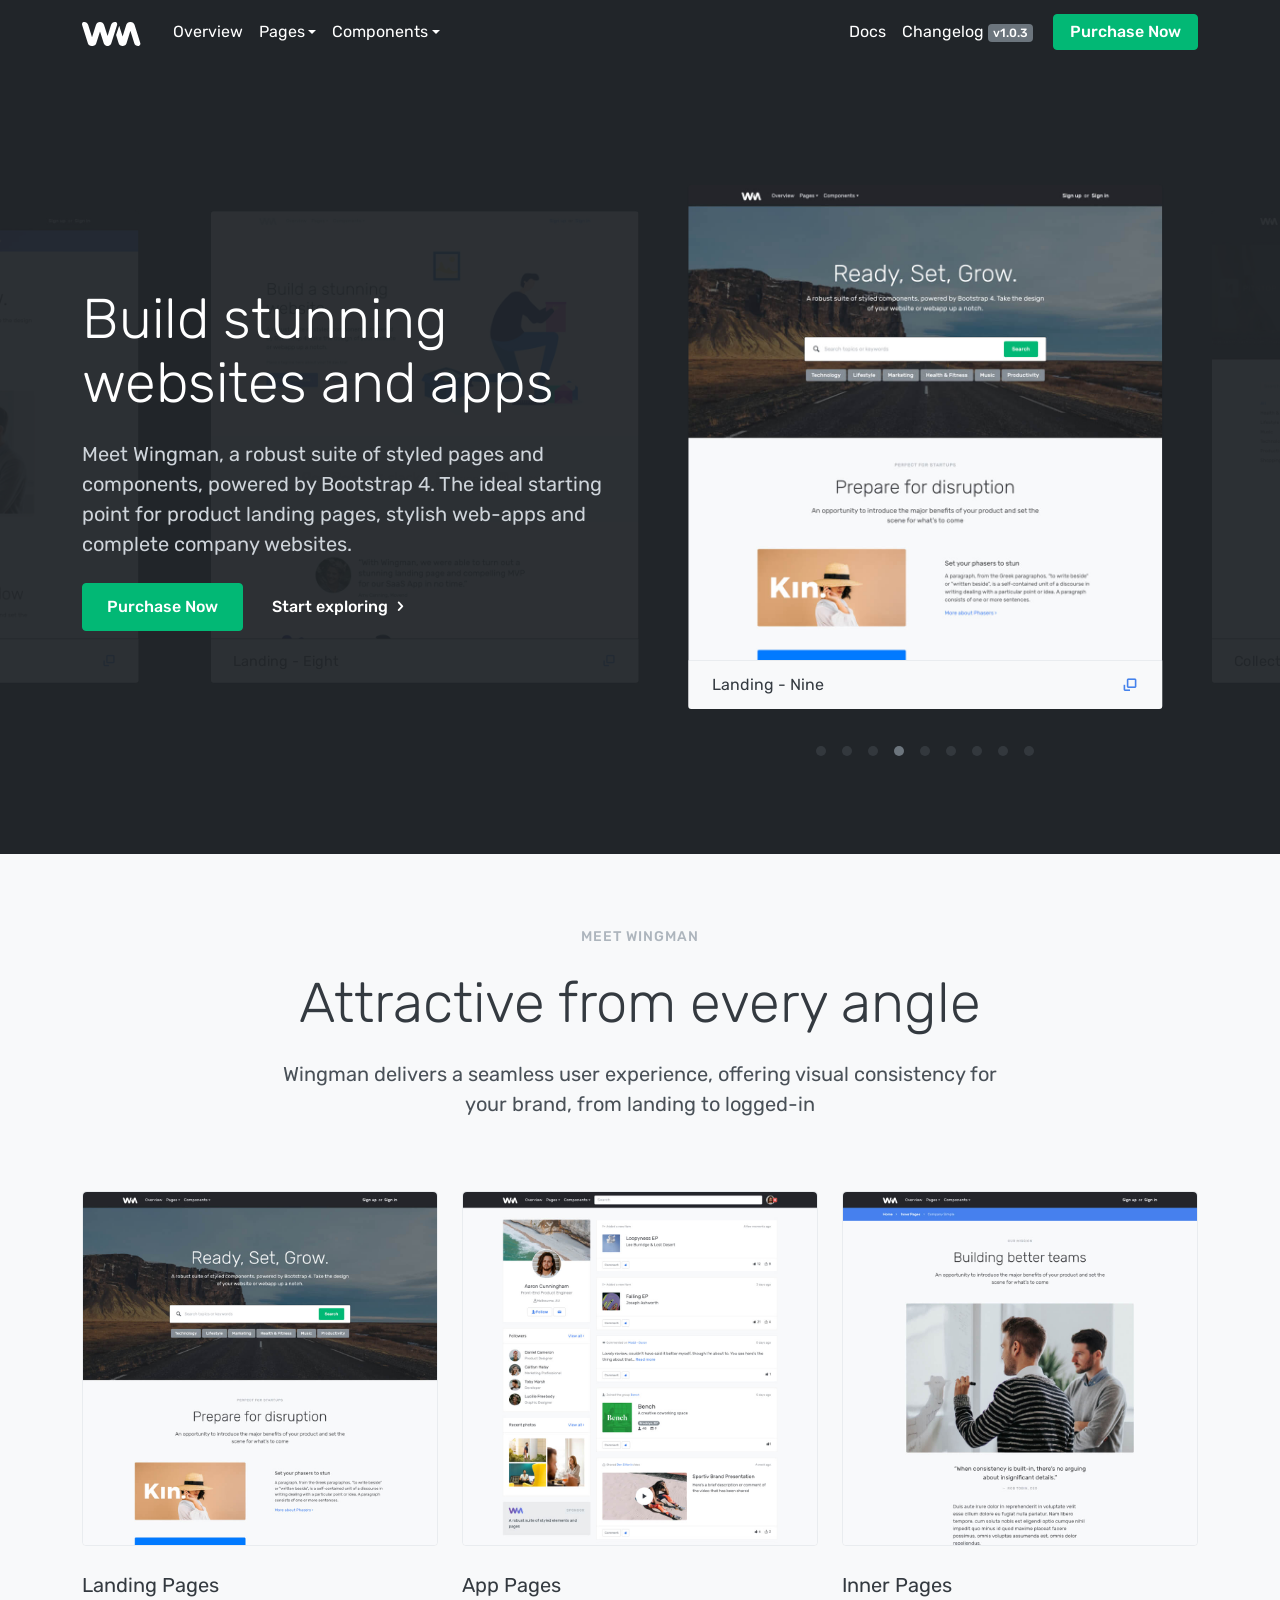
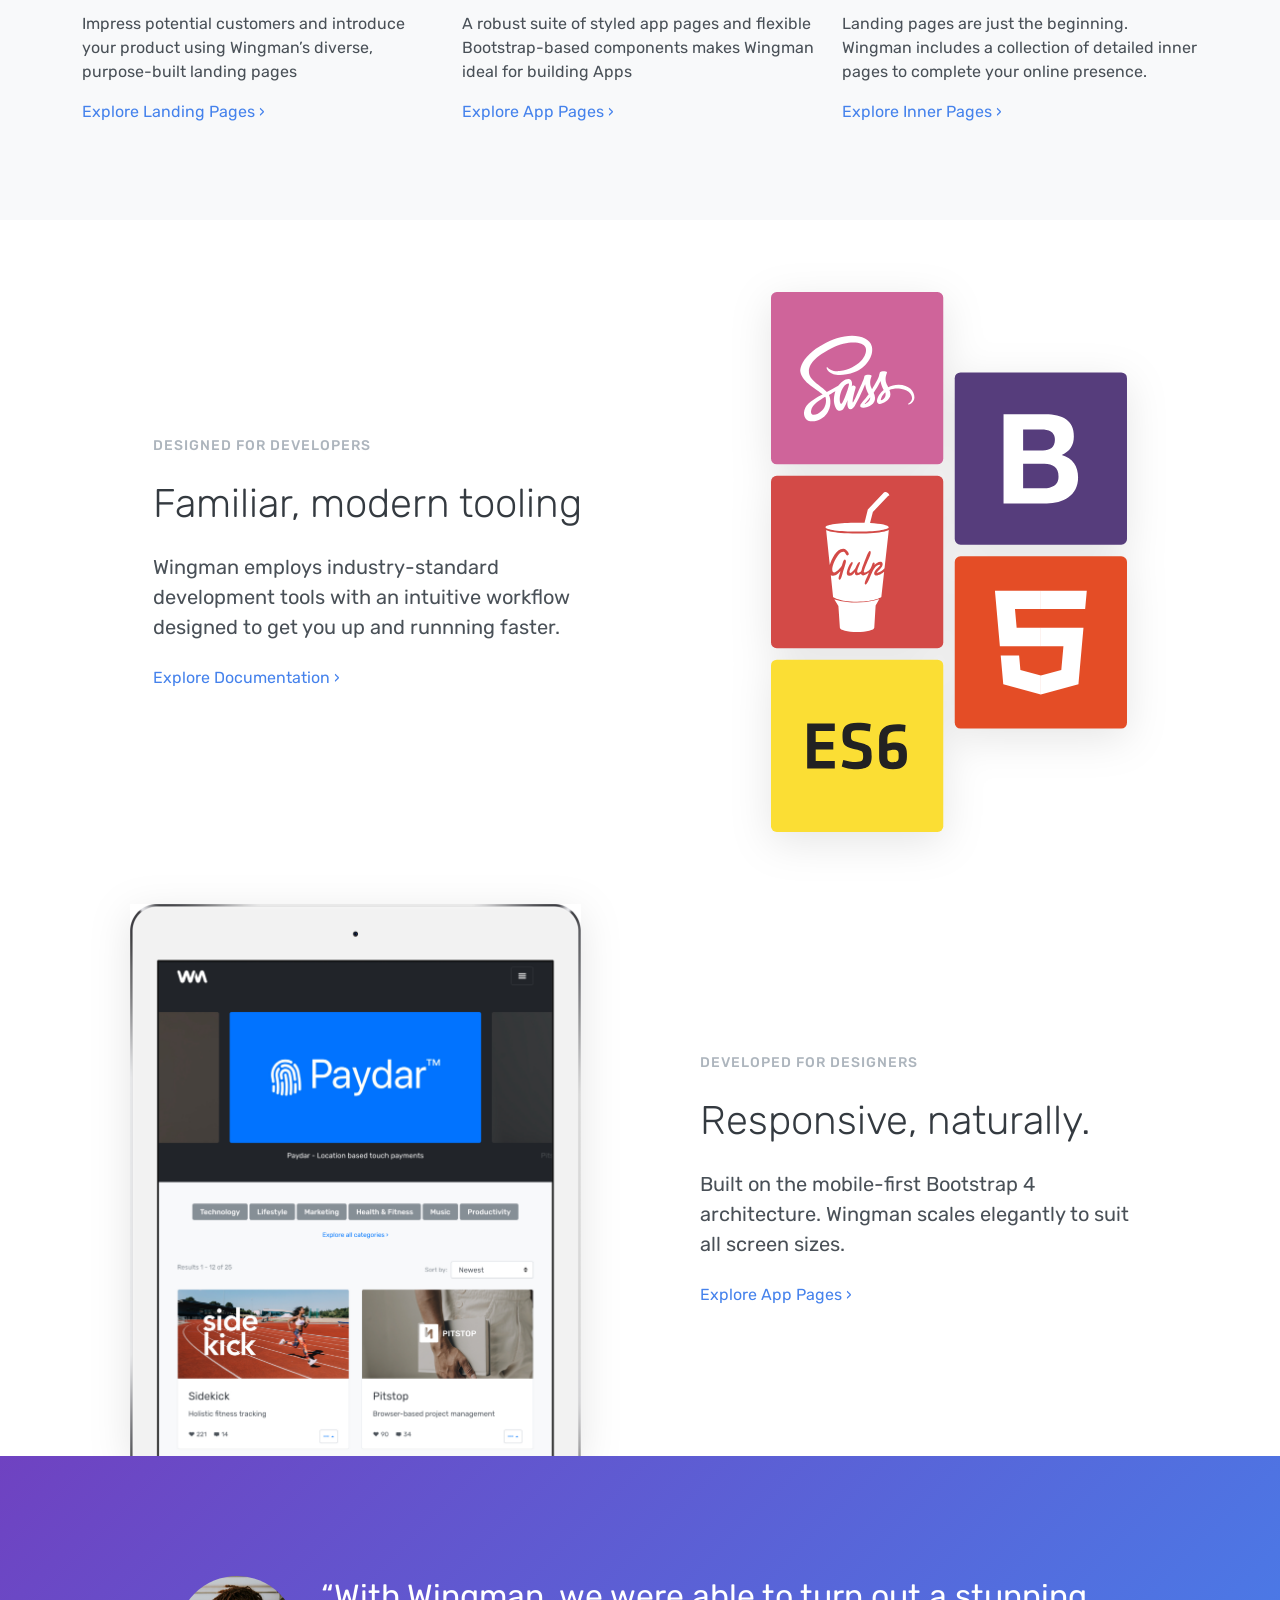
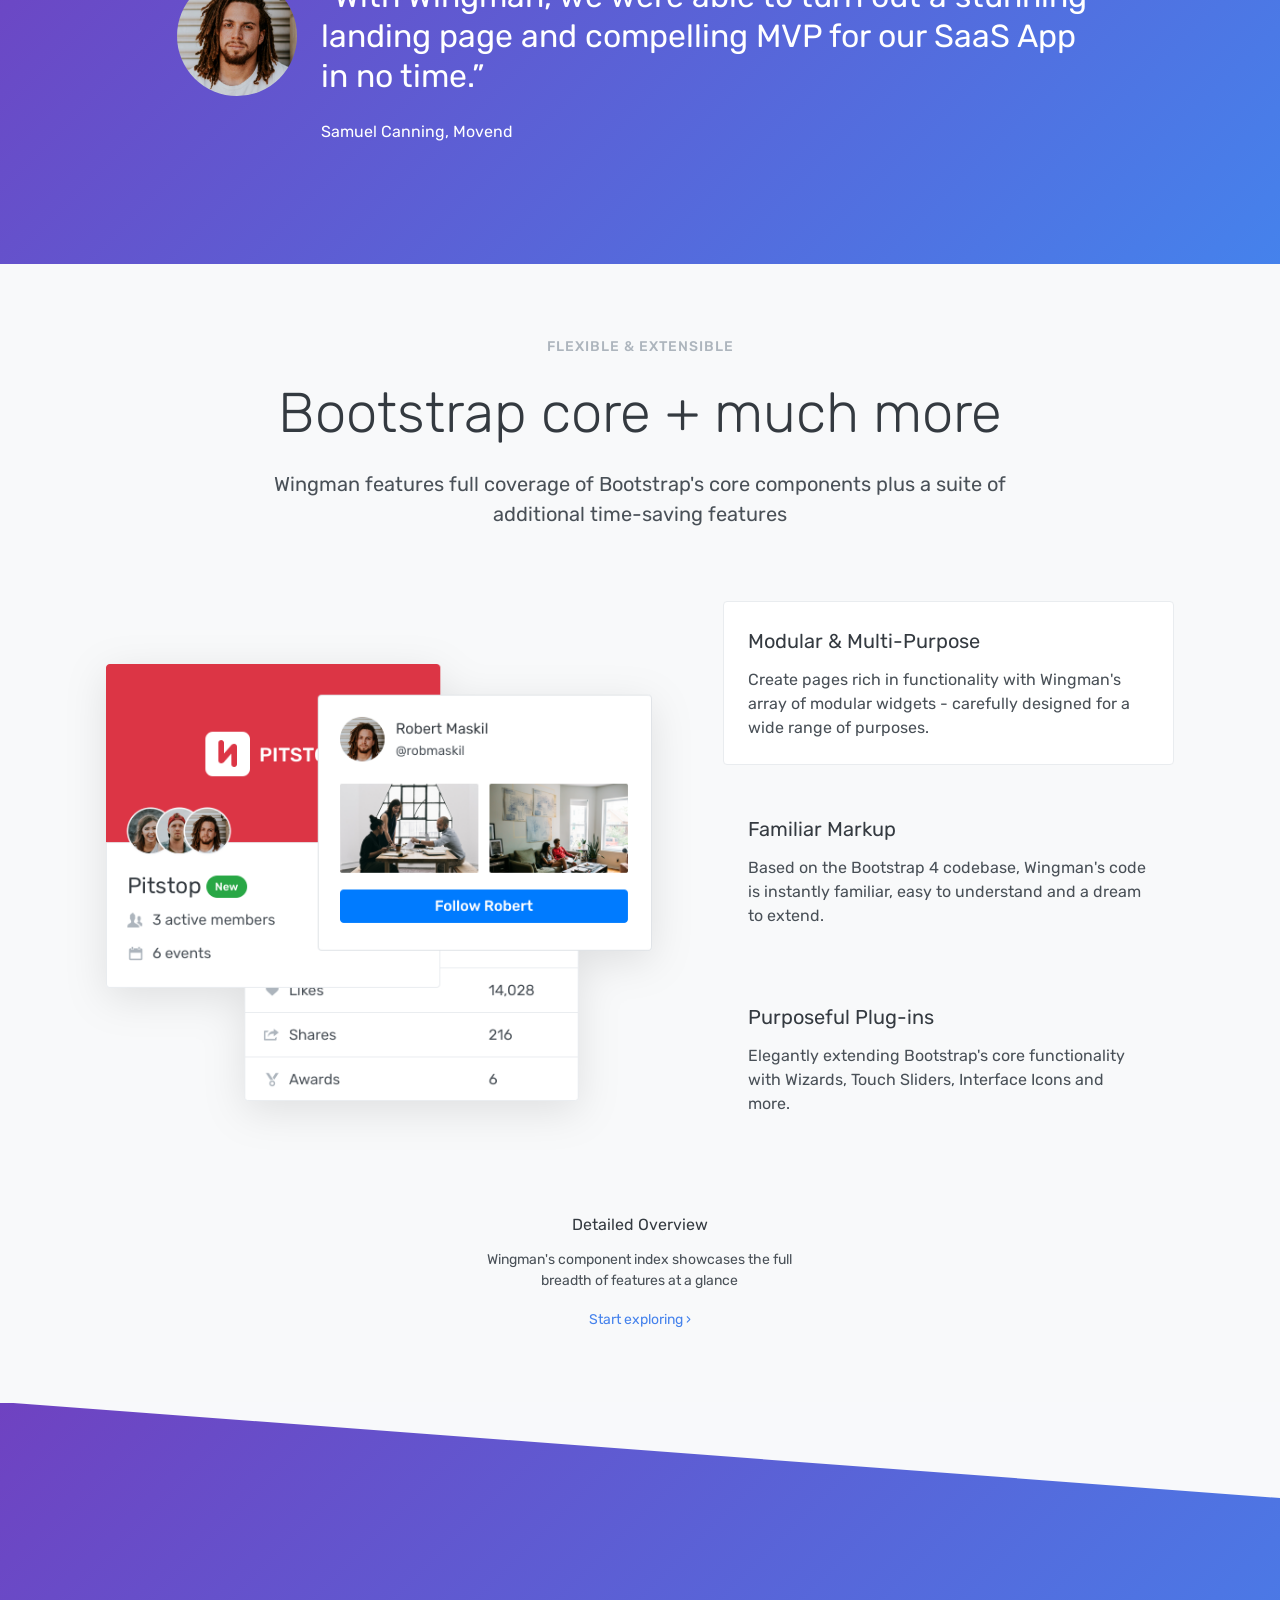
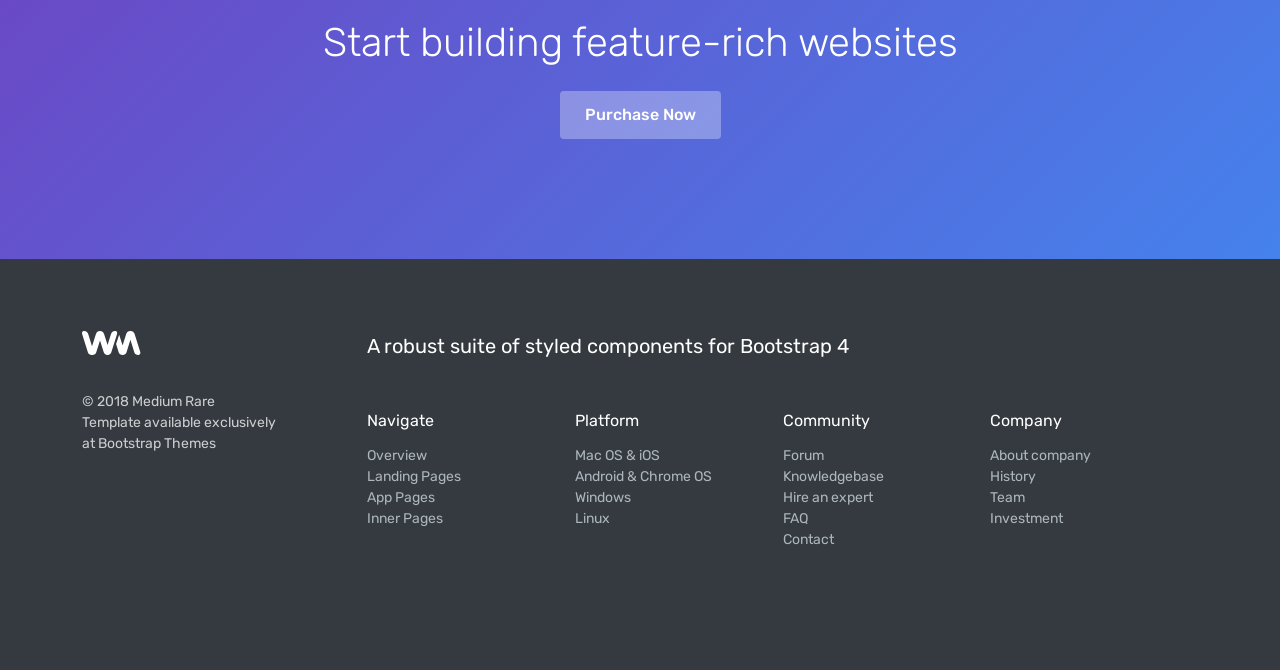
<file: GlobalOne.Umbraco/theme/pages/index.html>
<!doctype html>
<html lang="en">

    <head>
        <meta charset="utf-8">
        <title>Wingman Bootstrap Theme</title>
        <meta name="viewport" content="width=device-width, initial-scale=1.0">
        <meta name="description" content="A robust suite of app and landing page templates by Medium Rare">
        <link href="https://fonts.googleapis.com/css?family=Rubik:300,400,400i,500" rel="stylesheet">
        <link href="assets/css/socicon.css" rel="stylesheet" type="text/css" media="all" />
        <link href="assets/css/entypo.css" rel="stylesheet" type="text/css" media="all" />
        <link href="assets/css/theme.css" rel="stylesheet" type="text/css" media="all" />
    </head>

    <body>

        <div class="nav-container">
            <div class="bg-dark navbar-dark" data-sticky="top">
                <div class="container">
                    <nav class="navbar navbar-expand-lg">
                        <a class="navbar-brand" href="index.html">
                            <img alt="Wingman" src="assets/img/logo-white.svg" />
                        </a>
                        <button class="navbar-toggler" type="button" data-toggle="collapse" data-target="#navbarNav" aria-controls="navbarNav" aria-expanded="false" aria-label="Toggle navigation">
                            <i class="icon-menu h4"></i>
                        </button>
                        <div class="collapse navbar-collapse justify-content-between" id="navbarNav">
                            <ul class="navbar-nav">
                                <li class="nav-item">
                                    <a href="index.html" class="nav-link">Overview</a>
                                </li>
                                <li class="nav-item dropdown">
                                    <a class="nav-link dropdown-toggle" href="#" id="pagesDropdown" role="button" data-toggle="dropdown">Pages</a>
                                    <div class="dropdown-menu" aria-labelledby="pagesDropdown">

                                        <a class="dropdown-item" href="pages-landing.html">
                                            <span class="h6 mb-0">Landing Pages</span>
                                            <p class="text-small text-muted">Showcase your product in style</p>
                                        </a>

                                        <div class="dropdown-divider"></div>


                                        <a class="dropdown-item" href="pages-app.html">
                                            <span class="h6 mb-0">App Pages</span>
                                            <p class="text-small text-muted">Build detailed, functional web apps</p>
                                        </a>

                                        <div class="dropdown-divider"></div>


                                        <a class="dropdown-item" href="pages-inner.html">
                                            <span class="h6 mb-0">Inner Pages</span>
                                            <p class="text-small text-muted">Complete your online presence</p>
                                        </a>


                                    </div>
                                </li>
                                <li class="nav-item dropdown">
                                    <a class="nav-link dropdown-toggle" href="#" id="componentsDropdown" role="button" data-toggle="dropdown">Components</a>
                                    <div class="dropdown-menu" aria-labelledby="componentsDropdown">

                                        <a class="dropdown-item" href="components-bootstrap.html">Bootstrap</a>

                                        <a class="dropdown-item" href="components-wingman.html">Wingman</a>

                                    </div>
                                </li>
                            </ul>



                            <ul class="navbar-nav">
                                <li class="nav-item">
                                    <a href="documentation/index.html" class="nav-link">Docs</a>
                                </li>
                                <li class="nav-item">
                                    <a href="documentation/changelog.html" class="nav-link">Changelog <span class="badge badge-secondary mr-2">v1.0.3</span></a>
                                </li>
                                <li class="nav-item d-flex align-items-center">
                                    <a href="https://themes.getbootstrap.com/product/wingman-landing-page-app-template" class="btn btn-success">Purchase Now</a>
                                </li>
                            </ul>

                        </div>
                        <!--end nav collapse-->
                    </nav>
                </div>
                <!--end of container-->
            </div>
        </div>
        <div class="main-container">
            <section class="space-lg bg-dark overflow-hidden">
                <div class="container">
                    <div class="row align-items-center">
                        <div class="col-12 col-md-6 mb-5 mb-md-0 position-relative">
                            <h1 class="display-4">Build stunning websites and apps</h1>
                            <p class="lead">
                                Meet Wingman, a robust suite of styled pages and components, powered by Bootstrap 4. The ideal starting point for product landing pages, stylish web-apps and complete company websites.
                            </p>
                            <a href="https://themes.getbootstrap.com/product/wingman-landing-page-app-template" class="btn btn-lg btn-success">Purchase Now</a>
                            <a href="pages-landing.html" class="btn btn-lg btn-link text-white">Start exploring <i class="icon-chevron-right"></i></a>
                        </div>
                        <!--end of col-->
                        <div class="col-12 col-md-6">
                            <div class="main-carousel overflow-visible" data-flickity='{ "cellAlign": "center", "contain": true, "prevNextButtons": false, "pageDots":true, "wrapAround":true, "autoPlay":5000, "imagesLoaded":true, "initialIndex":3, "draggable":false }'>

                                <div class="carousel-cell col-11">
                                    <div class="card card-sm">
                                        <a href="landing-1.html">
                                            <img class="card-img-top" src="assets/img/overview/landing-1-hero.jpg" alt="Landing - One">
                                        </a>
                                        <div class="card-footer d-flex justify-content-between">
                                            <a href="landing-1.html" class="h6 m-0">Landing - One</a>
                                            <a target="_blank" href="landing-1.html" data-toggle="tooltip" data-placement="top" title="Open in new tab"><i class="icon-popup"></i></a>
                                        </div>
                                    </div>
                                </div>
                                <div class="carousel-cell col-11">
                                    <div class="card card-sm">
                                        <a href="landing-2.html">
                                            <img class="card-img-top" src="assets/img/overview/landing-2-hero.jpg" alt="Landing - Two">
                                        </a>
                                        <div class="card-footer d-flex justify-content-between">
                                            <a href="landing-2.html" class="h6 m-0">Landing - Two</a>
                                            <a target="_blank" href="landing-2.html" data-toggle="tooltip" data-placement="top" title="Open in new tab"><i class="icon-popup"></i></a>
                                        </div>
                                    </div>
                                </div>
                                <div class="carousel-cell col-11">
                                    <div class="card card-sm">
                                        <a href="landing-8.html">
                                            <img class="card-img-top" src="assets/img/overview/landing-8-hero.jpg" alt="Landing - Eight">
                                        </a>
                                        <div class="card-footer d-flex justify-content-between">
                                            <a href="landing-8.html" class="h6 m-0">Landing - Eight</a>
                                            <a target="_blank" href="landing-8.html" data-toggle="tooltip" data-placement="top" title="Open in new tab"><i class="icon-popup"></i></a>
                                        </div>
                                    </div>
                                </div>
                                <div class="carousel-cell col-11">
                                    <div class="card card-sm">
                                        <a href="landing-9.html">
                                            <img class="card-img-top" src="assets/img/overview/landing-9-hero.jpg" alt="Landing - Nine">
                                        </a>
                                        <div class="card-footer d-flex justify-content-between">
                                            <a href="landing-9.html" class="h6 m-0">Landing - Nine</a>
                                            <a target="_blank" href="landing-9.html" data-toggle="tooltip" data-placement="top" title="Open in new tab"><i class="icon-popup"></i></a>
                                        </div>
                                    </div>
                                </div>
                                <div class="carousel-cell col-11">
                                    <div class="card card-sm">
                                        <a href="app-collection-list.html">
                                            <img class="card-img-top" src="assets/img/overview/app-collection-list-hero.jpg" alt="Collection - List">
                                        </a>
                                        <div class="card-footer d-flex justify-content-between">
                                            <a href="app-collection-list.html" class="h6 m-0">Collection - List</a>
                                            <a target="_blank" href="app-collection-list.html" data-toggle="tooltip" data-placement="top" title="Open in new tab"><i class="icon-popup"></i></a>
                                        </div>
                                    </div>
                                </div>
                                <div class="carousel-cell col-11">
                                    <div class="card card-sm">
                                        <a href="app-docs-landing.html">
                                            <img class="card-img-top" src="assets/img/overview/app-docs-landing-hero.jpg" alt="Documentation - Landing">
                                        </a>
                                        <div class="card-footer d-flex justify-content-between">
                                            <a href="app-docs-landing.html" class="h6 m-0">Documentation - Landing</a>
                                            <a target="_blank" href="app-docs-landing.html" data-toggle="tooltip" data-placement="top" title="Open in new tab"><i class="icon-popup"></i></a>
                                        </div>
                                    </div>
                                </div>
                                <div class="carousel-cell col-11">
                                    <div class="card card-sm">
                                        <a href="app-discussion-list.html">
                                            <img class="card-img-top" src="assets/img/overview/app-discussion-list-hero.jpg" alt="Discussion - List">
                                        </a>
                                        <div class="card-footer d-flex justify-content-between">
                                            <a href="app-discussion-list.html" class="h6 m-0">Discussion - List</a>
                                            <a target="_blank" href="app-discussion-list.html" data-toggle="tooltip" data-placement="top" title="Open in new tab"><i class="icon-popup"></i></a>
                                        </div>
                                    </div>
                                </div>
                                <div class="carousel-cell col-11">
                                    <div class="card card-sm">
                                        <a href="app-profile-social.html">
                                            <img class="card-img-top" src="assets/img/overview/app-profile-social-hero.jpg" alt="Profile - Social">
                                        </a>
                                        <div class="card-footer d-flex justify-content-between">
                                            <a href="app-profile-social.html" class="h6 m-0">Profile - Social</a>
                                            <a target="_blank" href="app-profile-social.html" data-toggle="tooltip" data-placement="top" title="Open in new tab"><i class="icon-popup"></i></a>
                                        </div>
                                    </div>
                                </div>
                                <div class="carousel-cell col-11">
                                    <div class="card card-sm">
                                        <a href="app-project-detail.html">
                                            <img class="card-img-top" src="assets/img/overview/app-project-detail-hero.jpg" alt="Project - Detail">
                                        </a>
                                        <div class="card-footer d-flex justify-content-between">
                                            <a href="app-project-detail.html" class="h6 m-0">Project - Detail</a>
                                            <a target="_blank" href="app-project-detail.html" data-toggle="tooltip" data-placement="top" title="Open in new tab"><i class="icon-popup"></i></a>
                                        </div>
                                    </div>
                                </div>
                            </div>
                        </div>
                        <!--end of col-->
                    </div>
                    <!--end of row-->
                </div>
                <!--end of container-->
            </section>
            <!--end of section-->
            <section>
                <div class="container">
                    <div class="row justify-content-center text-center section-intro">
                        <div class="col-12 col-md-9 col-lg-8">
                            <span class="title-decorative">Meet Wingman</span>
                            <h2 class="display-4">Attractive from every angle</h2>
                            <span class="lead">Wingman delivers a seamless user experience, offering visual consistency for your brand, from landing to logged-in</span>

                        </div>
                        <!--end of col-->
                    </div>
                    <!--end of row-->
                    <ul class="row feature-list feature-list-sm">
                        <li class="col-12 col-md-4">
                            <a href="pages-landing.html" class="card">
                                <img alt="Image" src="assets/img/overview/landing-9-hero.jpg" class="img-fluid rounded" />
                            </a>
                            <h5>Landing Pages</h5>
                            <p>
                                Impress potential customers and introduce your product using Wingman’s diverse, purpose-built landing pages
                            </p>
                            <a href="pages-landing.html">Explore Landing Pages &rsaquo;</a>
                        </li>
                        <!--end of col-->
                        <li class="col-12 col-md-4">
                            <a href="pages-app.html" class="card">
                                <img alt="Image" src="assets/img/overview/app-profile-social-hero.jpg" class="img-fluid rounded" />
                            </a>
                            <h5>App Pages</h5>
                            <p>
                                A robust suite of styled app pages and flexible Bootstrap-based components makes Wingman ideal for building Apps
                            </p>
                            <a href="pages-app.html">Explore App Pages &rsaquo;</a>
                        </li>
                        <!--end of col-->
                        <li class="col-12 col-md-4">
                            <a href="pages-inner.html" class="card">
                                <img alt="Image" src="assets/img/overview/company-simple-hero.jpg" class="img-fluid rounded" />
                            </a>
                            <h5>Inner Pages</h5>
                            <p>
                                Landing pages are just the beginning. Wingman includes a collection of detailed inner pages to complete your online presence.
                            </p>
                            <a href="pages-inner.html">Explore Inner Pages &rsaquo;</a>
                        </li>
                        <!--end of col-->
                    </ul>
                    <!--end of row-->
                </div>
                <!--end of container-->
            </section>
            <!--end of section-->
            <section class="bg-white">
                <div class="container">
                    <div class="row justify-content-around align-items-center">
                        <div class="col-12 col-md-6 col-lg-5 text-center text-md-left section-intro">
                            <span class="title-decorative">Designed for Developers</span>
                            <h3 class="h1">Familiar, modern tooling</h3>
                            <span class="lead">
                                Wingman employs industry-standard development tools with an intuitive workflow designed to get you up and runnning faster.
                            </span>
                            <a href="#">Explore Documentation &rsaquo;</a>
                        </div>
                        <!--end of col-->
                        <div class="col-8 col-md-6 col-lg-4">
                            <img alt="Image" src="assets/img/graphic-developer-group.svg" class="img-fluid box-shadow" />
                        </div>
                        <!--end of col-->
                    </div>
                    <!--end of row-->
                </div>
                <!--end of container-->
            </section>
            <!--end of section-->
            <section class="bg-white flush-with-above pb-0">
                <div class="container">
                    <div class="row justify-content-around align-items-center">
                        <div class="col-12 col-md-5 order-md-2 mb-5 mb-md-0">
                            <span class="title-decorative">Developed for Designers</span>
                            <h5 class="h1">Responsive, naturally.</h5>
                            <p class="lead">
                                Built on the mobile-first Bootstrap 4 architecture. Wingman scales elegantly to suit all screen sizes.
                            </p>
                            <a href="pages-app.html">Explore App Pages &rsaquo;</a>
                        </div>
                        <!--end of col-->
                        <div class="col-12 col-md-5 order-md-1">
                            <a href="pages-app.html">
                                <img alt="Image" src="assets/img/graphic-intro-ipad.png" class="img-fluid box-shadow" />
                            </a>
                        </div>
                        <!--end of col-->
                    </div>
                    <!--end of row-->
                </div>
                <!--end of container-->
            </section>
            <!--end of section-->
            <section class="bg-gradient text-white space-lg">
                <div class="container">
                    <div class="row justify-content-center">
                        <div class="col-12 col-lg-10">
                            <div class="media">
                                <img alt="Image" src="assets/img/avatar-male-3.jpg" class="avatar avatar-lg" />
                                <div class="media-body">
                                    <p class="h2">
                                        “With Wingman, we were able to turn out a stunning landing page and compelling MVP for our SaaS App in no time.”
                                    </p>
                                    <span>Samuel Canning, Movend</span>
                                </div>
                            </div>
                        </div>
                        <!--end of col-->
                    </div>
                    <!--end of row-->
                </div>
                <!--end of container-->
            </section>
            <!--end of section-->
            <section>
                <div class="container">
                    <div class="row justify-content-center text-center section-intro">
                        <div class="col-12 col-md-9 col-lg-8">
                            <span class="title-decorative">Flexible &amp; Extensible</span>
                            <h2 class="display-4">Bootstrap core + much more</h2>
                            <span class="lead">Wingman features full coverage of Bootstrap's core components plus a suite of additional time-saving features</span>

                        </div>
                        <!--end of col-->
                    </div>
                    <!--end of row-->
                    <div class="row justify-content-around align-items-center">
                        <div class="col-12 col-md-6 col-lg-5 order-md-2">
                            <ul class="nav" id="myTab" role="tablist">
                                <li>
                                    <div class="active card" id="tab-1" data-toggle="tab" href="#home" role="tab" aria-controls="home" aria-selected="true">
                                        <div class="card-body">
                                            <h5>Modular &amp; Multi-Purpose</h5>
                                            <p>
                                                Create pages rich in functionality with Wingman's array of modular widgets - carefully designed for a wide range of purposes.
                                            </p>
                                        </div>
                                    </div>
                                </li>
                                <li>
                                    <div class="card" id="tab-2" data-toggle="tab" href="#profile" role="tab" aria-controls="profile" aria-selected="false">
                                        <div class="card-body">
                                            <h5>Familiar Markup</h5>
                                            <p>
                                                Based on the Bootstrap 4 codebase, Wingman's code is instantly familiar, easy to understand and a dream to extend.
                                            </p>
                                        </div>
                                    </div>
                                </li>
                                <li>
                                    <div class="card" id="tab-3" data-toggle="tab" href="#contact" role="tab" aria-controls="contact" aria-selected="false">
                                        <div class="card-body">
                                            <h5>Purposeful Plug-ins</h5>
                                            <p>
                                                Elegantly extending Bootstrap's core functionality with Wizards, Touch Sliders, Interface Icons and more.
                                            </p>
                                        </div>
                                    </div>
                                </li>
                            </ul>
                        </div>
                        <!--end of col-->
                        <div class="col-12 col-md-6 order-md-1">
                            <div class="tab-content" id="myTabContent">
                                <div class="tab-pane fade show active" id="home" role="tabpanel" aria-labelledby="tab-1">
                                    <img alt="Image" class="img-fluid box-shadow" src="assets/img/graphic-intro-widgets.png" />
                                </div>
                                <div class="tab-pane fade" id="profile" role="tabpanel" aria-labelledby="tab-2">
                                    <img alt="Image" class="img-fluid box-shadow" src="assets/img/graphic-intro-code.png" />
                                </div>
                                <div class="tab-pane fade" id="contact" role="tabpanel" aria-labelledby="tab-3">
                                    <img alt="Image" class="img-fluid box-shadow" src="assets/img/graphic-intro-plugins.png" />
                                </div>
                            </div>
                        </div>
                        <!--end of col-->
                    </div>
                    <!--end of row-->
                    <div class="row justify-content-center text-center section-outro">
                        <div class="col-lg-4 col-md-5">
                            <h6>Detailed Overview</h6>
                            <p>Wingman's component index showcases the full breadth of features at a glance</p>
                            <a href="components-bootstrap.html">Start exploring &rsaquo;</a>
                        </div>
                        <!--end of col-->
                    </div>
                    <!--end of row-->
                </div>
                <!--end of container-->
            </section>
            <!--end of section-->
            <section class="bg-gradient p-0 text-white">
                <svg class="decorative-divider" preserveAspectRatio="none" viewbox=" 0 0 100 100">
                    <polygon fill="#F8F9FB" points="0 0 100 0 100 100"></polygon>
                </svg>
                <div class="container space-lg">
                    <div class="row text-center">
                        <div class="col">
                            <h3 class="h1">Start building feature-rich websites</h3>
                            <a href="https://themes.getbootstrap.com/product/wingman-landing-page-app-template" class="btn btn-lg btn-light">Purchase Now</a>
                        </div>
                        <!--end of col-->
                    </div>
                    <!--end of row-->
                </div>
                <!--end of container-->
            </section>
            <!--end of section-->
            <footer class="bg-gray text-light footer-long">
                <div class="container">
                    <div class="row">
                        <div class="col-12 col-md-3">
                            <img alt="Image" src="assets/img/logo-white.svg" class="mb-4" />
                            <p class="text-muted">
                                &copy; 2018 Medium Rare
                                <br />Template available exclusively
                                <br />at Bootstrap Themes
                            </p>
                        </div>
                        <!--end of col-->
                        <div class="col-12 col-md-9">
                            <span class="h5">A robust suite of styled components for Bootstrap 4</span>
                            <div class="row no-gutters">
                                <div class="col-6 col-lg-3">
                                    <h6>Navigate</h6>
                                    <ul class="list-unstyled">
                                        <li>
                                            <a href="index.html">Overview</a>
                                        </li>
                                        <li>
                                            <a href="pages-landing.html">Landing Pages</a>
                                        </li>
                                        <li>
                                            <a href="pages-app.html">App Pages</a>
                                        </li>
                                        <li>
                                            <a href="pages-inner.html">Inner Pages</a>
                                        </li>
                                    </ul>
                                </div>
                                <!--end of col-->
                                <div class="col-6 col-lg-3">
                                    <h6>Platform</h6>
                                    <ul class="list-unstyled">
                                        <li>
                                            <a href="#">Mac OS &amp; iOS</a>
                                        </li>
                                        <li>
                                            <a href="#">Android &amp; Chrome OS</a>
                                        </li>
                                        <li>
                                            <a href="#">Windows</a>
                                        </li>
                                        <li>
                                            <a href="#">Linux</a>
                                        </li>
                                    </ul>
                                </div>
                                <!--end of col-->
                                <div class="col-6 col-lg-3">
                                    <h6>Community</h6>
                                    <ul class="list-unstyled">
                                        <li>
                                            <a href="#">Forum</a>
                                        </li>
                                        <li>
                                            <a href="#">Knowledgebase</a>
                                        </li>
                                        <li>
                                            <a href="#">Hire an expert</a>
                                        </li>
                                        <li>
                                            <a href="#">FAQ</a>
                                        </li>
                                        <li>
                                            <a href="#">Contact</a>
                                        </li>
                                    </ul>
                                </div>
                                <!--end of col-->
                                <div class="col-6 col-lg-3">
                                    <h6>Company</h6>
                                    <ul class="list-unstyled">
                                        <li>
                                            <a href="#">About company</a>
                                        </li>
                                        <li>
                                            <a href="#">History</a>
                                        </li>
                                        <li>
                                            <a href="#">Team</a>
                                        </li>
                                        <li>
                                            <a href="#">Investment</a>
                                        </li>
                                    </ul>
                                </div>
                                <!--end of col-->
                            </div>
                            <!--end of row-->
                        </div>
                        <!--end of col-->
                    </div>
                    <!--end of row-->
                </div>
                <!--end of container-->
            </footer>
        </div>



        <script type="text/javascript" src="assets/js/jquery.min.js"></script>
        <script type="text/javascript" src="assets/js/popper.min.js"></script>
        <script type="text/javascript" src="assets/js/jquery.smartWizard.min.js"></script>
        <script type="text/javascript" src="assets/js/flickity.pkgd.min.js"></script>
        <script type="text/javascript" src="assets/js/scrollMonitor.js"></script>
        <script type="text/javascript" src="assets/js/smooth-scroll.polyfills.js"></script>
        <script type="text/javascript" src="assets/js/prism.js"></script>
        <script type="text/javascript" src="assets/js/zoom.min.js"></script>
        <script type="text/javascript" src="assets/js/bootstrap.js"></script>
        <script type="text/javascript" src="assets/js/theme.js"></script>

    </body>

</html>
</file>
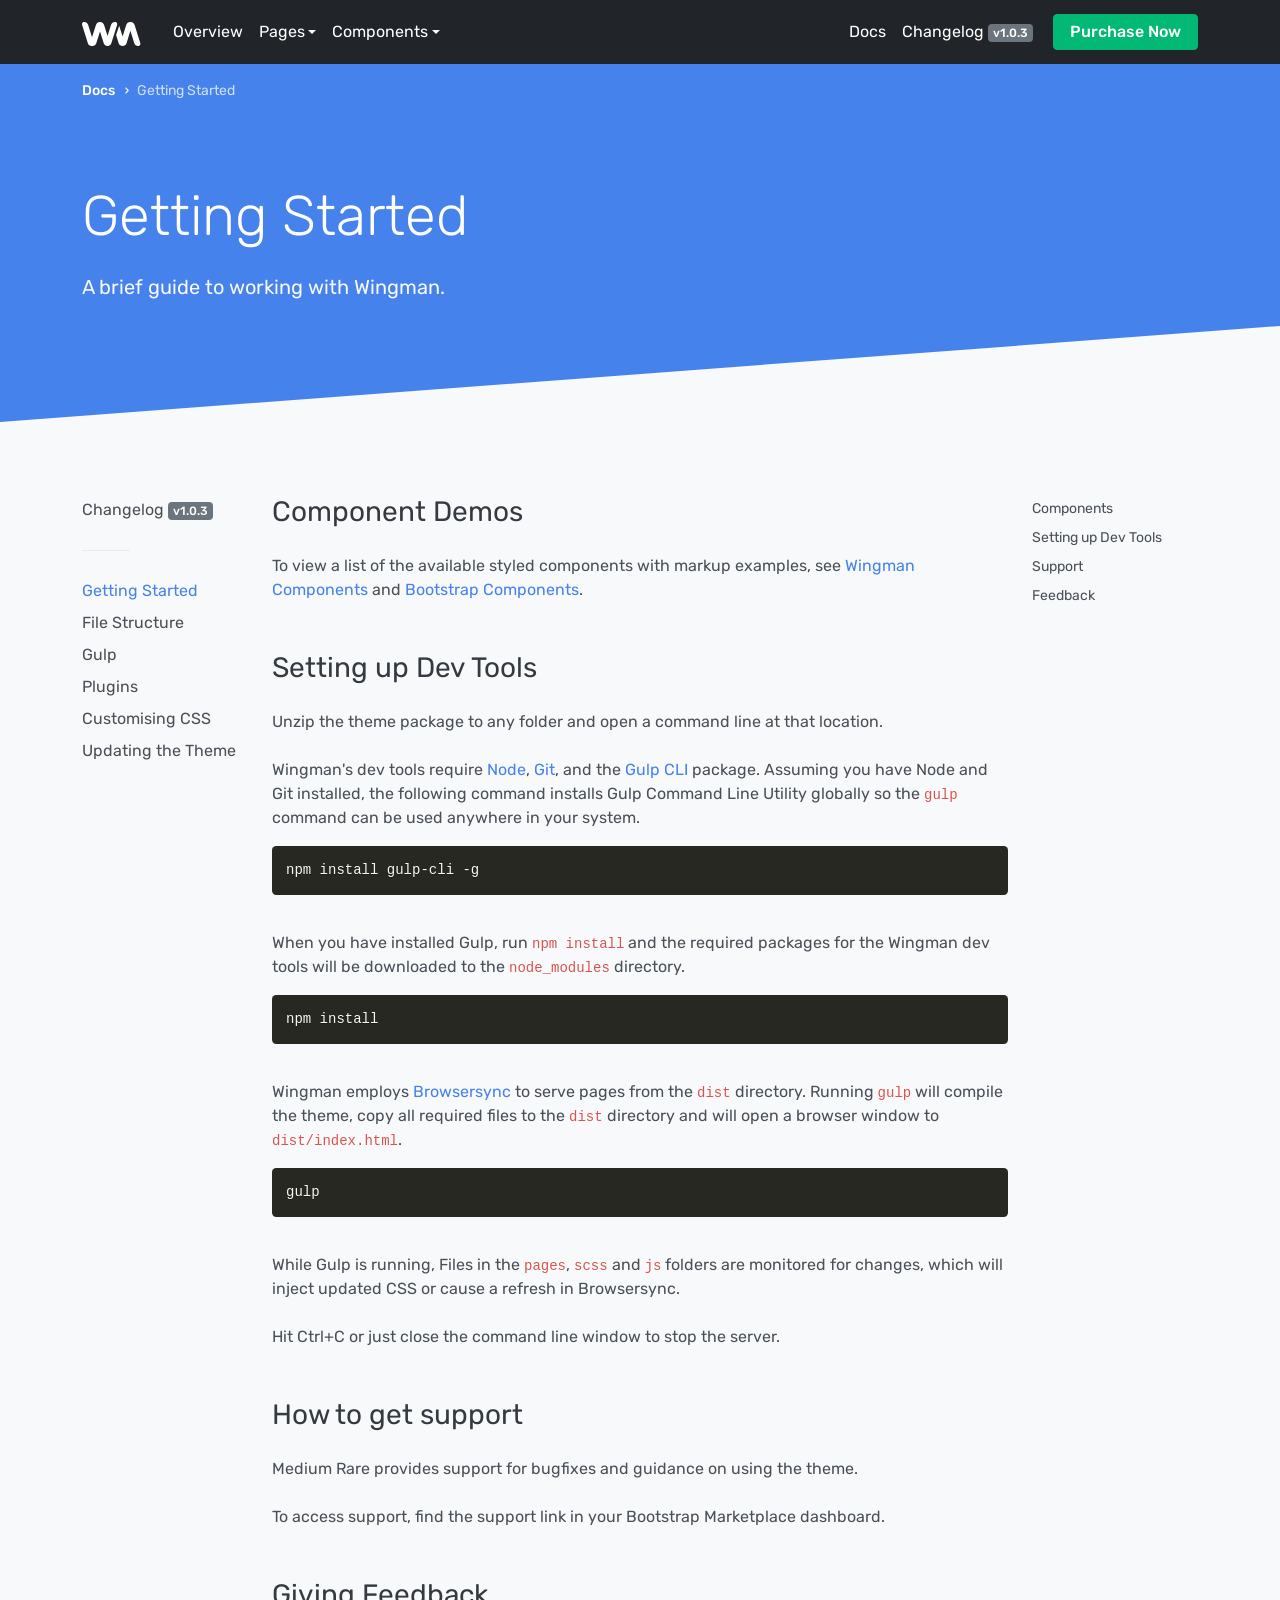
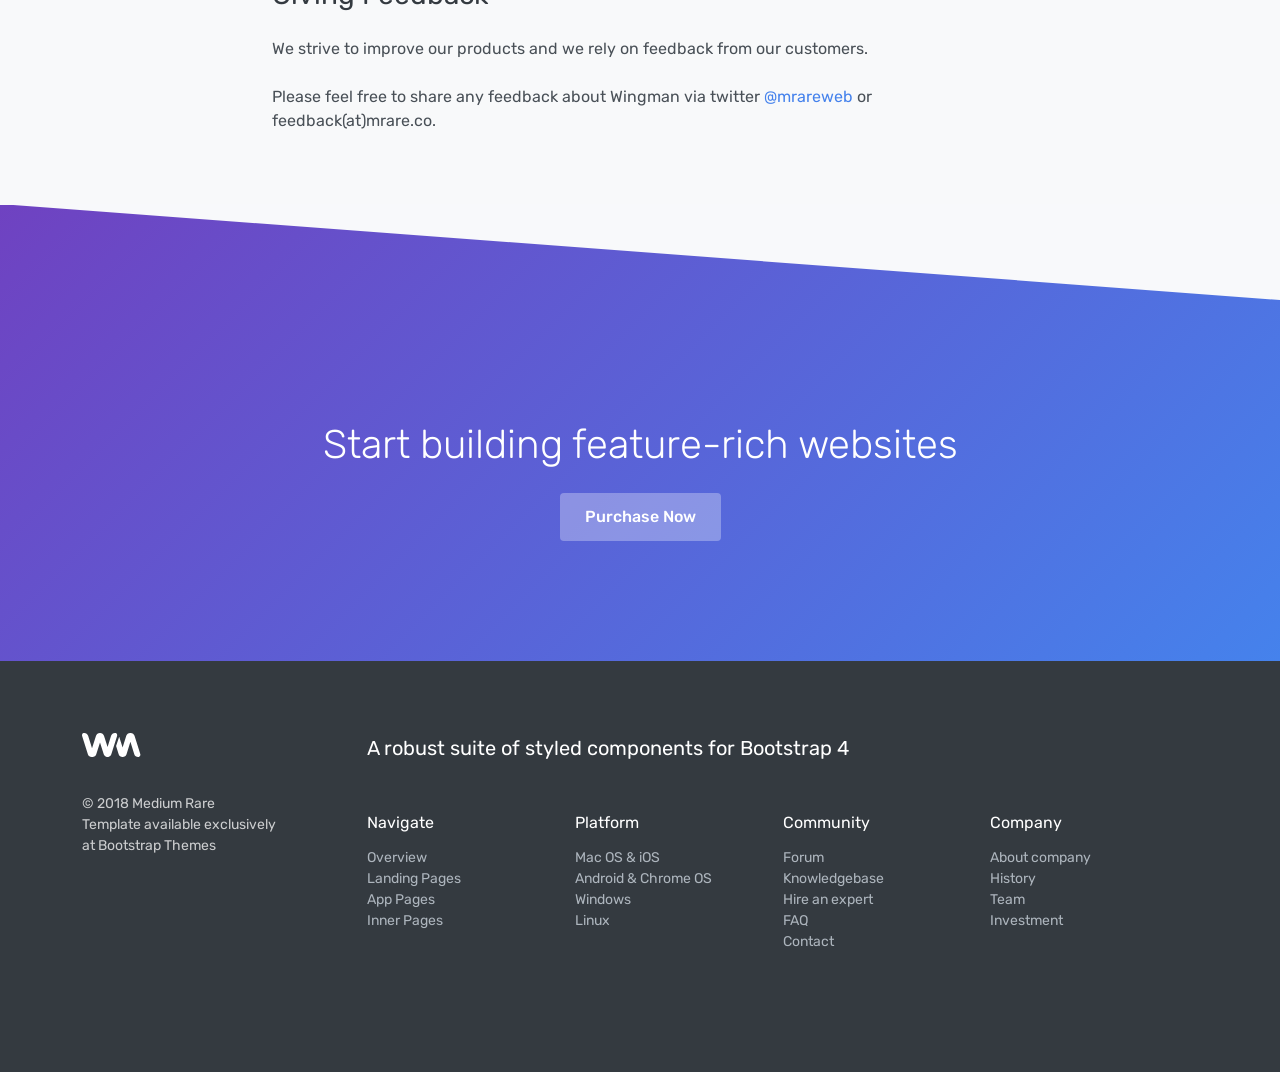
<file: GlobalOne.Umbraco/theme/pages/documentation/index.html>
<!doctype html>
<html lang="en">

    <head>
        <meta charset="utf-8">
        <title>Wingman Bootstrap Theme</title>
        <meta name="viewport" content="width=device-width, initial-scale=1.0">
        <meta name="description" content="A robust suite of app and landing page templates by Medium Rare">
        <link href="https://fonts.googleapis.com/css?family=Rubik:300,400,400i,500" rel="stylesheet">
        <link href="../assets/css/socicon.css" rel="stylesheet" type="text/css" media="all" />
        <link href="../assets/css/entypo.css" rel="stylesheet" type="text/css" media="all" />
        <link href="../assets/css/theme.css" rel="stylesheet" type="text/css" media="all" />
    </head>

    <body data-spy="scroll" data-target="#nav-components" data-offset="112" data-smooth-scroll-offset="112">

        <div class="nav-container">
            <div class="bg-dark navbar-dark" data-sticky="top">
                <div class="container">
                    <nav class="navbar navbar-expand-lg">
                        <a class="navbar-brand" href="../index.html">
                            <img alt="Wingman" src="../assets/img/logo-white.svg" />
                        </a>
                        <button class="navbar-toggler" type="button" data-toggle="collapse" data-target="#navbarNav" aria-controls="navbarNav" aria-expanded="false" aria-label="Toggle navigation">
                            <i class="icon-menu h4"></i>
                        </button>
                        <div class="collapse navbar-collapse justify-content-between" id="navbarNav">
                            <ul class="navbar-nav">
                                <li class="nav-item">
                                    <a href="../index.html" class="nav-link">Overview</a>
                                </li>
                                <li class="nav-item dropdown">
                                    <a class="nav-link dropdown-toggle" href="#" id="pagesDropdown" role="button" data-toggle="dropdown">Pages</a>
                                    <div class="dropdown-menu" aria-labelledby="pagesDropdown">

                                        <a class="dropdown-item" href="../pages-landing.html">
                                            <span class="h6 mb-0">Landing Pages</span>
                                            <p class="text-small text-muted">Showcase your product in style</p>
                                        </a>

                                        <div class="dropdown-divider"></div>


                                        <a class="dropdown-item" href="../pages-app.html">
                                            <span class="h6 mb-0">App Pages</span>
                                            <p class="text-small text-muted">Build detailed, functional web apps</p>
                                        </a>

                                        <div class="dropdown-divider"></div>


                                        <a class="dropdown-item" href="../pages-inner.html">
                                            <span class="h6 mb-0">Inner Pages</span>
                                            <p class="text-small text-muted">Complete your online presence</p>
                                        </a>


                                    </div>
                                </li>
                                <li class="nav-item dropdown">
                                    <a class="nav-link dropdown-toggle" href="#" id="componentsDropdown" role="button" data-toggle="dropdown">Components</a>
                                    <div class="dropdown-menu" aria-labelledby="componentsDropdown">

                                        <a class="dropdown-item" href="../components-bootstrap.html">Bootstrap</a>

                                        <a class="dropdown-item" href="../components-wingman.html">Wingman</a>

                                    </div>
                                </li>
                            </ul>



                            <ul class="navbar-nav">
                                <li class="nav-item">
                                    <a href="index.html" class="nav-link">Docs</a>
                                </li>
                                <li class="nav-item">
                                    <a href="changelog.html" class="nav-link">Changelog <span class="badge badge-secondary mr-2">v1.0.3</span></a>
                                </li>
                                <li class="nav-item d-flex align-items-center">
                                    <a href="https://themes.getbootstrap.com/product/wingman-landing-page-app-template" class="btn btn-success">Purchase Now</a>
                                </li>
                            </ul>

                        </div>
                        <!--end nav collapse-->
                    </nav>
                </div>
                <!--end of container-->
            </div>
        </div>
        <div class="main-container">

            <nav aria-label="breadcrumb" role="navigation" class="text-white position-absolute">
                <div class="container">
                    <div class="row justify-content-center">
                        <div class="col">
                            <ol class="breadcrumb">
                                <li class="breadcrumb-item"><a href="index.html">Docs</a>
                                </li>



                                <li class="breadcrumb-item active" aria-current="page">Getting Started</li>
                            </ol>
                        </div>
                        <!--end of col-->
                    </div>
                    <!--end of row-->
                </div>
                <!--end of container-->
            </nav>
            <section class="bg-primary text-light p-0">
                <div class="container">
                    <div class="row">
                        <div class="col-12 col-md-6">
                            <div class="space-lg pb-0">
                                <h1 class="display-4">Getting Started</h1>
                                <span class="lead">
                                    A brief guide to working with Wingman.
                                </span>
                            </div>
                        </div>
                        <!--end of col-->
                    </div>
                    <!--end of row-->
                </div>
                <!--end of container-->
                <svg class="decorative-divider" preserveAspectRatio="none" viewbox="0 0 100 100">
                    <polygon fill="#F8F9FB" points="0 100 100 100 100 0"></polygon>
                </svg>
            </section>
            <!--end of section-->
            <section>
                <div class="container">
                    <div class="row">
                        <div class="col-12 col-md-2 mb-5">
                            <nav class="nav flex-md-column">
                                <a href="changelog.html" class="nav-link">Changelog <span class="badge badge-secondary">v1.0.3</span></a>
                            </nav>
                            <hr class="short">
                            <nav class="nav flex-md-column mb-2">


                                <a href="index.html" class="active nav-link">Getting Started</a>


                                <a href="file-structure.html" class="nav-link">File Structure</a>


                                <a href="gulp.html" class="nav-link">Gulp</a>


                                <a href="plugins.html" class="nav-link">Plugins</a>


                                <a href="customising-css.html" class="nav-link">Customising CSS</a>


                                <a href="updating.html" class="nav-link">Updating the Theme</a>

                            </nav>

                        </div>
                        <!--end of col-->
                        <div class="col-12 col-md-8">

                            <article id="components">
                                <h3>
                                    <p>Component Demos</p>
                                </h3>
                                <div>
                                    <p>To view a list of the available styled components with markup examples, see <a href="../components-wingman.html">Wingman Components</a> and <a href="../components-bootstrap.html">Bootstrap Components</a>.</p>

                                </div>
                            </article>

                            <article id="setting-up-dev-tools">
                                <h3>
                                    <p>Setting up Dev Tools</p>
                                </h3>
                                <div>
                                    <p>Unzip the theme package to any folder and open a command line at that location.</p>
                                    <p>Wingman&#39;s dev tools require <a href="https://nodejs.org/">Node</a>, <a href="https://www.atlassian.com/git/tutorials/install-git">Git</a>, and the <a href="https://gulpjs.com/">Gulp CLI</a> package. Assuming you have
                                        Node and Git installed, the following command installs Gulp Command Line Utility globally so the <code>gulp</code> command can be used anywhere in your system.</p>
                                    <pre><code class="lang-bash">npm install gulp-cli -g
</code></pre>
                                    <p>When you have installed Gulp, run <code>npm install</code> and the required packages for the Wingman dev tools will be downloaded to the <code>node_modules</code> directory.</p>
                                    <pre><code class="lang-bash">npm install
</code></pre>
                                    <p>Wingman employs <a href="https://www.browsersync.io/">Browsersync</a> to serve pages from the <code>dist</code> directory. Running <code>gulp</code> will compile the theme, copy all required files to the <code>dist</code> directory
                                        and will open a browser window to <code>dist/index.html</code>.</p>
                                    <pre><code class="lang-bash">gulp
</code></pre>
                                    <p>While Gulp is running, Files in the <code>pages</code>, <code>scss</code> and <code>js</code> folders are monitored for changes, which will inject updated CSS or cause a refresh in Browsersync.</p>
                                    <p>Hit Ctrl+C or just close the command line window to stop the server.</p>

                                </div>
                            </article>

                            <article id="support">
                                <h3>
                                    <p>How to get support</p>
                                </h3>
                                <div>
                                    <p>Medium Rare provides support for bugfixes and guidance on using the theme.</p>
                                    <p>To access support, find the support link in your Bootstrap Marketplace dashboard.</p>

                                </div>
                            </article>

                            <article id="feedback">
                                <h3>
                                    <p>Giving Feedback</p>
                                </h3>
                                <div>
                                    <p>We strive to improve our products and we rely on feedback from our customers.</p>
                                    <p>Please feel free to share any feedback about Wingman via twitter <a href="https://twitter.com/mrareweb">@mrareweb</a> or feedback(at)mrare.co.</p>

                                </div>
                            </article>

                        </div>
                        <div class="col">
                            <nav id="nav-components" class="nav flex-md-column" data-sticky="below-nav">

                                <a data-smooth-scroll href="#components" class="nav-link text-small">Components</a>

                                <a data-smooth-scroll href="#setting-up-dev-tools" class="nav-link text-small">Setting up Dev Tools</a>

                                <a data-smooth-scroll href="#support" class="nav-link text-small">Support</a>

                                <a data-smooth-scroll href="#feedback" class="nav-link text-small">Feedback</a>

                            </nav>
                        </div>
                    </div>
                    <!--end of row-->
                </div>
                <!--end of container-->
            </section>
            <!--end of section-->
            <section class="bg-gradient p-0 text-white">
                <svg class="decorative-divider" preserveAspectRatio="none" viewbox=" 0 0 100 100">
                    <polygon fill="#F8F9FB" points="0 0 100 0 100 100"></polygon>
                </svg>
                <div class="container space-lg">
                    <div class="row text-center">
                        <div class="col">
                            <h3 class="h1">Start building feature-rich websites</h3>
                            <a href="https://themes.getbootstrap.com/product/wingman-landing-page-app-template" class="btn btn-lg btn-light">Purchase Now</a>
                        </div>
                        <!--end of col-->
                    </div>
                    <!--end of row-->
                </div>
                <!--end of container-->
            </section>
            <!--end of section-->
            <footer class="bg-gray text-light footer-long">
                <div class="container">
                    <div class="row">
                        <div class="col-12 col-md-3">
                            <img alt="Image" src="../assets/img/logo-white.svg" class="mb-4" />
                            <p class="text-muted">
                                &copy; 2018 Medium Rare
                                <br />Template available exclusively
                                <br />at Bootstrap Themes
                            </p>
                        </div>
                        <!--end of col-->
                        <div class="col-12 col-md-9">
                            <span class="h5">A robust suite of styled components for Bootstrap 4</span>
                            <div class="row no-gutters">
                                <div class="col-6 col-lg-3">
                                    <h6>Navigate</h6>
                                    <ul class="list-unstyled">
                                        <li>
                                            <a href="index.html">Overview</a>
                                        </li>
                                        <li>
                                            <a href="pages-landing.html">Landing Pages</a>
                                        </li>
                                        <li>
                                            <a href="pages-app.html">App Pages</a>
                                        </li>
                                        <li>
                                            <a href="pages-inner.html">Inner Pages</a>
                                        </li>
                                    </ul>
                                </div>
                                <!--end of col-->
                                <div class="col-6 col-lg-3">
                                    <h6>Platform</h6>
                                    <ul class="list-unstyled">
                                        <li>
                                            <a href="#">Mac OS &amp; iOS</a>
                                        </li>
                                        <li>
                                            <a href="#">Android &amp; Chrome OS</a>
                                        </li>
                                        <li>
                                            <a href="#">Windows</a>
                                        </li>
                                        <li>
                                            <a href="#">Linux</a>
                                        </li>
                                    </ul>
                                </div>
                                <!--end of col-->
                                <div class="col-6 col-lg-3">
                                    <h6>Community</h6>
                                    <ul class="list-unstyled">
                                        <li>
                                            <a href="#">Forum</a>
                                        </li>
                                        <li>
                                            <a href="#">Knowledgebase</a>
                                        </li>
                                        <li>
                                            <a href="#">Hire an expert</a>
                                        </li>
                                        <li>
                                            <a href="#">FAQ</a>
                                        </li>
                                        <li>
                                            <a href="#">Contact</a>
                                        </li>
                                    </ul>
                                </div>
                                <!--end of col-->
                                <div class="col-6 col-lg-3">
                                    <h6>Company</h6>
                                    <ul class="list-unstyled">
                                        <li>
                                            <a href="#">About company</a>
                                        </li>
                                        <li>
                                            <a href="#">History</a>
                                        </li>
                                        <li>
                                            <a href="#">Team</a>
                                        </li>
                                        <li>
                                            <a href="#">Investment</a>
                                        </li>
                                    </ul>
                                </div>
                                <!--end of col-->
                            </div>
                            <!--end of row-->
                        </div>
                        <!--end of col-->
                    </div>
                    <!--end of row-->
                </div>
                <!--end of container-->
            </footer>
        </div>


        <script type="text/javascript" src="../assets/js/jquery.min.js"></script>
        <script type="text/javascript" src="../assets/js/popper.min.js"></script>
        <script type="text/javascript" src="../assets/js/jquery.smartWizard.min.js"></script>
        <script type="text/javascript" src="../assets/js/flickity.pkgd.min.js"></script>
        <script type="text/javascript" src="../assets/js/scrollMonitor.js"></script>
        <script type="text/javascript" src="../assets/js/smooth-scroll.polyfills.js"></script>
        <script type="text/javascript" src="../assets/js/prism.js"></script>
        <script type="text/javascript" src="../assets/js/zoom.min.js"></script>
        <script type="text/javascript" src="../assets/js/bootstrap.js"></script>
        <script type="text/javascript" src="../assets/js/theme.js"></script>

    </body>

</html>
</file>
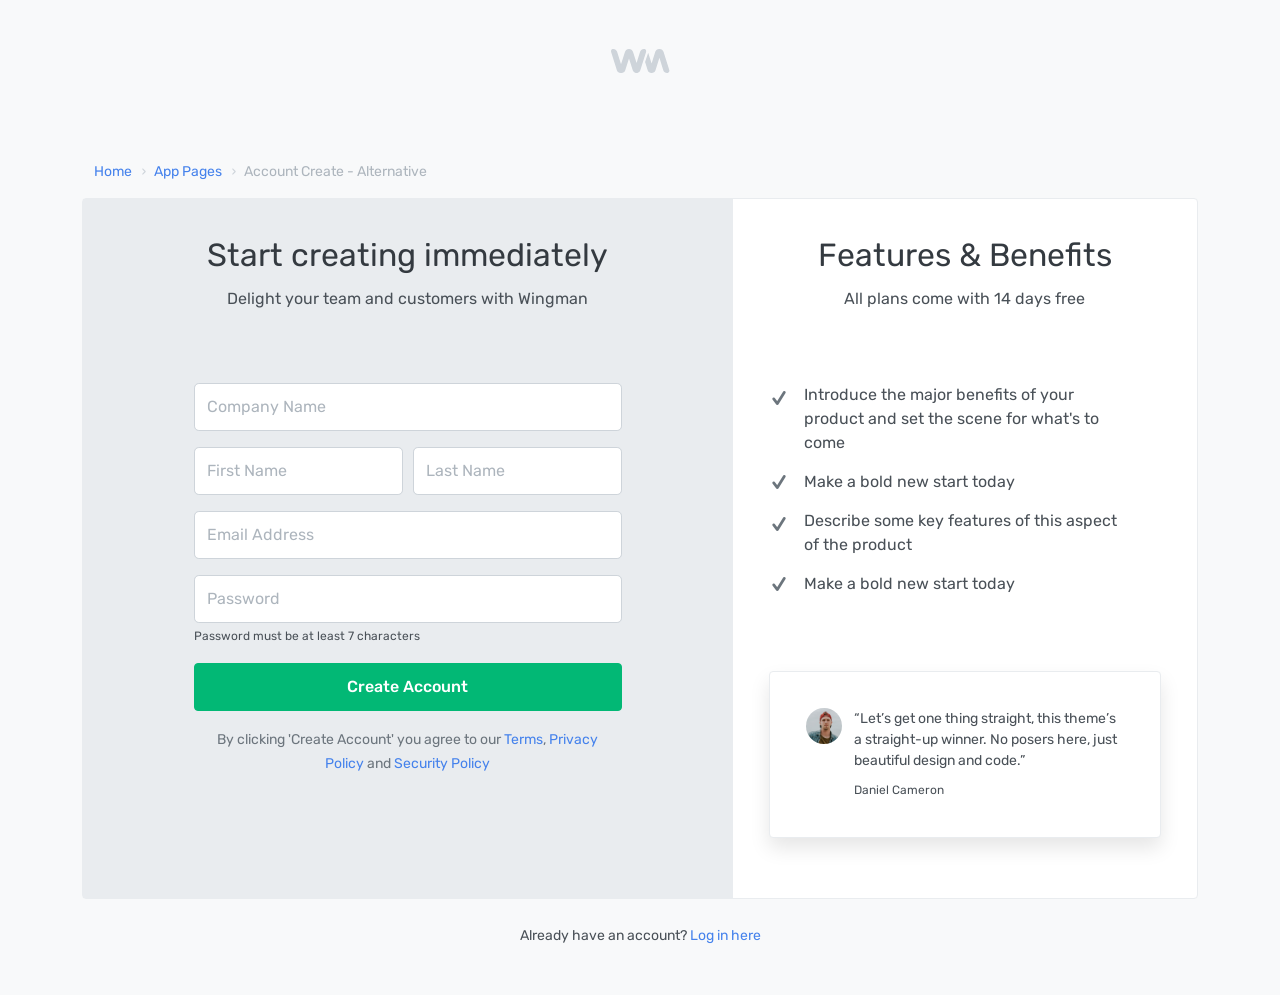
<file: GlobalOne.Umbraco/theme/pages/app-account-create-alternative.html>
<!doctype html>
<html lang="en">

    <head>
        <meta charset="utf-8">
        <title>Wingman Bootstrap Theme</title>
        <meta name="viewport" content="width=device-width, initial-scale=1.0">
        <meta name="description" content="A robust suite of app and landing page templates by Medium Rare">
        <link href="https://fonts.googleapis.com/css?family=Rubik:300,400,400i,500" rel="stylesheet">
        <link href="assets/css/socicon.css" rel="stylesheet" type="text/css" media="all" />
        <link href="assets/css/entypo.css" rel="stylesheet" type="text/css" media="all" />
        <link href="assets/css/theme.css" rel="stylesheet" type="text/css" media="all" />
    </head>

    <body>

        <div class="nav-container">
        </div>
        <div class="main-container">
            <section class="space-sm">
                <div class="container">
                    <div class="row mb-5">
                        <div class="col text-center">
                            <a href="index.html">
                                <img alt="Image" src="assets/img/logo-gray.svg" />
                            </a>
                        </div>
                        <!--end of col-->
                    </div>
                    <!--end of row-->
                    <nav aria-label="breadcrumb" role="navigation">
                        <div class="container">
                            <div class="row justify-content-center">
                                <div class="col">
                                    <ol class="breadcrumb">
                                        <li class="breadcrumb-item"><a href="index.html">Home</a>
                                        </li>
                                        <li class="breadcrumb-item"><a href="pages-app.html">App Pages</a>
                                        </li>


                                        <li class="breadcrumb-item active" aria-current="page">Account Create - Alternative</li>
                                    </ol>
                                </div>
                                <!--end of col-->
                            </div>
                            <!--end of row-->
                        </div>
                        <!--end of container-->
                    </nav>
                    <div class="row flex-md-row card card-lg">
                        <div class="col-12 col-md-7 card-body bg-secondary">
                            <div class="text-center mb-5">
                                <h1 class="h2 mb-2">Start creating immediately</h1>
                                <span>Delight your team and customers with Wingman</span>
                            </div>
                            <div class="row justify-content-center">
                                <div class="col-12 col-lg-9">
                                    <form>
                                        <div class="form-row form-group">
                                            <div class="col">
                                                <input class="form-control form-control-lg" type="text" id="company" placeholder="Company Name" />
                                            </div>
                                        </div>
                                        <div class="form-row form-group">
                                            <div class="col">
                                                <input class="form-control form-control-lg" type="text" id="firstname" placeholder="First Name" />
                                            </div>
                                            <div class="col">
                                                <input class="form-control form-control-lg" type="text" id="lastname" placeholder="Last Name" />
                                            </div>
                                        </div>
                                        <div class="form-row form-group">
                                            <div class="col">
                                                <input class="form-control form-control-lg" type="email" id="email" placeholder="Email Address" />
                                            </div>
                                        </div>
                                        <div class="form-row form-group">
                                            <div class="col">
                                                <input class="form-control form-control-lg" type="password" id="password" placeholder="Password" />
                                                <small>Password must be at least 7 characters</small>
                                            </div>
                                        </div>
                                        <div class="form-row form-group">
                                            <div class="col">
                                                <button class="btn btn-block btn-success btn-lg" type="submit">Create Account</button>
                                            </div>
                                        </div>
                                        <div class="text-center">
                                            <span class="text-small text-muted">By clicking 'Create Account' you agree to our <a href="#">Terms</a>, <a href="#">Privacy Policy</a>&nbsp;and <a href="#">Security Policy</a>
                                            </span>
                                        </div>
                                    </form>
                                </div>
                            </div>
                        </div>
                        <!--end of col-->
                        <div class="col-12 col-md-5 card-body">
                            <div>
                                <div class="mb-5 text-center">
                                    <h3 class="h2 mb-2">Features &amp; Benefits</h3>
                                    <span>All plans come with 14 days free</span>
                                </div>
                                <ul class="list-unstyled list-spacing-sm mb-5 ">
                                    <li class="row">
                                        <div class="col-2 col-md-1"><i class="icon-check h5 text-muted"></i>
                                        </div>
                                        <div class="col-10">Introduce the major benefits of your product and set the scene for what's to come</div>
                                    </li>
                                    <li class="row align-items-center">
                                        <div class="col-2 col-md-1"><i class="icon-check h5 text-muted"></i>
                                        </div>
                                        <div class="col-10">Make a bold new start today</div>
                                    </li>
                                    <li class="row">
                                        <div class="col-2 col-md-1"><i class="icon-check h5 text-muted"></i>
                                        </div>
                                        <div class="col-10">Describe some key features of this aspect of the product</div>
                                    </li>
                                    <li class="row align-items-center">
                                        <div class="col-2 col-md-1"><i class="icon-check h5 text-muted"></i>
                                        </div>
                                        <div class="col-10">Make a bold new start today</div>
                                    </li>
                                </ul>

                                <div class="card card-sm box-shadow text-left">
                                    <div class="card-body p-4">
                                        <div class="media">
                                            <img alt="Image" src="assets/img/avatar-male-1.jpg" class="avatar avatar-xs" />
                                            <div class="media-body">
                                                <p class="mb-1 text-small">
                                                    “Let’s get one thing straight, this theme’s a straight-up winner. No posers here, just beautiful design and code.”
                                                </p>
                                                <small>Daniel Cameron</small>
                                            </div>
                                        </div>
                                    </div>
                                </div>

                            </div>
                        </div>
                        <!--end of col-->
                    </div>
                    <!--end of row-->
                    <div class="text-center">
                        <span class="text-small">Already have an account? <a href="#">Log in here</a>
                        </span>
                    </div>
                </div>
                <!--end of container-->
            </section>
            <!--end of section-->
        </div>


        <script type="text/javascript" src="assets/js/jquery.min.js"></script>
        <script type="text/javascript" src="assets/js/popper.min.js"></script>
        <script type="text/javascript" src="assets/js/jquery.smartWizard.min.js"></script>
        <script type="text/javascript" src="assets/js/flickity.pkgd.min.js"></script>
        <script type="text/javascript" src="assets/js/scrollMonitor.js"></script>
        <script type="text/javascript" src="assets/js/smooth-scroll.polyfills.js"></script>
        <script type="text/javascript" src="assets/js/prism.js"></script>
        <script type="text/javascript" src="assets/js/zoom.min.js"></script>
        <script type="text/javascript" src="assets/js/bootstrap.js"></script>
        <script type="text/javascript" src="assets/js/theme.js"></script>

    </body>

</html>
</file>
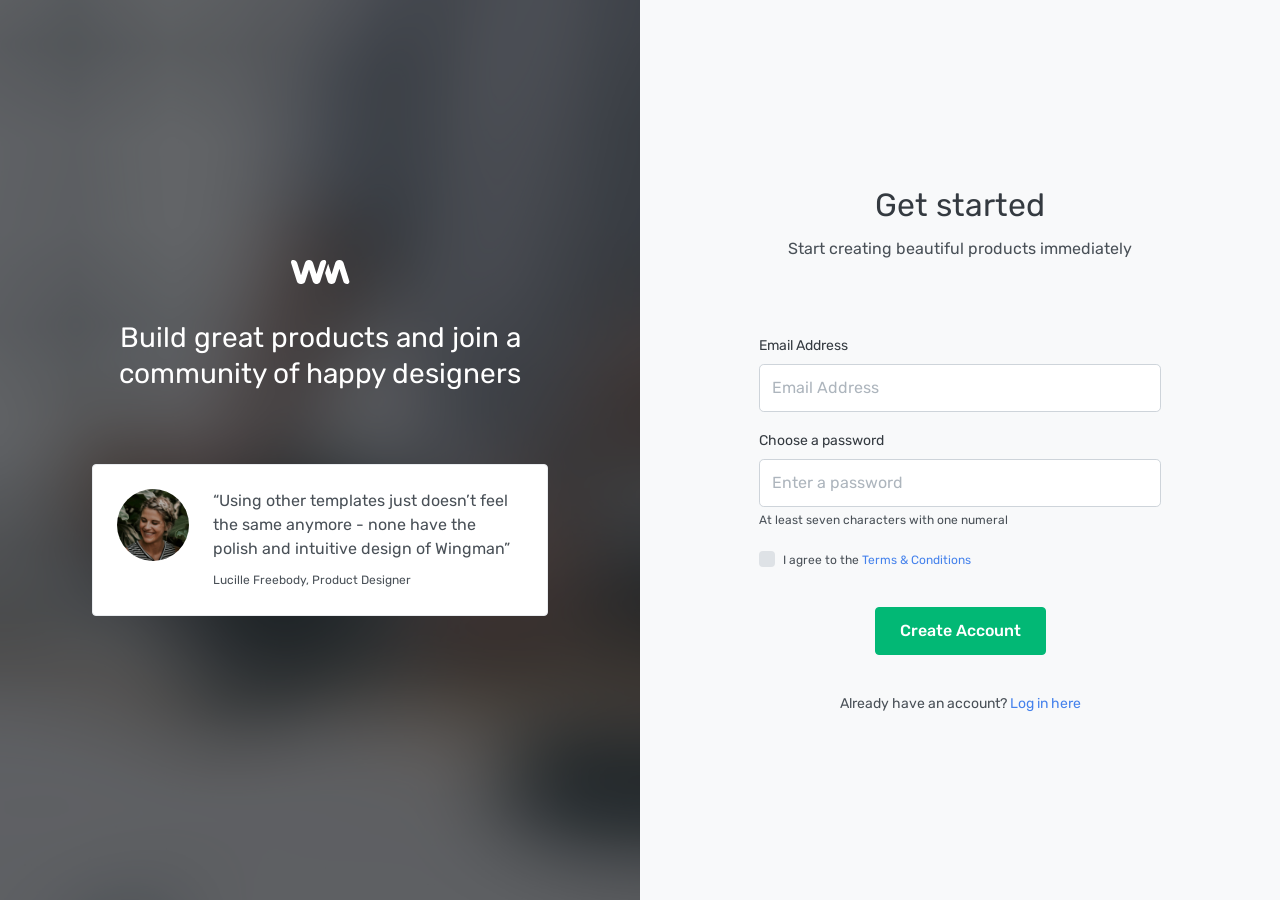
<file: GlobalOne.Umbraco/theme/pages/app-account-create.html>
<!doctype html>
<html lang="en">

    <head>
        <meta charset="utf-8">
        <title>Wingman Bootstrap Theme</title>
        <meta name="viewport" content="width=device-width, initial-scale=1.0">
        <meta name="description" content="A robust suite of app and landing page templates by Medium Rare">
        <link href="https://fonts.googleapis.com/css?family=Rubik:300,400,400i,500" rel="stylesheet">
        <link href="assets/css/socicon.css" rel="stylesheet" type="text/css" media="all" />
        <link href="assets/css/entypo.css" rel="stylesheet" type="text/css" media="all" />
        <link href="assets/css/theme.css" rel="stylesheet" type="text/css" media="all" />
    </head>

    <body>

        <div class="nav-container">
        </div>
        <div class="main-container">
            <section class="fullwidth-split">
                <div class="container-fluid">
                    <div class="row no-gutters height-100 justify-content-center">
                        <div class="col-12 col-lg-6 fullwidth-split-image bg-dark d-flex justify-content-center align-items-center">
                            <img alt="Image" src="assets/img/photo-man-diary.jpg" class="bg-image position-absolute opacity-30" />
                            <div class="col-12 col-sm-8 col-lg-9 text-center pt-5 pb-5">
                                <img alt="Image" src="assets/img/logo-white.svg" class="mb-4 logo-lg" />
                                <span class="h3 mb-5">Build great products and join a community of happy designers</span>

                                <div class="card text-left">
                                    <div class="card-body">
                                        <div class="media">
                                            <img alt="Image" src="assets/img/avatar-female-2.jpg" class="avatar" />
                                            <div class="media-body">
                                                <p class="mb-1">
                                                    “Using other templates just doesn’t feel the same anymore - none have the polish and intuitive design of Wingman”
                                                </p>
                                                <small>Lucille Freebody, Product Designer</small>
                                            </div>
                                        </div>
                                    </div>
                                </div>

                            </div>
                            <!--end of col-->
                        </div>
                        <!--end of col-->
                        <div class="col-12 col-sm-8 col-lg-6 fullwidth-split-text">
                            <div class="col-12 col-lg-8 align-self-center">
                                <div class="text-center mb-5">
                                    <h1 class="h2 mb-2">Get started</h1>
                                    <span>Start creating beautiful products immediately</span>
                                </div>
                                <form class="mb-4">
                                    <div class="form-group">
                                        <label for="signup-email">Email Address</label>
                                        <input class="form-control form-control-lg" type="email" name="email" id="signup-email" placeholder="Email Address" />
                                    </div>
                                    <div class="form-group">
                                        <label for="signup-password">Choose a password</label>
                                        <input class="form-control form-control-lg" type="password" name="password" id="signup-password" placeholder="Enter a password" />
                                        <small>At least seven characters with one numeral</small>
                                    </div>
                                    <div>
                                        <div class="custom-control custom-checkbox">
                                            <input type="checkbox" class="custom-control-input" value="agree" name="agree-terms" id="check-agree">
                                            <label class="custom-control-label text-small" for="check-agree">I agree to the <a href="#">Terms &amp; Conditions</a>
                                            </label>
                                        </div>
                                    </div>
                                    <div class="text-center mt-4">
                                        <button type="submit" class="btn btn-lg btn-success">Create Account</button>
                                    </div>
                                </form>
                                <div class="text-center">
                                    <span class="text-small">Already have an account? <a href="#">Log in here</a>
                                    </span>
                                </div>
                            </div>
                            <!--end of col-->
                        </div>
                        <!--end of col-->
                    </div>
                    <!--end of row-->
                </div>
                <!--end of container-->
            </section>
            <!--end of section-->
        </div>


        <script type="text/javascript" src="assets/js/jquery.min.js"></script>
        <script type="text/javascript" src="assets/js/popper.min.js"></script>
        <script type="text/javascript" src="assets/js/jquery.smartWizard.min.js"></script>
        <script type="text/javascript" src="assets/js/flickity.pkgd.min.js"></script>
        <script type="text/javascript" src="assets/js/scrollMonitor.js"></script>
        <script type="text/javascript" src="assets/js/smooth-scroll.polyfills.js"></script>
        <script type="text/javascript" src="assets/js/prism.js"></script>
        <script type="text/javascript" src="assets/js/zoom.min.js"></script>
        <script type="text/javascript" src="assets/js/bootstrap.js"></script>
        <script type="text/javascript" src="assets/js/theme.js"></script>

    </body>

</html>
</file>
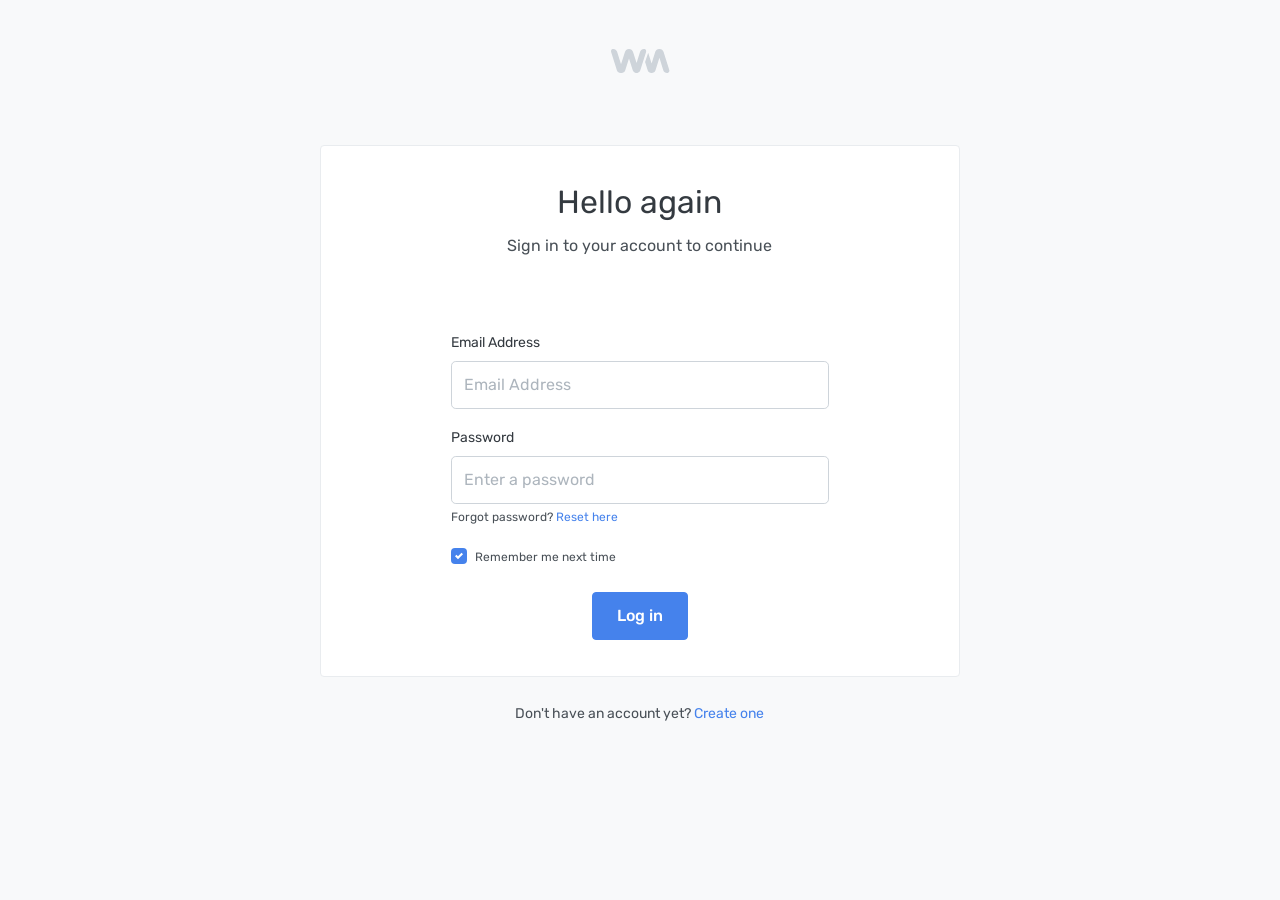
<file: GlobalOne.Umbraco/theme/pages/app-account-login.html>
<!doctype html>
<html lang="en">

    <head>
        <meta charset="utf-8">
        <title>Wingman Bootstrap Theme</title>
        <meta name="viewport" content="width=device-width, initial-scale=1.0">
        <meta name="description" content="A robust suite of app and landing page templates by Medium Rare">
        <link href="https://fonts.googleapis.com/css?family=Rubik:300,400,400i,500" rel="stylesheet">
        <link href="assets/css/socicon.css" rel="stylesheet" type="text/css" media="all" />
        <link href="assets/css/entypo.css" rel="stylesheet" type="text/css" media="all" />
        <link href="assets/css/theme.css" rel="stylesheet" type="text/css" media="all" />
    </head>

    <body>

        <div class="nav-container">
        </div>
        <div class="main-container">
            <section class="space-sm">
                <div class="container align-self-start">
                    <div class="row mb-5">
                        <div class="col text-center">
                            <a href="#">
                                <img alt="Image" src="assets/img/logo-gray.svg" />
                            </a>
                        </div>
                        <!--end of col-->
                    </div>
                    <!--end of row-->
                    <div class="row justify-content-center">
                        <div class="col-12 col-md-8 col-lg-7">
                            <div class="card card-lg text-center">
                                <div class="card-body">
                                    <div class="mb-5">
                                        <h1 class="h2 mb-2">Hello again</h1>
                                        <span>Sign in to your account to continue</span>
                                    </div>
                                    <div class="row no-gutters justify-content-center">
                                        <form class="text-left col-lg-8">
                                            <div class="form-group">
                                                <label for="login-email">Email Address</label>
                                                <input class="form-control form-control-lg" type="email" name="email" id="login-email" placeholder="Email Address" />
                                            </div>
                                            <div class="form-group">
                                                <label for="login-password">Password</label>
                                                <input class="form-control form-control-lg" type="password" name="password" id="login-password" placeholder="Enter a password" />
                                                <small>Forgot password? <a href="#">Reset here</a>
                                                </small>
                                            </div>
                                            <div>
                                                <div class="custom-control custom-checkbox align-items-center">
                                                    <input type="checkbox" class="custom-control-input" value="box-1" name="box-1" checked id="check-remember">
                                                    <label class="custom-control-label text-small" for="check-remember">Remember me next time</label>
                                                </div>
                                            </div>
                                            <div class="text-center mt-3">
                                                <button type="submit" class="btn btn-lg btn-primary">Log in</button>
                                            </div>
                                        </form>
                                    </div>
                                    <!--end of row-->
                                </div>
                            </div>
                            <div class="text-center">
                                <span class="text-small">Don't have an account yet? <a href="#">Create one</a>
                                </span>
                            </div>
                        </div>
                        <!--end of col-->
                    </div>
                    <!--end of row-->
                </div>
                <!--end of container-->
            </section>
            <!--end of section-->
        </div>


        <script type="text/javascript" src="assets/js/jquery.min.js"></script>
        <script type="text/javascript" src="assets/js/popper.min.js"></script>
        <script type="text/javascript" src="assets/js/jquery.smartWizard.min.js"></script>
        <script type="text/javascript" src="assets/js/flickity.pkgd.min.js"></script>
        <script type="text/javascript" src="assets/js/scrollMonitor.js"></script>
        <script type="text/javascript" src="assets/js/smooth-scroll.polyfills.js"></script>
        <script type="text/javascript" src="assets/js/prism.js"></script>
        <script type="text/javascript" src="assets/js/zoom.min.js"></script>
        <script type="text/javascript" src="assets/js/bootstrap.js"></script>
        <script type="text/javascript" src="assets/js/theme.js"></script>

    </body>

</html>
</file>
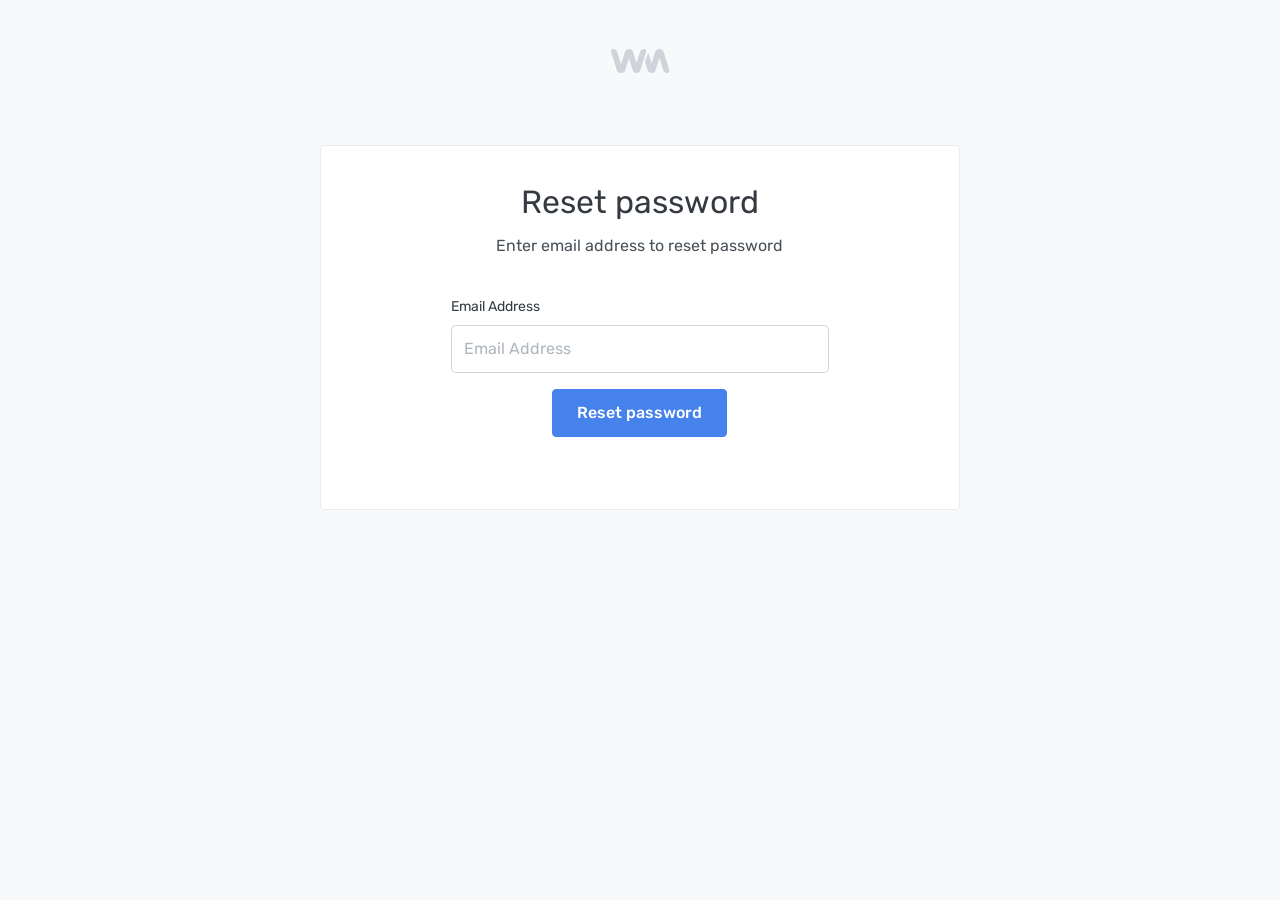
<file: GlobalOne.Umbraco/theme/pages/app-account-reset-password.html>
<!doctype html>
<html lang="en">

    <head>
        <meta charset="utf-8">
        <title>Wingman Bootstrap Theme</title>
        <meta name="viewport" content="width=device-width, initial-scale=1.0">
        <meta name="description" content="A robust suite of app and landing page templates by Medium Rare">
        <link href="https://fonts.googleapis.com/css?family=Rubik:300,400,400i,500" rel="stylesheet">
        <link href="assets/css/socicon.css" rel="stylesheet" type="text/css" media="all" />
        <link href="assets/css/entypo.css" rel="stylesheet" type="text/css" media="all" />
        <link href="assets/css/theme.css" rel="stylesheet" type="text/css" media="all" />
    </head>

    <body>

        <div class="nav-container">
        </div>
        <div class="main-container">
            <section class="space-sm">
                <div class="container align-self-start">
                    <div class="row mb-5">
                        <div class="col text-center">
                            <a href="#">
                                <img alt="Image" src="assets/img/logo-gray.svg" />
                            </a>
                        </div>
                        <!--end of col-->
                    </div>
                    <!--end of row-->
                    <div class="row justify-content-center">
                        <div class="col-12 col-md-8 col-lg-7">
                            <div class="card card-lg text-center">
                                <div class="card-body">
                                    <div class="mb-4">
                                        <h2 class="mb-2">Reset password</h2>
                                        <span>Enter email address to reset password</span>
                                    </div>
                                    <div class="row no-gutters justify-content-center">
                                        <form class="text-left col-lg-8">
                                            <div class="form-group">
                                                <label for="reset-email">Email Address</label>
                                                <input class="form-control form-control-lg" type="email" name="email" id="reset-email" placeholder="Email Address" />
                                            </div>
                                            <div class="text-center mb-4">
                                                <button type="submit" class="btn btn-primary btn-lg">Reset password</button>
                                            </div>
                                        </form>
                                    </div>
                                    <!--end of row-->
                                </div>
                            </div>
                        </div>
                        <!--end of col-->
                    </div>
                    <!--end of row-->
                </div>
                <!--end of container-->
            </section>
            <!--end of section-->
        </div>


        <script type="text/javascript" src="assets/js/jquery.min.js"></script>
        <script type="text/javascript" src="assets/js/popper.min.js"></script>
        <script type="text/javascript" src="assets/js/jquery.smartWizard.min.js"></script>
        <script type="text/javascript" src="assets/js/flickity.pkgd.min.js"></script>
        <script type="text/javascript" src="assets/js/scrollMonitor.js"></script>
        <script type="text/javascript" src="assets/js/smooth-scroll.polyfills.js"></script>
        <script type="text/javascript" src="assets/js/prism.js"></script>
        <script type="text/javascript" src="assets/js/zoom.min.js"></script>
        <script type="text/javascript" src="assets/js/bootstrap.js"></script>
        <script type="text/javascript" src="assets/js/theme.js"></script>

    </body>

</html>
</file>
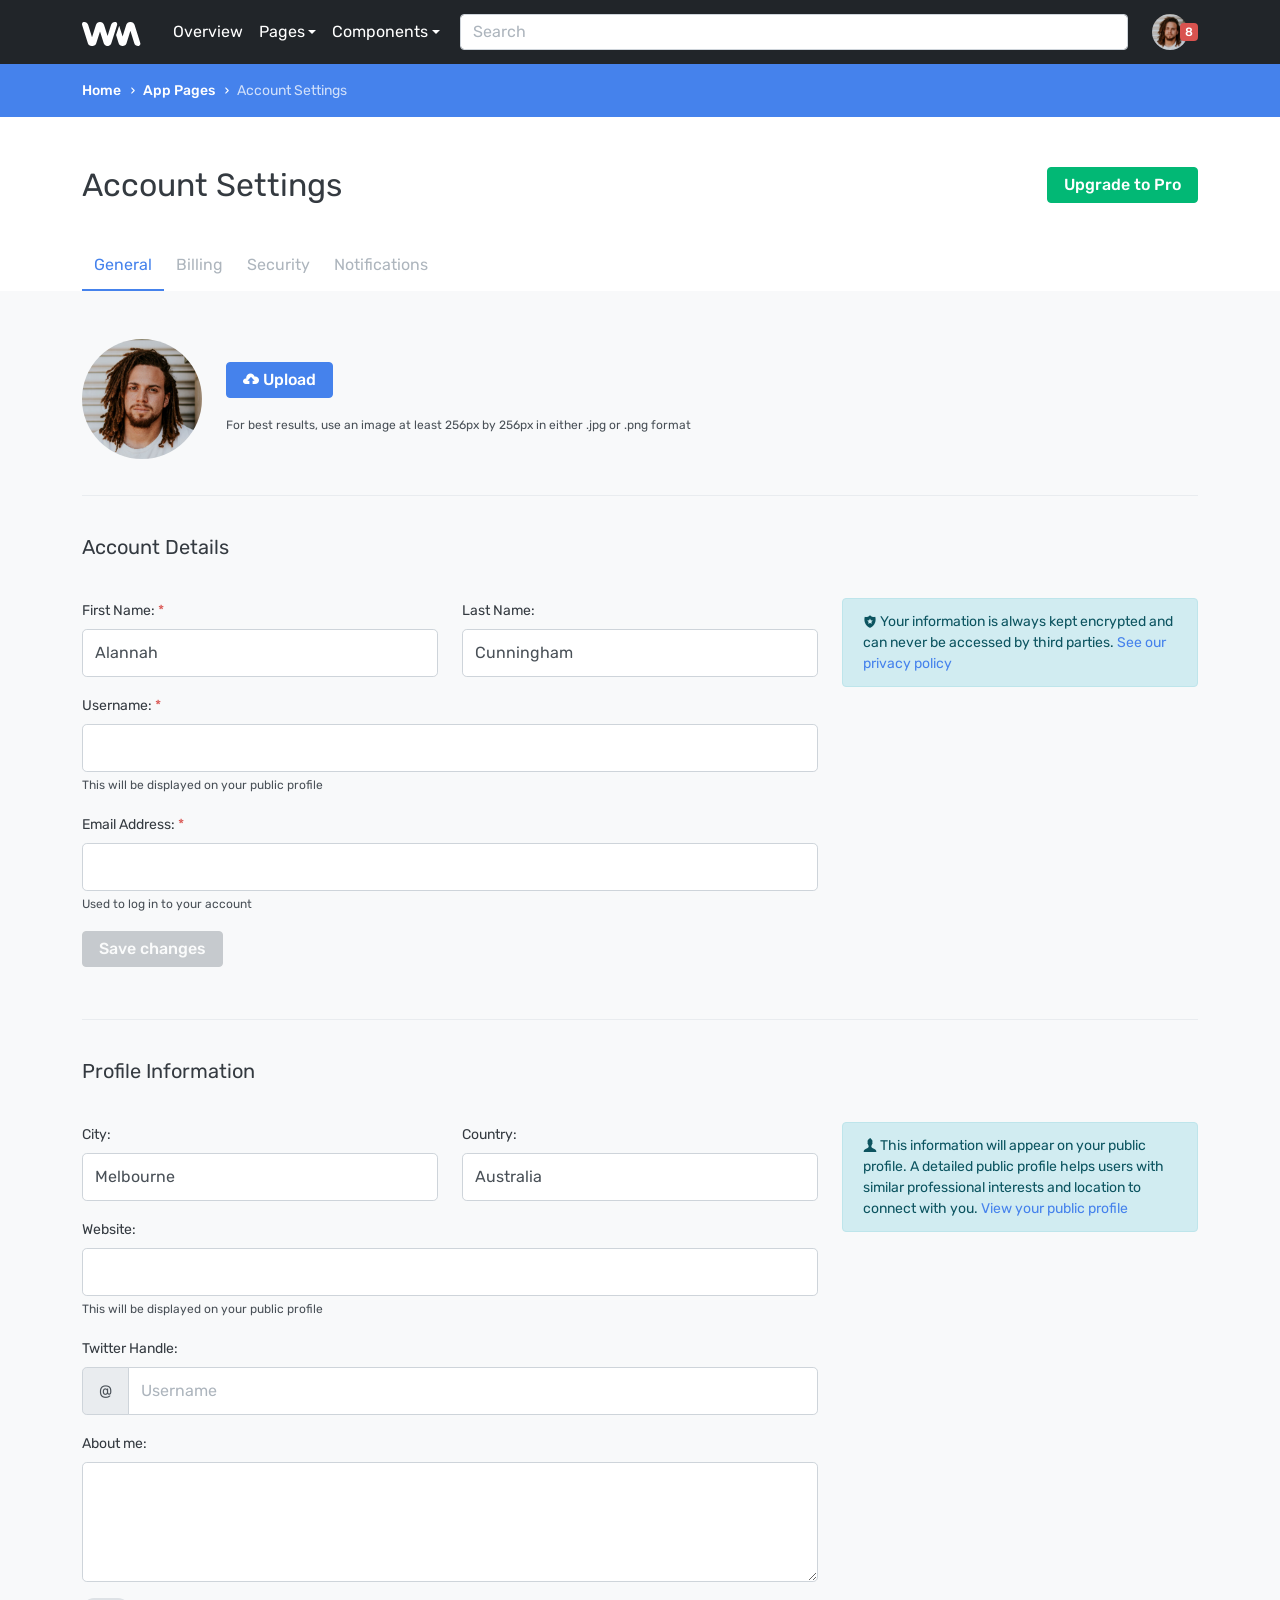
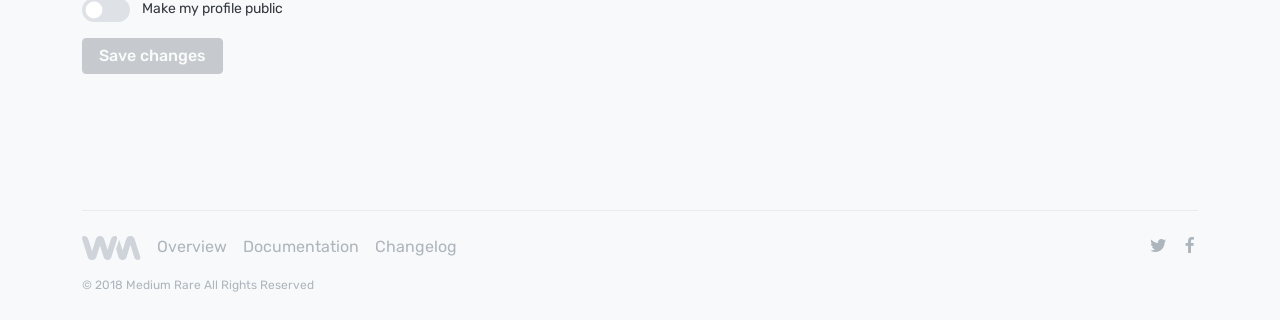
<file: GlobalOne.Umbraco/theme/pages/app-account-settings.html>
<!doctype html>
<html lang="en">

    <head>
        <meta charset="utf-8">
        <title>Wingman Bootstrap Theme</title>
        <meta name="viewport" content="width=device-width, initial-scale=1.0">
        <meta name="description" content="A robust suite of app and landing page templates by Medium Rare">
        <link href="https://fonts.googleapis.com/css?family=Rubik:300,400,400i,500" rel="stylesheet">
        <link href="assets/css/socicon.css" rel="stylesheet" type="text/css" media="all" />
        <link href="assets/css/entypo.css" rel="stylesheet" type="text/css" media="all" />
        <link href="assets/css/theme.css" rel="stylesheet" type="text/css" media="all" />
    </head>

    <body>

        <div class="nav-container">
            <div class="bg-dark navbar-dark" data-sticky="top">
                <div class="container">
                    <nav class="navbar navbar-expand-lg">
                        <a class="navbar-brand" href="index.html">
                            <img alt="Wingman" src="assets/img/logo-white.svg" />
                        </a>
                        <button class="navbar-toggler" type="button" data-toggle="collapse" data-target="#navbarNav" aria-controls="navbarNav" aria-expanded="false" aria-label="Toggle navigation">
                            <i class="icon-menu h4"></i>
                        </button>
                        <div class="collapse navbar-collapse justify-content-between" id="navbarNav">
                            <ul class="navbar-nav">
                                <li class="nav-item">
                                    <a href="index.html" class="nav-link">Overview</a>
                                </li>
                                <li class="nav-item dropdown">
                                    <a class="nav-link dropdown-toggle" href="#" id="pagesDropdown" role="button" data-toggle="dropdown">Pages</a>
                                    <div class="dropdown-menu" aria-labelledby="pagesDropdown">

                                        <a class="dropdown-item" href="pages-landing.html">
                                            <span class="h6 mb-0">Landing Pages</span>
                                            <p class="text-small text-muted">Showcase your product in style</p>
                                        </a>

                                        <div class="dropdown-divider"></div>


                                        <a class="dropdown-item" href="pages-app.html">
                                            <span class="h6 mb-0">App Pages</span>
                                            <p class="text-small text-muted">Build detailed, functional web apps</p>
                                        </a>

                                        <div class="dropdown-divider"></div>


                                        <a class="dropdown-item" href="pages-inner.html">
                                            <span class="h6 mb-0">Inner Pages</span>
                                            <p class="text-small text-muted">Complete your online presence</p>
                                        </a>


                                    </div>
                                </li>
                                <li class="nav-item dropdown">
                                    <a class="nav-link dropdown-toggle" href="#" id="componentsDropdown" role="button" data-toggle="dropdown">Components</a>
                                    <div class="dropdown-menu" aria-labelledby="componentsDropdown">

                                        <a class="dropdown-item" href="components-bootstrap.html">Bootstrap</a>

                                        <a class="dropdown-item" href="components-wingman.html">Wingman</a>

                                    </div>
                                </li>
                            </ul>
                            <form class="form-inline col p-0 pl-md-2 pr-md-3">
                                <input class="form-control w-100" type="search" placeholder="Search" aria-label="Search">
                            </form>



                            <ul class="navbar-nav">
                                <li class="nav-item dropdown">
                                    <a class="nav-link dropdown-toggle dropdown-toggle-no-arrow p-lg-0" href="http://example.com" id="dropdown01" data-toggle="dropdown" aria-haspopup="true" aria-expanded="false">
                                        <img alt="Image" src="assets/img/avatar-male-3.jpg" class="avatar avatar-xs" />
                                        <span class="badge badge-danger">8</span>
                                    </a>
                                    <div class="dropdown-menu dropdown-menu-sm dropdown-menu-right" aria-labelledby="dropdown01">
                                        <a class="dropdown-item" href="#">Notifications <span class="badge badge-danger">8</span></a>
                                        <a class="dropdown-item" href="#">Profile</a>
                                        <div class="dropdown-divider"></div>
                                        <a class="dropdown-item" href="#">Settings</a>
                                        <a class="dropdown-item" href="#">Groups</a>
                                        <a class="dropdown-item" href="#">Log out</a>
                                    </div>
                                </li>
                            </ul>

                        </div>
                        <!--end nav collapse-->
                    </nav>
                </div>
                <!--end of container-->
            </div>
        </div>
        <div class="main-container">
            <nav aria-label="breadcrumb" role="navigation" class="bg-primary text-white">
                <div class="container">
                    <div class="row justify-content-center">
                        <div class="col">
                            <ol class="breadcrumb">
                                <li class="breadcrumb-item"><a href="index.html">Home</a>
                                </li>
                                <li class="breadcrumb-item"><a href="pages-app.html">App Pages</a>
                                </li>


                                <li class="breadcrumb-item active" aria-current="page">Account Settings</li>
                            </ol>
                        </div>
                        <!--end of col-->
                    </div>
                    <!--end of row-->
                </div>
                <!--end of container-->
            </nav>
            <section class="bg-white space-sm pb-4">
                <div class="container">
                    <div class="row justify-content-between align-items-center">
                        <div class="col-auto">
                            <h1 class="h2">Account Settings</h1>
                        </div>
                        <!--end of col-->
                        <div class="col-auto text-right">
                            <a href="#" class="btn btn-success">Upgrade to Pro</a>
                        </div>
                        <!--end of col-->
                    </div>
                    <!--end of row-->
                </div>
                <!--end of container-->
            </section>
            <!--end of section-->
            <section class="flush-with-above space-0">
                <div class="bg-white">
                    <div class="container">
                        <div class="row">
                            <div class="col">
                                <ul class="nav nav-tabs" id="myTab" role="tablist">
                                    <li class="nav-item">
                                        <a class="nav-link active" id="overview-tab" data-toggle="tab" href="#general" role="tab" aria-controls="general" aria-selected="true">General</a>
                                    </li>
                                    <li class="nav-item">
                                        <a class="nav-link" id="billing-tab" data-toggle="tab" href="#billing" role="tab" aria-controls="billing" aria-selected="false">Billing</a>
                                    </li>
                                    <li class="nav-item">
                                        <a class="nav-link" id="security-tab" data-toggle="tab" href="#security" role="tab" aria-controls="security" aria-selected="false">Security</a>
                                    </li>
                                    <li class="nav-item">
                                        <a class="nav-link" id="notifications-tab" data-toggle="tab" href="#notifications" role="tab" aria-controls="notifications" aria-selected="false">Notifications</a>
                                    </li>
                                </ul>
                            </div>
                            <!--end of col-->
                        </div>
                        <!--end of row-->
                    </div>
                    <!--end of container-->
                </div>
            </section>
            <section class="flush-with-above height-80 d-block">
                <div class="tab-content">
                    <div class="tab-pane fade show active" id="general" role="tabpanel" aria-labelledby="general-tab">
                        <div class="container">
                            <div class="row">
                                <div class="col-12">
                                    <div class="media flex-wrap mb-0 align-items-center">
                                        <img alt="Image" src="assets/img/avatar-male-3.jpg" class="avatar avatar-lg mb-3 mb-md-0" />
                                        <div class="media-body">
                                            <form>
                                                <label class="custom-file mb-2" for="file2">
                                                    <input type="file" id="file2" class="custom-file-input height-0">
                                                    <span class="btn btn-primary"><i class="icon-upload-to-cloud">&nbsp;</i>Upload</span>
                                                </label>
                                                <div>
                                                    <small>For best results, use an image at least 256px by 256px in either .jpg or .png format</small>
                                                </div>
                                            </form>
                                        </div>
                                    </div>
                                </div>
                                <!--end of col-->
                            </div>
                            <!--end of row-->
                            <hr>
                            <div class="row mb-4">
                                <div class="col">
                                    <h5>Account Details</h5>
                                </div>
                                <!--end of col-->
                            </div>
                            <!--end of row-->
                            <div class="row">
                                <div class="col-12 col-md-4 order-md-2">
                                    <div class="alert alert-info text-small" role="alert">
                                        <i class="icon-shield"></i>
                                        <span>
                                            Your information is always kept encrypted and can never be accessed by third parties.
                                        </span>
                                        <a href="#">See our privacy policy</a>
                                    </div>
                                </div>
                                <!--end of col-->
                                <div class="col-12 col-md-8 order-md-1">
                                    <form class="row">
                                        <div class="col-6">
                                            <div class="form-group">
                                                <label for="first-name">First Name:
                                                    <span class="text-red">*</span>
                                                </label>
                                                <input class="form-control form-control-lg" type="text" name="firstName" value="Alannah" id="first-name" />
                                            </div>
                                        </div>
                                        <div class="col-6">
                                            <div class="form-group">
                                                <label for="last-name">Last Name:</label>
                                                <input class="form-control form-control-lg" type="text" name="lastName" value="Cunningham" id="last-name" />
                                            </div>
                                        </div>
                                        <div class="col-12">
                                            <div class="form-group">
                                                <label for="username">Username:
                                                    <span class="text-red">*</span>
                                                </label>
                                                <input class="form-control form-control-lg" type="text" name="userName" id="username" />
                                                <small>This will be displayed on your public profile</small>
                                            </div>
                                        </div>
                                        <div class="col-12">
                                            <div class="form-group">
                                                <label for="emailaddress">Email Address:
                                                    <span class="text-red">*</span>
                                                </label>
                                                <input class="form-control form-control-lg" type="email" name="emailAddress" id="emailaddress" />
                                                <small>Used to log in to your account</small>
                                            </div>
                                        </div>
                                        <div class="col-12">
                                            <div class="form-group">
                                                <button class="btn btn-secondary" type="submit" disabled>Save changes</button>
                                            </div>
                                        </div>
                                    </form>
                                </div>
                                <!--end of col-->
                            </div>
                            <!--end of row-->
                            <hr>
                            <div class="row mb-4">
                                <div class="col">
                                    <h5>Profile Information</h5>
                                </div>
                                <!--end of col-->
                            </div>
                            <!--end of row-->
                            <div class="row">
                                <div class="col-12 col-md-4 order-md-2">
                                    <div class="alert alert-info text-small" role="alert">
                                        <i class="icon-user"></i>
                                        <span>
                                            This information will appear on your public profile. A detailed public profile helps users with similar professional interests and location to connect with you.
                                        </span>
                                        <a href="#">View your public profile</a>
                                    </div>
                                </div>
                                <!--end of col-->
                                <div class="col-12 col-md-8 order-md-1">
                                    <form class="row">
                                        <div class="col-6">
                                            <div class="form-group">
                                                <label for="city">City:</label>
                                                <input class="form-control form-control-lg" type="text" name="profileCity" value="Melbourne" id="city" />
                                            </div>
                                        </div>
                                        <div class="col-6">
                                            <div class="form-group">
                                                <label for="country">Country:</label>
                                                <input class="form-control form-control-lg" type="text" name="profileCountry" value="Australia" id="country" />
                                            </div>
                                        </div>
                                        <div class="col-12">
                                            <div class="form-group">
                                                <label for="website">Website:</label>
                                                <input class="form-control form-control-lg" type="text" name="profileWebsite" id="website" />
                                                <small>This will be displayed on your public profile</small>
                                            </div>
                                        </div>
                                        <div class="col-12">
                                            <div class="form-group">
                                                <label for="twitter">Twitter Handle:</label>
                                                <div class="input-group input-group-lg">
                                                    <div class="input-group-prepend">
                                                        <span class="input-group-text">@</span>
                                                    </div>
                                                    <input type="text" class="form-control" placeholder="Username" aria-label="twitterUsername" name="profileTwitter" id="twitter">
                                                </div>
                                            </div>
                                        </div>
                                        <div class="col-12">
                                            <div class="form-group">
                                                <label for="about-me">About me:</label>
                                                <textarea class="form-control form-control-lg" name="profileBio" rows="4" id="about-me"></textarea>
                                            </div>
                                        </div>
                                        <div class="col-12">
                                            <div class="form-group">
                                                <div class="custom-control custom-checkbox custom-checkbox-switch">
                                                    <input type="checkbox" class="custom-control-input" name="profilePublic" id="public" />
                                                    <label class="custom-control-label" for="public">Make my profile public</label>
                                                </div>
                                            </div>
                                        </div>
                                        <div class="col-12">
                                            <div class="form-group">
                                                <button class="btn btn-secondary" type="submit" disabled>Save changes</button>
                                            </div>
                                        </div>
                                    </form>
                                </div>
                                <!--end of col-->
                            </div>
                            <!--end of row-->
                        </div>
                        <!--end of container-->
                    </div>
                    <!--end of tab pane-->
                    <div class="tab-pane fade" id="billing" role="tabpanel" arialabelledby="billing-tab">
                        <div class="container">
                            <div class="row mb-4">
                                <div class="col">
                                    <h5>Payment Methods</h5>
                                </div>
                                <!--end of col-->
                            </div>
                            <!--end of row-->
                            <div class="row">
                                <div class="col-12">
                                    <form>
                                        <table class="table align-items-center">
                                            <thead>
                                                <tr>
                                                    <th scope="col">Card Type</th>
                                                    <th scope="col">Card Number</th>
                                                    <th scope="col">Default Payment Method</th>
                                                    <th scope="col">Remove</th>
                                                </tr>
                                            </thead>
                                            <tbody>
                                                <tr>
                                                    <th scope="row">
                                                        <img alt="Image" src="assets/img/logo-payment-visa.svg" class="avatar avatar-sm" />
                                                    </th>
                                                    <td>
                                                        <span class="d-block">&bull;&bull;&bull;&bull; &bull;&bull;&bull;&bull; &bull;&bull;&bull;&bull; 8372</span>
                                                        <small class="text-muted">Exp: 06/22</small>
                                                    </td>
                                                    <td>
                                                        <div class="custom-control custom-radio">
                                                            <input id="radio1" name="payment-default" type="radio" class="custom-control-input" checked />
                                                            <label class="custom-control-label" for="radio1"></label>
                                                        </div>
                                                    </td>
                                                    <td>
                                                        <button type="submit" class="btn btn-sm btn-danger"><i class="icon-squared-cross"></i> Remove card</button>
                                                    </td>
                                                </tr>
                                                <tr>
                                                    <th scope="row">
                                                        <img alt="Image" src="assets/img/logo-payment-amex.svg" class="avatar avatar-sm avatar-square" />
                                                    </th>
                                                    <td>
                                                        <span class="d-block">&bull;&bull;&bull;&bull; &bull;&bull;&bull;&bull; &bull;&bull;&bull;&bull; 1225</span>
                                                        <small class="text-muted">Exp: 07/21</small>
                                                    </td>
                                                    <td>
                                                        <div class="custom-control custom-radio">
                                                            <input id="radio2" name="payment-default" type="radio" class="custom-control-input">
                                                            <label class="custom-control-label" for="radio2"></label>
                                                        </div>
                                                    </td>
                                                    <td>
                                                        <button type="submit" class="btn btn-sm btn-danger"><i class="icon-squared-cross"></i> Remove card</button>
                                                    </td>
                                                </tr>
                                            </tbody>
                                        </table>
                                        <button class="btn btn-success">Add new card</button>
                                    </form>
                                </div>
                                <!--end of col-->
                            </div>
                            <!--end of row-->
                        </div>
                        <!--end of container-->
                    </div>
                    <!--end of tab pane-->
                    <div class="tab-pane fade" id="notifications" role="tabpanel" aria-labelledby="notifications-tab">
                        <div class="container">
                            <div class="row">
                                <div class="col-12">
                                    <div class="alert alert-info text-small mb-0" role="alert">
                                        <i class="icon-shield"></i>
                                        <span>
                                            We will never distribute your email address to third parties. Read about email communication in our privacy policy.
                                        </span>
                                        <a href="#">View privacy policy &rsaquo;</a>
                                    </div>
                                </div>
                                <!--end of col-->
                            </div>
                            <hr>
                            <div class="row">
                                <div class="col-12">
                                    <form>
                                        <h5 class="mb-4">Notification Preferences</h5>
                                        <div>
                                            <div class="custom-control custom-checkbox">
                                                <input type="checkbox" class="custom-control-input" name="notify-mention" checked id="notify-mention">
                                                <label class="custom-control-label" for="notify-mention">Someone mentions me</label>
                                            </div>
                                        </div>
                                        <div>
                                            <div class="custom-control custom-checkbox">
                                                <input type="checkbox" class="custom-control-input" name="notify-request" checked id="notify-follow">
                                                <label class="custom-control-label" for="notify-follow">Someone follows me</label>
                                            </div>
                                        </div>
                                        <div>
                                            <div class="custom-control custom-checkbox">
                                                <input type="checkbox" class="custom-control-input" name="notify-share" checked id="notify-share">
                                                <label class="custom-control-label" for="notify-share">Someone shares my activty</label>
                                            </div>
                                        </div>
                                        <div>
                                            <div class="custom-control custom-checkbox">
                                                <input type="checkbox" class="custom-control-input" name="notify-message" checked id="notify-message">
                                                <label class="custom-control-label" for="notify-message">Someone messages me</label>
                                            </div>
                                        </div>
                                        <div>
                                            <div class="custom-control custom-checkbox">
                                                <input type="checkbox" class="custom-control-input" name="notify-adds" checked id="notify-adds">
                                                <label class="custom-control-label" for="notify-adds">Someone adds me to a project</label>
                                            </div>
                                        </div>
                                        <div>
                                            <div class="custom-control custom-checkbox">
                                                <input type="checkbox" class="custom-control-input" name="notify-sales" id="notify-sales">
                                                <label class="custom-control-label" for="notify-sales">Sales and promotions</label>
                                            </div>
                                        </div>
                                        <button type="submit" class="btn btn-secondary mt-4" disabled>Update preferences</button>
                                    </form>
                                </div>
                                <!--end of col-->
                            </div>
                            <!--end of row-->
                            <hr>
                            <div class="row">
                                <div class="col-12">
                                    <form>
                                        <h5>Notification Frequency</h5>
                                        <div>
                                            <div class="custom-control custom-radio">
                                                <input id="notify-daily" type="radio" class="custom-control-input" value="notify-daily" name="notify-frequency">
                                                <label class="custom-control-label" for="notify-daily">Daily</label>
                                            </div>
                                        </div>
                                        <div>
                                            <div class="custom-control custom-radio">
                                                <input id="notify-weekly" type="radio" class="custom-control-input" value="notify-weekly" name="notify-frequency" checked>
                                                <label class="custom-control-label" for="notify-weekly">Weekly</label>
                                            </div>
                                        </div>
                                        <div>
                                            <div class="custom-control custom-radio">
                                                <input id="notify-monthly" type="radio" class="custom-control-input" value="notify-monthly" name="notify-frequency">
                                                <label class="custom-control-label" for="notify-monthly">Monthly</label>
                                            </div>
                                        </div>
                                        <div>
                                            <div class="custom-control custom-radio">
                                                <input id="notify-never" type="radio" class="custom-control-input" value="notify-never" name="notify-frequency">
                                                <label class="custom-control-label" for="notify-never">Never</label>
                                            </div>
                                        </div>
                                        <button type="submit" class="btn btn-secondary mt-4" disabled>Update frequency</button>
                                    </form>
                                </div>
                                <!--end of col-->
                            </div>
                            <!--end of row-->
                        </div>
                        <!--end of container-->
                    </div>
                </div>
                <!--end of tabs content-->
            </section>
            <!--end of section-->
            <footer class="footer-short">
                <div class="container">
                    <hr>
                    <nav class="row justify-content-between align-items-center">
                        <div class="col-auto">
                            <ul class="list-inline">
                                <li class="list-inline-item">
                                    <a href="#">
                                        <img alt="Image" src="assets/img/logo-gray.svg" />
                                    </a>
                                </li>
                                <li class="list-inline-item">
                                    <a href="#">Overview</a>
                                </li>
                                <li class="list-inline-item">
                                    <a href="#">Documentation</a>
                                </li>
                                <li class="list-inline-item">
                                    <a href="#">Changelog</a>
                                </li>
                            </ul>
                        </div>
                        <!--end of col-->
                        <div class="col-auto text-sm-right">
                            <ul class="list-inline">
                                <li class="list-inline-item">
                                    <a href="#"><i class="socicon-twitter"></i></a>
                                </li>
                                <li class="list-inline-item">
                                    <a href="#"><i class="socicon-facebook"></i></a>
                                </li>
                            </ul>
                        </div>
                        <!--end of col-->
                    </nav>
                    <!--end of row-->
                    <div class="row">
                        <div class="col">
                            <small>&copy; 2018 Medium Rare All Rights Reserved</small>
                        </div>
                        <!--end of col-->
                    </div>
                    <!--end of row-->
                </div>
                <!--end of container-->
            </footer>
        </div>


        <script type="text/javascript" src="assets/js/jquery.min.js"></script>
        <script type="text/javascript" src="assets/js/popper.min.js"></script>
        <script type="text/javascript" src="assets/js/jquery.smartWizard.min.js"></script>
        <script type="text/javascript" src="assets/js/flickity.pkgd.min.js"></script>
        <script type="text/javascript" src="assets/js/scrollMonitor.js"></script>
        <script type="text/javascript" src="assets/js/smooth-scroll.polyfills.js"></script>
        <script type="text/javascript" src="assets/js/prism.js"></script>
        <script type="text/javascript" src="assets/js/zoom.min.js"></script>
        <script type="text/javascript" src="assets/js/bootstrap.js"></script>
        <script type="text/javascript" src="assets/js/theme.js"></script>

    </body>

</html>
</file>
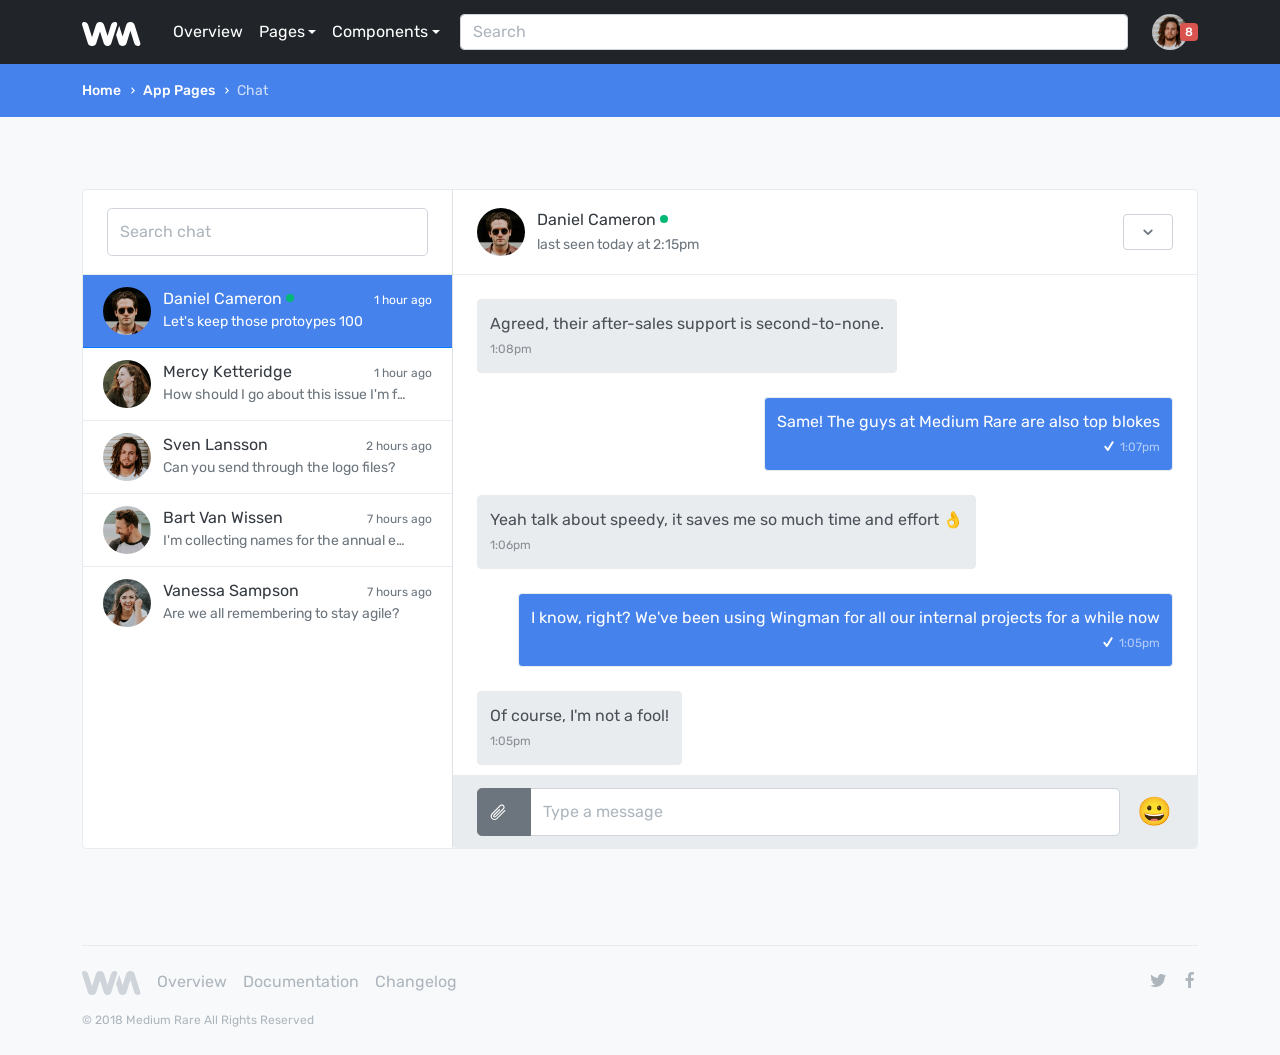
<file: GlobalOne.Umbraco/theme/pages/app-chat.html>
<!doctype html>
<html lang="en">

    <head>
        <meta charset="utf-8">
        <title>Wingman Bootstrap Theme</title>
        <meta name="viewport" content="width=device-width, initial-scale=1.0">
        <meta name="description" content="A robust suite of app and landing page templates by Medium Rare">
        <link href="https://fonts.googleapis.com/css?family=Rubik:300,400,400i,500" rel="stylesheet">
        <link href="assets/css/socicon.css" rel="stylesheet" type="text/css" media="all" />
        <link href="assets/css/entypo.css" rel="stylesheet" type="text/css" media="all" />
        <link href="assets/css/theme.css" rel="stylesheet" type="text/css" media="all" />
    </head>

    <body>

        <div class="nav-container">
            <div class="bg-dark navbar-dark" data-sticky="top">
                <div class="container">
                    <nav class="navbar navbar-expand-lg">
                        <a class="navbar-brand" href="index.html">
                            <img alt="Wingman" src="assets/img/logo-white.svg" />
                        </a>
                        <button class="navbar-toggler" type="button" data-toggle="collapse" data-target="#navbarNav" aria-controls="navbarNav" aria-expanded="false" aria-label="Toggle navigation">
                            <i class="icon-menu h4"></i>
                        </button>
                        <div class="collapse navbar-collapse justify-content-between" id="navbarNav">
                            <ul class="navbar-nav">
                                <li class="nav-item">
                                    <a href="index.html" class="nav-link">Overview</a>
                                </li>
                                <li class="nav-item dropdown">
                                    <a class="nav-link dropdown-toggle" href="#" id="pagesDropdown" role="button" data-toggle="dropdown">Pages</a>
                                    <div class="dropdown-menu" aria-labelledby="pagesDropdown">

                                        <a class="dropdown-item" href="pages-landing.html">
                                            <span class="h6 mb-0">Landing Pages</span>
                                            <p class="text-small text-muted">Showcase your product in style</p>
                                        </a>

                                        <div class="dropdown-divider"></div>


                                        <a class="dropdown-item" href="pages-app.html">
                                            <span class="h6 mb-0">App Pages</span>
                                            <p class="text-small text-muted">Build detailed, functional web apps</p>
                                        </a>

                                        <div class="dropdown-divider"></div>


                                        <a class="dropdown-item" href="pages-inner.html">
                                            <span class="h6 mb-0">Inner Pages</span>
                                            <p class="text-small text-muted">Complete your online presence</p>
                                        </a>


                                    </div>
                                </li>
                                <li class="nav-item dropdown">
                                    <a class="nav-link dropdown-toggle" href="#" id="componentsDropdown" role="button" data-toggle="dropdown">Components</a>
                                    <div class="dropdown-menu" aria-labelledby="componentsDropdown">

                                        <a class="dropdown-item" href="components-bootstrap.html">Bootstrap</a>

                                        <a class="dropdown-item" href="components-wingman.html">Wingman</a>

                                    </div>
                                </li>
                            </ul>
                            <form class="form-inline col p-0 pl-md-2 pr-md-3">
                                <input class="form-control w-100" type="search" placeholder="Search" aria-label="Search">
                            </form>



                            <ul class="navbar-nav">
                                <li class="nav-item dropdown">
                                    <a class="nav-link dropdown-toggle dropdown-toggle-no-arrow p-lg-0" href="http://example.com" id="dropdown01" data-toggle="dropdown" aria-haspopup="true" aria-expanded="false">
                                        <img alt="Image" src="assets/img/avatar-male-3.jpg" class="avatar avatar-xs" />
                                        <span class="badge badge-danger">8</span>
                                    </a>
                                    <div class="dropdown-menu dropdown-menu-sm dropdown-menu-right" aria-labelledby="dropdown01">
                                        <a class="dropdown-item" href="#">Notifications <span class="badge badge-danger">8</span></a>
                                        <a class="dropdown-item" href="#">Profile</a>
                                        <div class="dropdown-divider"></div>
                                        <a class="dropdown-item" href="#">Settings</a>
                                        <a class="dropdown-item" href="#">Groups</a>
                                        <a class="dropdown-item" href="#">Log out</a>
                                    </div>
                                </li>
                            </ul>

                        </div>
                        <!--end nav collapse-->
                    </nav>
                </div>
                <!--end of container-->
            </div>
        </div>
        <div class="main-container">
            <nav aria-label="breadcrumb" role="navigation" class="bg-primary text-white">
                <div class="container">
                    <div class="row justify-content-center">
                        <div class="col">
                            <ol class="breadcrumb">
                                <li class="breadcrumb-item"><a href="index.html">Home</a>
                                </li>
                                <li class="breadcrumb-item"><a href="pages-app.html">App Pages</a>
                                </li>


                                <li class="breadcrumb-item active" aria-current="page">Chat</li>
                            </ol>
                        </div>
                        <!--end of col-->
                    </div>
                    <!--end of row-->
                </div>
                <!--end of container-->
            </nav>
            <section>
                <div class="container">
                    <div class="row card flex-row">
                        <div class="col-auto">
                            <form class="card-header d-none d-lg-block">
                                <input class="form-control form-control-lg" type="search" placeholder="Search chat" />
                            </form>
                            <div class="list-group list-group-chat list-group-flush">

                                <a href="#" class="list-group-item list-group-item-action active">
                                    <div class="media">
                                        <img alt="Image" src="assets/img/avatar-male-4.jpg" class="avatar avatar-sm m-0" />
                                        <div class="media-body d-none d-lg-block ml-2">
                                            <div class="d-flex justify-content-between align-items-center">
                                                <h6 class="mb-0">Daniel Cameron
                                                    <span class="badge badge-indicator badge-success"></span>
                                                </h6>
                                                <div>
                                                    <small class="text-muted">1 hour ago</small>
                                                </div>
                                            </div>
                                            <span class="text-muted text-small col-11 p-0 text-truncate d-block">Let's keep those protoypes 100</span>
                                        </div>
                                    </div>
                                </a>

                                <a href="#" class="list-group-item list-group-item-action">
                                    <div class="media">
                                        <img alt="Image" src="assets/img/avatar-female-3.jpg" class="avatar avatar-sm m-0" />
                                        <div class="media-body d-none d-lg-block ml-2">
                                            <div class="d-flex justify-content-between align-items-center">
                                                <h6 class="mb-0">Mercy Ketteridge</h6>
                                                <div>
                                                    <small class="text-muted">1 hour ago</small>
                                                </div>
                                            </div>
                                            <span class="text-muted text-small col-11 p-0 text-truncate d-block">How should I go about this issue I'm facing</span>
                                        </div>
                                    </div>
                                </a>

                                <a href="#" class="list-group-item list-group-item-action">
                                    <div class="media">
                                        <img alt="Image" src="assets/img/avatar-male-3.jpg" class="avatar avatar-sm m-0" />
                                        <div class="media-body d-none d-lg-block ml-2">
                                            <div class="d-flex justify-content-between align-items-center">
                                                <h6 class="mb-0">Sven Lansson</h6>
                                                <div>
                                                    <small class="text-muted">2 hours ago</small>
                                                </div>
                                            </div>
                                            <span class="text-muted text-small col-11 p-0 text-truncate d-block">Can you send through the logo files?</span>
                                        </div>
                                    </div>
                                </a>

                                <a href="#" class="list-group-item list-group-item-action">
                                    <div class="media">
                                        <img alt="Image" src="assets/img/avatar-male-2.jpg" class="avatar avatar-sm m-0" />
                                        <div class="media-body d-none d-lg-block ml-2">
                                            <div class="d-flex justify-content-between align-items-center">
                                                <h6 class="mb-0">Bart Van Wissen</h6>
                                                <div>
                                                    <small class="text-muted">7 hours ago</small>
                                                </div>
                                            </div>
                                            <span class="text-muted text-small col-11 p-0 text-truncate d-block">I'm collecting names for the annual event</span>
                                        </div>
                                    </div>
                                </a>

                                <a href="#" class="list-group-item list-group-item-action">
                                    <div class="media">
                                        <img alt="Image" src="assets/img/avatar-female-1.jpg" class="avatar avatar-sm m-0" />
                                        <div class="media-body d-none d-lg-block ml-2">
                                            <div class="d-flex justify-content-between align-items-center">
                                                <h6 class="mb-0">Vanessa Sampson</h6>
                                                <div>
                                                    <small class="text-muted">7 hours ago</small>
                                                </div>
                                            </div>
                                            <span class="text-muted text-small col-11 p-0 text-truncate d-block">Are we all remembering to stay agile?</span>
                                        </div>
                                    </div>
                                </a>

                            </div>
                        </div>
                        <!--end of col-->
                        <div class="col">
                            <div class="card-header d-flex justify-content-between align-items-center">

                                <div class="media align-items-center">
                                    <img alt="Image" src="assets/img/avatar-male-4.jpg" class="avatar avatar-sm" />
                                    <div class="media-body">
                                        <h6 class="mb-0 d-block">Daniel Cameron
                                            <span class="badge badge-indicator badge-success"></span>
                                        </h6>
                                        <span class="text-muted text-small">last seen today at 2:15pm</span>
                                    </div>
                                </div>

                                <div class="dropdown">
                                    <button class="btn btn-outline-secondary dropdown-toggle dropdown-toggle-no-arrow" type="button" id="Button" data-toggle="dropdown" aria-haspopup="true" aria-expanded="false">
                                        <i class="icon-chevron-down"></i>
                                    </button>
                                    <div class="dropdown-menu dropdown-menu-right dropdown-menu-sm" aria-labelledby="Button">
                                        <a class="dropdown-item" href="#">Contact info</a>
                                        <a class="dropdown-item" href="#">Mute</a>
                                        <a class="dropdown-item" href="#">Clear messages</a>
                                        <div class="dropdown-divider"></div>
                                        <a class="dropdown-item" href="#">Delete chat</a>
                                    </div>
                                </div>
                            </div>
                            <!--end card header-->
                            <div class="card-body overflow-auto">

                                <div class="row justify-content-start">
                                    <div class="col-auto">
                                        <div class="card bg-secondary">
                                            <div class="card-body p-2">

                                                <p class="mb-0">
                                                    Agreed, their after-sales support is second-to-none.
                                                </p>
                                                <div>

                                                    <small class="opacity-60">1:08pm</small>
                                                </div>
                                            </div>
                                        </div>
                                    </div>
                                </div>

                                <div class="row justify-content-end text-right">
                                    <div class="col-auto">
                                        <div class="card bg-primary text-white">
                                            <div class="card-body p-2">

                                                <p class="mb-0">
                                                    Same! The guys at Medium Rare are also top blokes
                                                </p>
                                                <div>

                                                    <i class="icon-check text-small"></i>

                                                    <small class="opacity-60">1:07pm</small>
                                                </div>
                                            </div>
                                        </div>
                                    </div>
                                </div>

                                <div class="row justify-content-start">
                                    <div class="col-auto">
                                        <div class="card bg-secondary">
                                            <div class="card-body p-2">

                                                <p class="mb-0">
                                                    Yeah talk about speedy, it saves me so much time and effort &#x1F44C;
                                                </p>
                                                <div>

                                                    <small class="opacity-60">1:06pm</small>
                                                </div>
                                            </div>
                                        </div>
                                    </div>
                                </div>

                                <div class="row justify-content-end text-right">
                                    <div class="col-auto">
                                        <div class="card bg-primary text-white">
                                            <div class="card-body p-2">

                                                <p class="mb-0">
                                                    I know, right? We've been using Wingman for all our internal projects for a while now
                                                </p>
                                                <div>

                                                    <i class="icon-check text-small"></i>

                                                    <small class="opacity-60">1:05pm</small>
                                                </div>
                                            </div>
                                        </div>
                                    </div>
                                </div>

                                <div class="row justify-content-start">
                                    <div class="col-auto">
                                        <div class="card bg-secondary">
                                            <div class="card-body p-2">

                                                <p class="mb-0">
                                                    Of course, I'm not a fool!
                                                </p>
                                                <div>

                                                    <small class="opacity-60">1:05pm</small>
                                                </div>
                                            </div>
                                        </div>
                                    </div>
                                </div>

                                <div class="row justify-content-end text-right">
                                    <div class="col-auto">
                                        <div class="card bg-primary text-white">
                                            <div class="card-body p-2">

                                                <p class="mb-0">
                                                    Awesome, did you make it with Wingman?
                                                </p>
                                                <div>

                                                    <i class="icon-check text-small"></i>

                                                    <small class="opacity-60">1:05pm</small>
                                                </div>
                                            </div>
                                        </div>
                                    </div>
                                </div>

                                <div class="row justify-content-start">
                                    <div class="col-auto">
                                        <div class="card bg-secondary">
                                            <div class="card-body p-2">

                                                <p class="mb-0">
                                                    Yes, all synced to the drive for you guys &#x1F44D;
                                                </p>
                                                <div>

                                                    <small class="opacity-60">1:04pm</small>
                                                </div>
                                            </div>
                                        </div>
                                    </div>
                                </div>

                                <div class="row justify-content-end text-right">
                                    <div class="col-auto">
                                        <div class="card bg-primary text-white">
                                            <div class="card-body p-2">

                                                <p class="mb-0">
                                                    Hey, what's up? Did you manage to get those prototypes together?
                                                </p>
                                                <div>

                                                    <i class="icon-check text-small"></i>

                                                    <small class="opacity-60">1:04pm</small>
                                                </div>
                                            </div>
                                        </div>
                                    </div>
                                </div>

                                <div class="row mb-4">
                                    <div class="col text-center">
                                        <span class="badge badge-secondary">Conversation Started: Yesterday</span>
                                    </div>
                                    <!--end of col-->
                                </div>
                            </div>
                            <div class="card-footer bg-secondary">
                                <form class="d-flex align-items-center">
                                    <div class="input-group input-group-lg">
                                        <div class="input-group-prepend">
                                            <button class="btn btn-secondary" type="button">
                                                <i class="icon-attachment"></i>
                                            </button>
                                        </div>
                                        <input class="form-control" type="text" placeholder="Type a message" name="message" />
                                    </div>
                                    <button class="btn btn-link pr-0">
                                        <span class="h3">&#x1F600;</span>
                                    </button>
                                </form>
                            </div>
                        </div>
                        <!--end of col-->
                    </div>
                    <!--end of row-->
                </div>
                <!--end of container-->
            </section>
            <!--end of section-->
            <footer class="footer-short">
                <div class="container">
                    <hr>
                    <nav class="row justify-content-between align-items-center">
                        <div class="col-auto">
                            <ul class="list-inline">
                                <li class="list-inline-item">
                                    <a href="#">
                                        <img alt="Image" src="assets/img/logo-gray.svg" />
                                    </a>
                                </li>
                                <li class="list-inline-item">
                                    <a href="#">Overview</a>
                                </li>
                                <li class="list-inline-item">
                                    <a href="#">Documentation</a>
                                </li>
                                <li class="list-inline-item">
                                    <a href="#">Changelog</a>
                                </li>
                            </ul>
                        </div>
                        <!--end of col-->
                        <div class="col-auto text-sm-right">
                            <ul class="list-inline">
                                <li class="list-inline-item">
                                    <a href="#"><i class="socicon-twitter"></i></a>
                                </li>
                                <li class="list-inline-item">
                                    <a href="#"><i class="socicon-facebook"></i></a>
                                </li>
                            </ul>
                        </div>
                        <!--end of col-->
                    </nav>
                    <!--end of row-->
                    <div class="row">
                        <div class="col">
                            <small>&copy; 2018 Medium Rare All Rights Reserved</small>
                        </div>
                        <!--end of col-->
                    </div>
                    <!--end of row-->
                </div>
                <!--end of container-->
            </footer>
        </div>


        <script type="text/javascript" src="assets/js/jquery.min.js"></script>
        <script type="text/javascript" src="assets/js/popper.min.js"></script>
        <script type="text/javascript" src="assets/js/jquery.smartWizard.min.js"></script>
        <script type="text/javascript" src="assets/js/flickity.pkgd.min.js"></script>
        <script type="text/javascript" src="assets/js/scrollMonitor.js"></script>
        <script type="text/javascript" src="assets/js/smooth-scroll.polyfills.js"></script>
        <script type="text/javascript" src="assets/js/prism.js"></script>
        <script type="text/javascript" src="assets/js/zoom.min.js"></script>
        <script type="text/javascript" src="assets/js/bootstrap.js"></script>
        <script type="text/javascript" src="assets/js/theme.js"></script>

    </body>

</html>
</file>
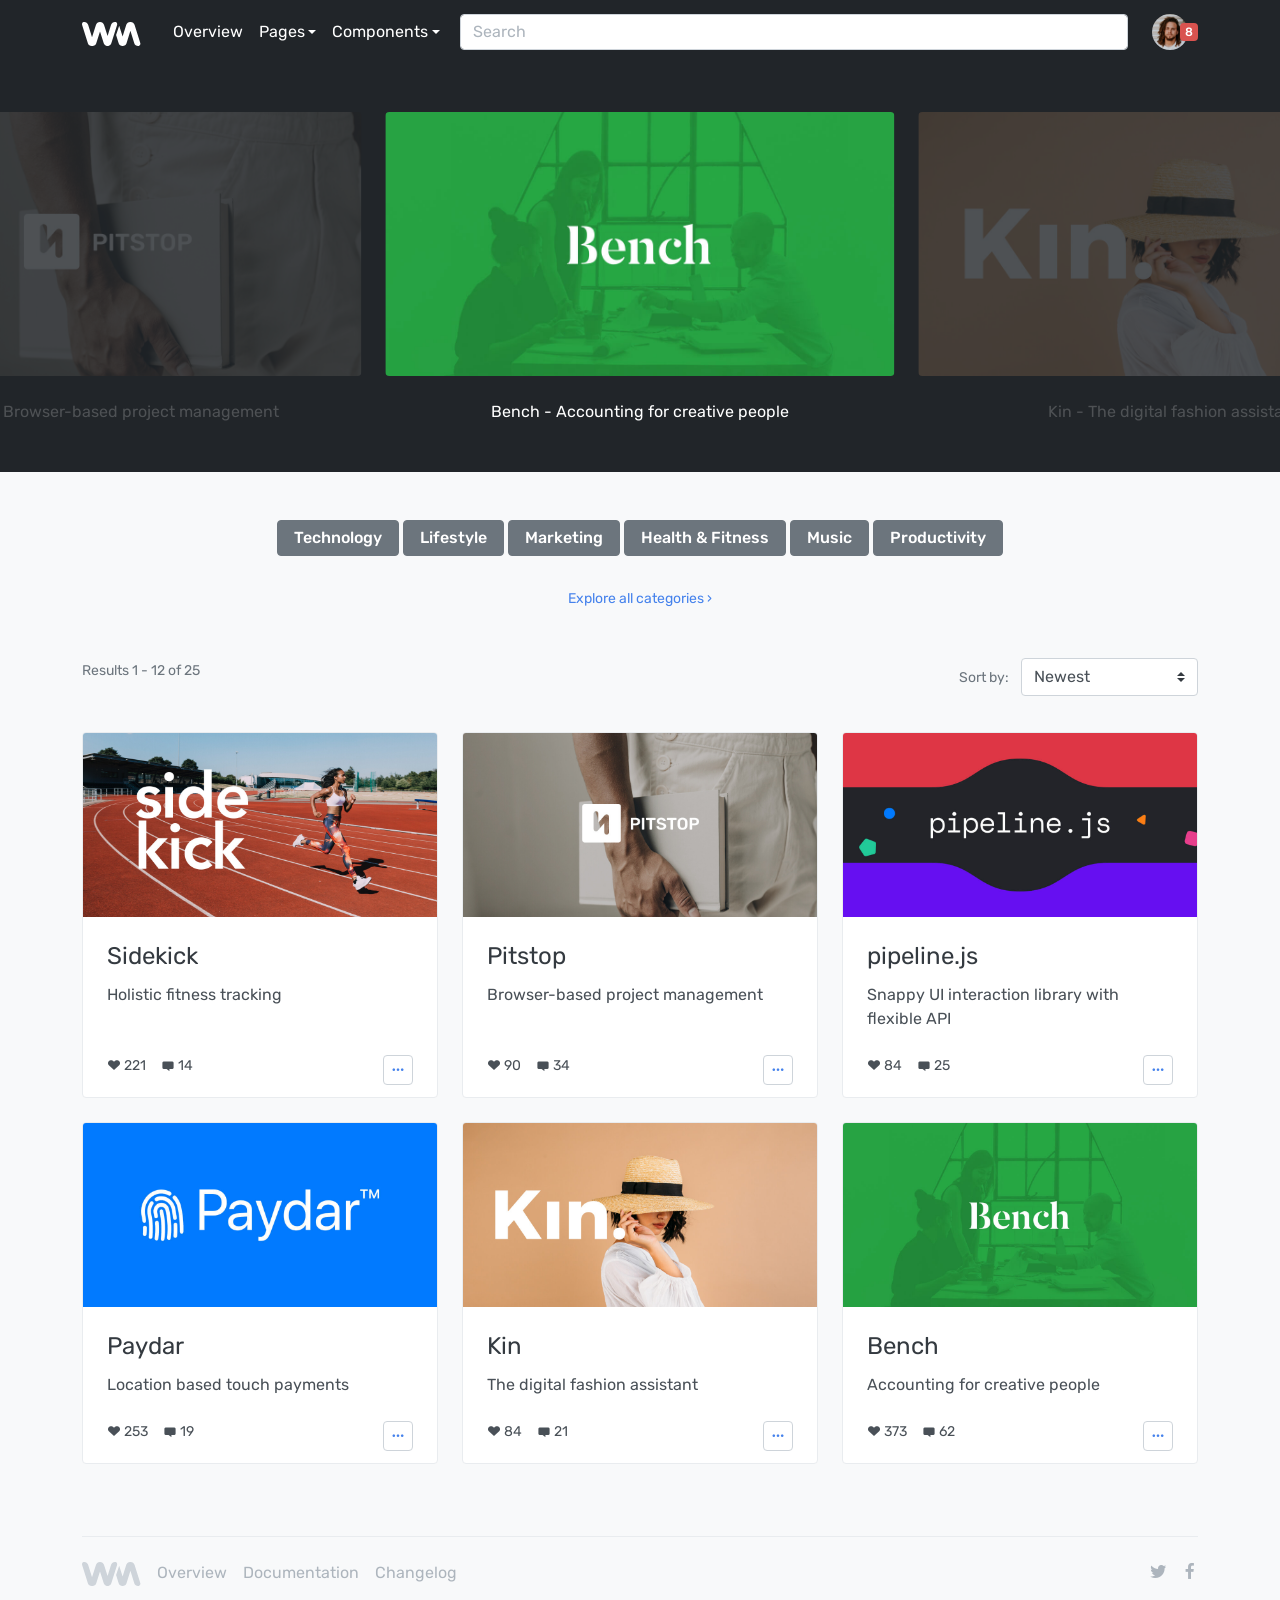
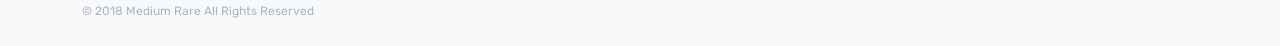
<file: GlobalOne.Umbraco/theme/pages/app-collection-cards.html>
<!doctype html>
<html lang="en">

    <head>
        <meta charset="utf-8">
        <title>Wingman Bootstrap Theme</title>
        <meta name="viewport" content="width=device-width, initial-scale=1.0">
        <meta name="description" content="A robust suite of app and landing page templates by Medium Rare">
        <link href="https://fonts.googleapis.com/css?family=Rubik:300,400,400i,500" rel="stylesheet">
        <link href="assets/css/socicon.css" rel="stylesheet" type="text/css" media="all" />
        <link href="assets/css/entypo.css" rel="stylesheet" type="text/css" media="all" />
        <link href="assets/css/theme.css" rel="stylesheet" type="text/css" media="all" />
    </head>

    <body>

        <div class="nav-container">
            <div class="bg-dark navbar-dark" data-sticky="top">
                <div class="container">
                    <nav class="navbar navbar-expand-lg">
                        <a class="navbar-brand" href="index.html">
                            <img alt="Wingman" src="assets/img/logo-white.svg" />
                        </a>
                        <button class="navbar-toggler" type="button" data-toggle="collapse" data-target="#navbarNav" aria-controls="navbarNav" aria-expanded="false" aria-label="Toggle navigation">
                            <i class="icon-menu h4"></i>
                        </button>
                        <div class="collapse navbar-collapse justify-content-between" id="navbarNav">
                            <ul class="navbar-nav">
                                <li class="nav-item">
                                    <a href="index.html" class="nav-link">Overview</a>
                                </li>
                                <li class="nav-item dropdown">
                                    <a class="nav-link dropdown-toggle" href="#" id="pagesDropdown" role="button" data-toggle="dropdown">Pages</a>
                                    <div class="dropdown-menu" aria-labelledby="pagesDropdown">

                                        <a class="dropdown-item" href="pages-landing.html">
                                            <span class="h6 mb-0">Landing Pages</span>
                                            <p class="text-small text-muted">Showcase your product in style</p>
                                        </a>

                                        <div class="dropdown-divider"></div>


                                        <a class="dropdown-item" href="pages-app.html">
                                            <span class="h6 mb-0">App Pages</span>
                                            <p class="text-small text-muted">Build detailed, functional web apps</p>
                                        </a>

                                        <div class="dropdown-divider"></div>


                                        <a class="dropdown-item" href="pages-inner.html">
                                            <span class="h6 mb-0">Inner Pages</span>
                                            <p class="text-small text-muted">Complete your online presence</p>
                                        </a>


                                    </div>
                                </li>
                                <li class="nav-item dropdown">
                                    <a class="nav-link dropdown-toggle" href="#" id="componentsDropdown" role="button" data-toggle="dropdown">Components</a>
                                    <div class="dropdown-menu" aria-labelledby="componentsDropdown">

                                        <a class="dropdown-item" href="components-bootstrap.html">Bootstrap</a>

                                        <a class="dropdown-item" href="components-wingman.html">Wingman</a>

                                    </div>
                                </li>
                            </ul>
                            <form class="form-inline col p-0 pl-md-2 pr-md-3">
                                <input class="form-control w-100" type="search" placeholder="Search" aria-label="Search">
                            </form>



                            <ul class="navbar-nav">
                                <li class="nav-item dropdown">
                                    <a class="nav-link dropdown-toggle dropdown-toggle-no-arrow p-lg-0" href="http://example.com" id="dropdown01" data-toggle="dropdown" aria-haspopup="true" aria-expanded="false">
                                        <img alt="Image" src="assets/img/avatar-male-3.jpg" class="avatar avatar-xs" />
                                        <span class="badge badge-danger">8</span>
                                    </a>
                                    <div class="dropdown-menu dropdown-menu-sm dropdown-menu-right" aria-labelledby="dropdown01">
                                        <a class="dropdown-item" href="#">Notifications <span class="badge badge-danger">8</span></a>
                                        <a class="dropdown-item" href="#">Profile</a>
                                        <div class="dropdown-divider"></div>
                                        <a class="dropdown-item" href="#">Settings</a>
                                        <a class="dropdown-item" href="#">Groups</a>
                                        <a class="dropdown-item" href="#">Log out</a>
                                    </div>
                                </li>
                            </ul>

                        </div>
                        <!--end nav collapse-->
                    </nav>
                </div>
                <!--end of container-->
            </div>
        </div>
        <div class="main-container">
            <section class="bg-dark space-sm">
                <div class="main-carousel" data-flickity='{ "cellAlign": "center", "contain": true, "prevNextButtons": false, "pageDots":false, "wrapAround":true, "autoPlay":5000, "imagesLoaded":true }'>


                    <div class="carousel-cell col-9 col-md-8 col-lg-5 text-center">
                        <a href="#" class="d-block mb-3">
                            <img alt="Image" src="assets/img/graphic-product-bench.jpg" class="img-fluid rounded" />
                        </a>
                        <span class="h6">Bench - Accounting for creative people</span>
                    </div>



                    <div class="carousel-cell col-9 col-md-8 col-lg-5 text-center">
                        <a href="#" class="d-block mb-3">
                            <img alt="Image" src="assets/img/graphic-product-kin.jpg" class="img-fluid rounded" />
                        </a>
                        <span class="h6">Kin - The digital fashion assistant</span>
                    </div>



                    <div class="carousel-cell col-9 col-md-8 col-lg-5 text-center">
                        <a href="#" class="d-block mb-3">
                            <img alt="Image" src="assets/img/graphic-product-paydar.jpg" class="img-fluid rounded" />
                        </a>
                        <span class="h6">Paydar - Location based touch payments</span>
                    </div>





                    <div class="carousel-cell col-9 col-md-8 col-lg-5 text-center">
                        <a href="#" class="d-block mb-3">
                            <img alt="Image" src="assets/img/graphic-product-pitstop.jpg" class="img-fluid rounded" />
                        </a>
                        <span class="h6">Pitstop - Browser-based project management</span>
                    </div>




                </div>
            </section>
            <section class="space-sm">
                <div class="container">
                    <div class="row">
                        <div class="col text-center">
                            <div class="mb-3">
                                <a href="#" class="btn btn-secondary mb-1">Technology</a>
                                <a href="#" class="btn btn-secondary mb-1">Lifestyle</a>
                                <a href="#" class="btn btn-secondary mb-1">Marketing</a>
                                <a href="#" class="btn btn-secondary mb-1">Health &amp; Fitness</a>
                                <a href="#" class="btn btn-secondary mb-1">Music</a>
                                <a href="#" class="btn btn-secondary mb-1">Productivity</a>
                            </div>
                            <a href="#" class="text-small">Explore all categories &rsaquo;</a>
                        </div>
                        <!--end of col-->
                    </div>
                    <!--end of row-->
                </div>
                <!--end of container-->
            </section>
            <!--end of section-->
            <section class="space-sm flush-with-above">
                <div class="container">
                    <div class="row mb-4">
                        <div class="col-12 d-flex justify-content-between">
                            <div>
                                <span class="text-muted text-small">Results 1 - 12 of 25</span>
                            </div>
                            <form class="d-flex align-items-center">
                                <span class="mr-2 text-muted text-small text-nowrap">Sort by:</span>
                                <select class="custom-select">
                                    <option value="alpha">Alphabetical</option>
                                    <option value="old-new" selected>Newest</option>
                                    <option value="new-old">Popular</option>
                                    <option value="recent">Recently Updated</option>
                                </select>
                            </form>
                        </div>
                        <!--end of col-->
                    </div>
                    <!--end of row-->
                    <ul class="row feature-list feature-list-sm">

                        <li class="col-12 col-md-6 col-lg-4">
                            <div class="card">
                                <a href="#">
                                    <img class="card-img-top" src="assets/img/graphic-product-sidekick.jpg" alt="Card image cap">
                                </a>
                                <div class="card-body">
                                    <h4 class="card-title">Sidekick</h4>
                                    <p class="card-text">Holistic fitness tracking</p>
                                </div>
                                <div class="card-footer card-footer-borderless d-flex justify-content-between">
                                    <div class="text-small">
                                        <ul class="list-inline">
                                            <li class="list-inline-item"><i class="icon-heart"></i> 221</li>
                                            <li class="list-inline-item"><i class="icon-message"></i> 14</li>
                                        </ul>
                                    </div>
                                    <div class="dropup">
                                        <button class="btn btn-sm btn-outline-primary dropdown-toggle dropdown-toggle-no-arrow" type="button" id="SidekickButton" data-toggle="dropdown" aria-haspopup="true" aria-expanded="false">
                                            <i class="icon-dots-three-horizontal"></i>
                                        </button>
                                        <div class="dropdown-menu dropdown-menu-sm" aria-labelledby="SidekickButton">
                                            <a class="dropdown-item" href="#">Save</a>
                                            <a class="dropdown-item" href="#">Share</a>
                                            <a class="dropdown-item" href="#">Comment</a>
                                            <div class="dropdown-divider"></div>
                                            <a class="dropdown-item" href="#">Report</a>
                                        </div>
                                    </div>
                                </div>
                            </div>
                        </li>
                        <!--end of col-->

                        <li class="col-12 col-md-6 col-lg-4">
                            <div class="card">
                                <a href="#">
                                    <img class="card-img-top" src="assets/img/graphic-product-pitstop.jpg" alt="Card image cap">
                                </a>
                                <div class="card-body">
                                    <h4 class="card-title">Pitstop</h4>
                                    <p class="card-text">Browser-based project management</p>
                                </div>
                                <div class="card-footer card-footer-borderless d-flex justify-content-between">
                                    <div class="text-small">
                                        <ul class="list-inline">
                                            <li class="list-inline-item"><i class="icon-heart"></i> 90</li>
                                            <li class="list-inline-item"><i class="icon-message"></i> 34</li>
                                        </ul>
                                    </div>
                                    <div class="dropup">
                                        <button class="btn btn-sm btn-outline-primary dropdown-toggle dropdown-toggle-no-arrow" type="button" id="PitstopButton" data-toggle="dropdown" aria-haspopup="true" aria-expanded="false">
                                            <i class="icon-dots-three-horizontal"></i>
                                        </button>
                                        <div class="dropdown-menu dropdown-menu-sm" aria-labelledby="PitstopButton">
                                            <a class="dropdown-item" href="#">Save</a>
                                            <a class="dropdown-item" href="#">Share</a>
                                            <a class="dropdown-item" href="#">Comment</a>
                                            <div class="dropdown-divider"></div>
                                            <a class="dropdown-item" href="#">Report</a>
                                        </div>
                                    </div>
                                </div>
                            </div>
                        </li>
                        <!--end of col-->

                        <li class="col-12 col-md-6 col-lg-4">
                            <div class="card">
                                <a href="#">
                                    <img class="card-img-top" src="assets/img/graphic-product-pipeline.jpg" alt="Card image cap">
                                </a>
                                <div class="card-body">
                                    <h4 class="card-title">pipeline.js</h4>
                                    <p class="card-text">Snappy UI interaction library with flexible API</p>
                                </div>
                                <div class="card-footer card-footer-borderless d-flex justify-content-between">
                                    <div class="text-small">
                                        <ul class="list-inline">
                                            <li class="list-inline-item"><i class="icon-heart"></i> 84</li>
                                            <li class="list-inline-item"><i class="icon-message"></i> 25</li>
                                        </ul>
                                    </div>
                                    <div class="dropup">
                                        <button class="btn btn-sm btn-outline-primary dropdown-toggle dropdown-toggle-no-arrow" type="button" id="pipeline.jsButton" data-toggle="dropdown" aria-haspopup="true" aria-expanded="false">
                                            <i class="icon-dots-three-horizontal"></i>
                                        </button>
                                        <div class="dropdown-menu dropdown-menu-sm" aria-labelledby="pipeline.jsButton">
                                            <a class="dropdown-item" href="#">Save</a>
                                            <a class="dropdown-item" href="#">Share</a>
                                            <a class="dropdown-item" href="#">Comment</a>
                                            <div class="dropdown-divider"></div>
                                            <a class="dropdown-item" href="#">Report</a>
                                        </div>
                                    </div>
                                </div>
                            </div>
                        </li>
                        <!--end of col-->

                        <li class="col-12 col-md-6 col-lg-4">
                            <div class="card">
                                <a href="#">
                                    <img class="card-img-top" src="assets/img/graphic-product-paydar.jpg" alt="Card image cap">
                                </a>
                                <div class="card-body">
                                    <h4 class="card-title">Paydar</h4>
                                    <p class="card-text">Location based touch payments</p>
                                </div>
                                <div class="card-footer card-footer-borderless d-flex justify-content-between">
                                    <div class="text-small">
                                        <ul class="list-inline">
                                            <li class="list-inline-item"><i class="icon-heart"></i> 253</li>
                                            <li class="list-inline-item"><i class="icon-message"></i> 19</li>
                                        </ul>
                                    </div>
                                    <div class="dropup">
                                        <button class="btn btn-sm btn-outline-primary dropdown-toggle dropdown-toggle-no-arrow" type="button" id="PaydarButton" data-toggle="dropdown" aria-haspopup="true" aria-expanded="false">
                                            <i class="icon-dots-three-horizontal"></i>
                                        </button>
                                        <div class="dropdown-menu dropdown-menu-sm" aria-labelledby="PaydarButton">
                                            <a class="dropdown-item" href="#">Save</a>
                                            <a class="dropdown-item" href="#">Share</a>
                                            <a class="dropdown-item" href="#">Comment</a>
                                            <div class="dropdown-divider"></div>
                                            <a class="dropdown-item" href="#">Report</a>
                                        </div>
                                    </div>
                                </div>
                            </div>
                        </li>
                        <!--end of col-->

                        <li class="col-12 col-md-6 col-lg-4">
                            <div class="card">
                                <a href="#">
                                    <img class="card-img-top" src="assets/img/graphic-product-kin.jpg" alt="Card image cap">
                                </a>
                                <div class="card-body">
                                    <h4 class="card-title">Kin</h4>
                                    <p class="card-text">The digital fashion assistant</p>
                                </div>
                                <div class="card-footer card-footer-borderless d-flex justify-content-between">
                                    <div class="text-small">
                                        <ul class="list-inline">
                                            <li class="list-inline-item"><i class="icon-heart"></i> 84</li>
                                            <li class="list-inline-item"><i class="icon-message"></i> 21</li>
                                        </ul>
                                    </div>
                                    <div class="dropup">
                                        <button class="btn btn-sm btn-outline-primary dropdown-toggle dropdown-toggle-no-arrow" type="button" id="KinButton" data-toggle="dropdown" aria-haspopup="true" aria-expanded="false">
                                            <i class="icon-dots-three-horizontal"></i>
                                        </button>
                                        <div class="dropdown-menu dropdown-menu-sm" aria-labelledby="KinButton">
                                            <a class="dropdown-item" href="#">Save</a>
                                            <a class="dropdown-item" href="#">Share</a>
                                            <a class="dropdown-item" href="#">Comment</a>
                                            <div class="dropdown-divider"></div>
                                            <a class="dropdown-item" href="#">Report</a>
                                        </div>
                                    </div>
                                </div>
                            </div>
                        </li>
                        <!--end of col-->

                        <li class="col-12 col-md-6 col-lg-4">
                            <div class="card">
                                <a href="#">
                                    <img class="card-img-top" src="assets/img/graphic-product-bench.jpg" alt="Card image cap">
                                </a>
                                <div class="card-body">
                                    <h4 class="card-title">Bench</h4>
                                    <p class="card-text">Accounting for creative people</p>
                                </div>
                                <div class="card-footer card-footer-borderless d-flex justify-content-between">
                                    <div class="text-small">
                                        <ul class="list-inline">
                                            <li class="list-inline-item"><i class="icon-heart"></i> 373</li>
                                            <li class="list-inline-item"><i class="icon-message"></i> 62</li>
                                        </ul>
                                    </div>
                                    <div class="dropup">
                                        <button class="btn btn-sm btn-outline-primary dropdown-toggle dropdown-toggle-no-arrow" type="button" id="BenchButton" data-toggle="dropdown" aria-haspopup="true" aria-expanded="false">
                                            <i class="icon-dots-three-horizontal"></i>
                                        </button>
                                        <div class="dropdown-menu dropdown-menu-sm" aria-labelledby="BenchButton">
                                            <a class="dropdown-item" href="#">Save</a>
                                            <a class="dropdown-item" href="#">Share</a>
                                            <a class="dropdown-item" href="#">Comment</a>
                                            <div class="dropdown-divider"></div>
                                            <a class="dropdown-item" href="#">Report</a>
                                        </div>
                                    </div>
                                </div>
                            </div>
                        </li>
                        <!--end of col-->

                    </ul>
                    <!--end of row-->
                </div>
                <!--end of container-->
            </section>
            <!--end of section-->
            <footer class="footer-short">
                <div class="container">
                    <hr>
                    <nav class="row justify-content-between align-items-center">
                        <div class="col-auto">
                            <ul class="list-inline">
                                <li class="list-inline-item">
                                    <a href="#">
                                        <img alt="Image" src="assets/img/logo-gray.svg" />
                                    </a>
                                </li>
                                <li class="list-inline-item">
                                    <a href="#">Overview</a>
                                </li>
                                <li class="list-inline-item">
                                    <a href="#">Documentation</a>
                                </li>
                                <li class="list-inline-item">
                                    <a href="#">Changelog</a>
                                </li>
                            </ul>
                        </div>
                        <!--end of col-->
                        <div class="col-auto text-sm-right">
                            <ul class="list-inline">
                                <li class="list-inline-item">
                                    <a href="#"><i class="socicon-twitter"></i></a>
                                </li>
                                <li class="list-inline-item">
                                    <a href="#"><i class="socicon-facebook"></i></a>
                                </li>
                            </ul>
                        </div>
                        <!--end of col-->
                    </nav>
                    <!--end of row-->
                    <div class="row">
                        <div class="col">
                            <small>&copy; 2018 Medium Rare All Rights Reserved</small>
                        </div>
                        <!--end of col-->
                    </div>
                    <!--end of row-->
                </div>
                <!--end of container-->
            </footer>
        </div>


        <script type="text/javascript" src="assets/js/jquery.min.js"></script>
        <script type="text/javascript" src="assets/js/popper.min.js"></script>
        <script type="text/javascript" src="assets/js/jquery.smartWizard.min.js"></script>
        <script type="text/javascript" src="assets/js/flickity.pkgd.min.js"></script>
        <script type="text/javascript" src="assets/js/scrollMonitor.js"></script>
        <script type="text/javascript" src="assets/js/smooth-scroll.polyfills.js"></script>
        <script type="text/javascript" src="assets/js/prism.js"></script>
        <script type="text/javascript" src="assets/js/zoom.min.js"></script>
        <script type="text/javascript" src="assets/js/bootstrap.js"></script>
        <script type="text/javascript" src="assets/js/theme.js"></script>

    </body>

</html>
</file>
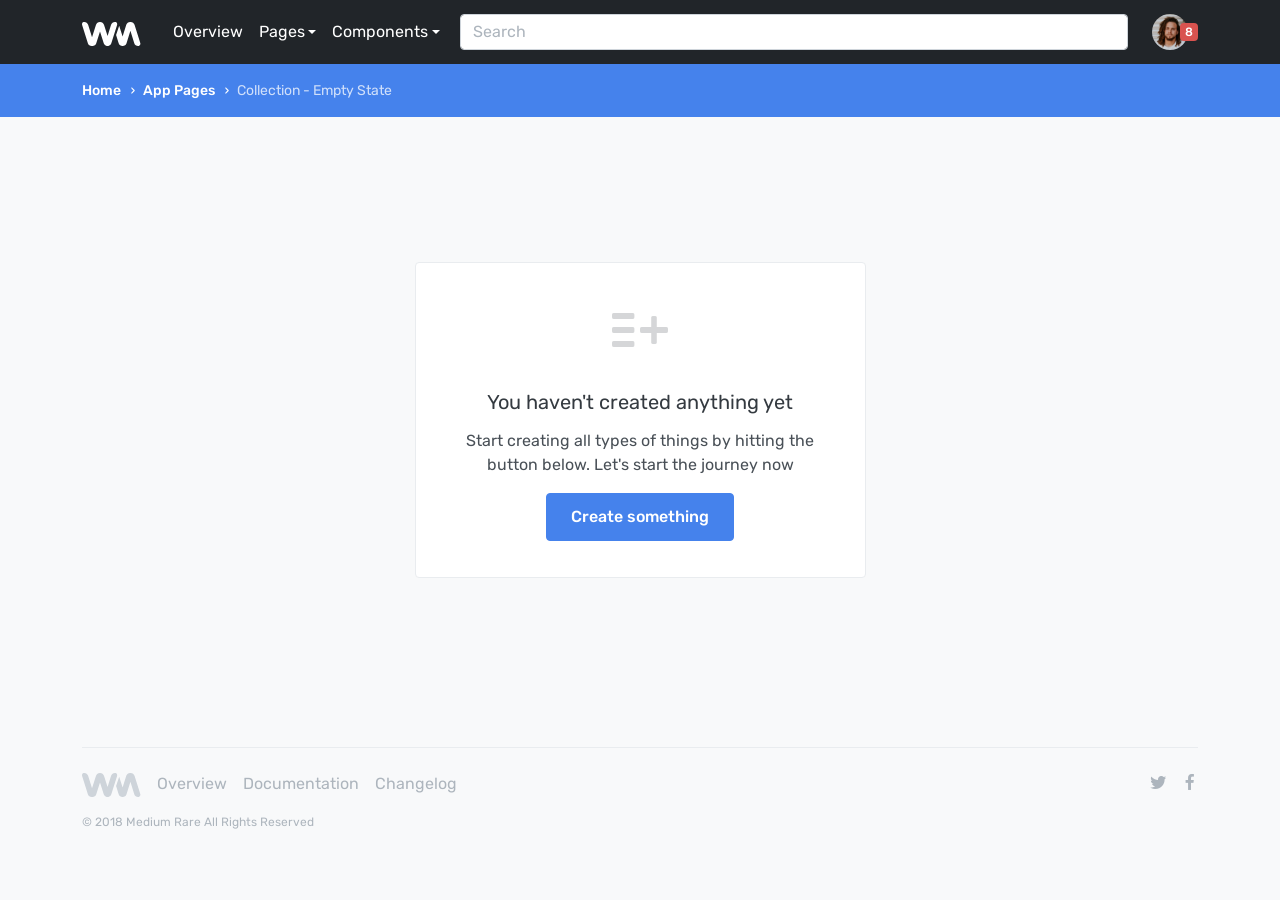
<file: GlobalOne.Umbraco/theme/pages/app-collection-empty-state.html>
<!doctype html>
<html lang="en">

    <head>
        <meta charset="utf-8">
        <title>Wingman Bootstrap Theme</title>
        <meta name="viewport" content="width=device-width, initial-scale=1.0">
        <meta name="description" content="A robust suite of app and landing page templates by Medium Rare">
        <link href="https://fonts.googleapis.com/css?family=Rubik:300,400,400i,500" rel="stylesheet">
        <link href="assets/css/socicon.css" rel="stylesheet" type="text/css" media="all" />
        <link href="assets/css/entypo.css" rel="stylesheet" type="text/css" media="all" />
        <link href="assets/css/theme.css" rel="stylesheet" type="text/css" media="all" />
    </head>

    <body>

        <div class="nav-container">
            <div class="bg-dark navbar-dark" data-sticky="top">
                <div class="container">
                    <nav class="navbar navbar-expand-lg">
                        <a class="navbar-brand" href="index.html">
                            <img alt="Wingman" src="assets/img/logo-white.svg" />
                        </a>
                        <button class="navbar-toggler" type="button" data-toggle="collapse" data-target="#navbarNav" aria-controls="navbarNav" aria-expanded="false" aria-label="Toggle navigation">
                            <i class="icon-menu h4"></i>
                        </button>
                        <div class="collapse navbar-collapse justify-content-between" id="navbarNav">
                            <ul class="navbar-nav">
                                <li class="nav-item">
                                    <a href="index.html" class="nav-link">Overview</a>
                                </li>
                                <li class="nav-item dropdown">
                                    <a class="nav-link dropdown-toggle" href="#" id="pagesDropdown" role="button" data-toggle="dropdown">Pages</a>
                                    <div class="dropdown-menu" aria-labelledby="pagesDropdown">

                                        <a class="dropdown-item" href="pages-landing.html">
                                            <span class="h6 mb-0">Landing Pages</span>
                                            <p class="text-small text-muted">Showcase your product in style</p>
                                        </a>

                                        <div class="dropdown-divider"></div>


                                        <a class="dropdown-item" href="pages-app.html">
                                            <span class="h6 mb-0">App Pages</span>
                                            <p class="text-small text-muted">Build detailed, functional web apps</p>
                                        </a>

                                        <div class="dropdown-divider"></div>


                                        <a class="dropdown-item" href="pages-inner.html">
                                            <span class="h6 mb-0">Inner Pages</span>
                                            <p class="text-small text-muted">Complete your online presence</p>
                                        </a>


                                    </div>
                                </li>
                                <li class="nav-item dropdown">
                                    <a class="nav-link dropdown-toggle" href="#" id="componentsDropdown" role="button" data-toggle="dropdown">Components</a>
                                    <div class="dropdown-menu" aria-labelledby="componentsDropdown">

                                        <a class="dropdown-item" href="components-bootstrap.html">Bootstrap</a>

                                        <a class="dropdown-item" href="components-wingman.html">Wingman</a>

                                    </div>
                                </li>
                            </ul>
                            <form class="form-inline col p-0 pl-md-2 pr-md-3">
                                <input class="form-control w-100" type="search" placeholder="Search" aria-label="Search">
                            </form>



                            <ul class="navbar-nav">
                                <li class="nav-item dropdown">
                                    <a class="nav-link dropdown-toggle dropdown-toggle-no-arrow p-lg-0" href="http://example.com" id="dropdown01" data-toggle="dropdown" aria-haspopup="true" aria-expanded="false">
                                        <img alt="Image" src="assets/img/avatar-male-3.jpg" class="avatar avatar-xs" />
                                        <span class="badge badge-danger">8</span>
                                    </a>
                                    <div class="dropdown-menu dropdown-menu-sm dropdown-menu-right" aria-labelledby="dropdown01">
                                        <a class="dropdown-item" href="#">Notifications <span class="badge badge-danger">8</span></a>
                                        <a class="dropdown-item" href="#">Profile</a>
                                        <div class="dropdown-divider"></div>
                                        <a class="dropdown-item" href="#">Settings</a>
                                        <a class="dropdown-item" href="#">Groups</a>
                                        <a class="dropdown-item" href="#">Log out</a>
                                    </div>
                                </li>
                            </ul>

                        </div>
                        <!--end nav collapse-->
                    </nav>
                </div>
                <!--end of container-->
            </div>
        </div>
        <div class="main-container">
            <nav aria-label="breadcrumb" role="navigation" class="bg-primary text-white">
                <div class="container">
                    <div class="row justify-content-center">
                        <div class="col">
                            <ol class="breadcrumb">
                                <li class="breadcrumb-item"><a href="index.html">Home</a>
                                </li>
                                <li class="breadcrumb-item"><a href="pages-app.html">App Pages</a>
                                </li>


                                <li class="breadcrumb-item active" aria-current="page">Collection - Empty State</li>
                            </ol>
                        </div>
                        <!--end of col-->
                    </div>
                    <!--end of row-->
                </div>
                <!--end of container-->
            </nav>
            <section class="height-70">
                <div class="container">
                    <div class="row justify-content-center">
                        <div class="col-12 col-md-6 col-lg-5">
                            <div class="card card-lg text-center">
                                <div class="card-body">
                                    <i class="icon-add-to-list display-4 opacity-20"></i>
                                    <h1 class="h5">You haven't created anything yet</h1>
                                    <p>
                                        Start creating all types of things by hitting the button below. Let's start the journey now
                                    </p>
                                    <a href="#" class="btn btn-lg btn-primary">Create something</a>
                                </div>
                            </div>
                        </div>
                        <!--end of col-->
                    </div>
                    <!--end of row-->
                </div>
                <!--end of container-->
            </section>
            <!--end of section-->
            <footer class="footer-short">
                <div class="container">
                    <hr>
                    <nav class="row justify-content-between align-items-center">
                        <div class="col-auto">
                            <ul class="list-inline">
                                <li class="list-inline-item">
                                    <a href="#">
                                        <img alt="Image" src="assets/img/logo-gray.svg" />
                                    </a>
                                </li>
                                <li class="list-inline-item">
                                    <a href="#">Overview</a>
                                </li>
                                <li class="list-inline-item">
                                    <a href="#">Documentation</a>
                                </li>
                                <li class="list-inline-item">
                                    <a href="#">Changelog</a>
                                </li>
                            </ul>
                        </div>
                        <!--end of col-->
                        <div class="col-auto text-sm-right">
                            <ul class="list-inline">
                                <li class="list-inline-item">
                                    <a href="#"><i class="socicon-twitter"></i></a>
                                </li>
                                <li class="list-inline-item">
                                    <a href="#"><i class="socicon-facebook"></i></a>
                                </li>
                            </ul>
                        </div>
                        <!--end of col-->
                    </nav>
                    <!--end of row-->
                    <div class="row">
                        <div class="col">
                            <small>&copy; 2018 Medium Rare All Rights Reserved</small>
                        </div>
                        <!--end of col-->
                    </div>
                    <!--end of row-->
                </div>
                <!--end of container-->
            </footer>
        </div>


        <script type="text/javascript" src="assets/js/jquery.min.js"></script>
        <script type="text/javascript" src="assets/js/popper.min.js"></script>
        <script type="text/javascript" src="assets/js/jquery.smartWizard.min.js"></script>
        <script type="text/javascript" src="assets/js/flickity.pkgd.min.js"></script>
        <script type="text/javascript" src="assets/js/scrollMonitor.js"></script>
        <script type="text/javascript" src="assets/js/smooth-scroll.polyfills.js"></script>
        <script type="text/javascript" src="assets/js/prism.js"></script>
        <script type="text/javascript" src="assets/js/zoom.min.js"></script>
        <script type="text/javascript" src="assets/js/bootstrap.js"></script>
        <script type="text/javascript" src="assets/js/theme.js"></script>

    </body>

</html>
</file>
<file: GlobalOne.Umbraco/theme/pages/assets/css/socicon.css>
@font-face {
  font-family: 'Socicon';
  src:  url('../fonts/socicon.eot?a93r5t');
  src:  url('../fonts/socicon.eot?a93r5t#iefix') format('embedded-opentype'),
    url('../fonts/socicon.ttf?a93r5t') format('truetype'),
    url('../fonts/socicon.woff?a93r5t') format('woff'),
    url('../fonts/socicon.svg?a93r5t#Socicon') format('svg');
  font-weight: normal;
  font-style: normal;
}

[class^="socicon-"], [class*=" socicon-"] {
  /* use !important to prevent issues with browser extensions that change fonts */
  font-family: 'Socicon' !important;
  speak: none;
  font-style: normal;
  font-weight: normal;
  font-variant: normal;
  text-transform: none;
  line-height: 1;

  /* Better Font Rendering =========== */
  -webkit-font-smoothing: antialiased;
  -moz-osx-font-smoothing: grayscale;
}

.socicon-gamewisp:before {
  content: "\e905";
}
.socicon-bloglovin:before {
  content: "\e904";
}
.socicon-tunein:before {
  content: "\e903";
}
.socicon-gamejolt:before {
  content: "\e901";
}
.socicon-trello:before {
  content: "\e902";
}
.socicon-spreadshirt:before {
  content: "\e900";
}
.socicon-500px:before {
  content: "\e000";
}
.socicon-8tracks:before {
  content: "\e001";
}
.socicon-airbnb:before {
  content: "\e002";
}
.socicon-alliance:before {
  content: "\e003";
}
.socicon-amazon:before {
  content: "\e004";
}
.socicon-amplement:before {
  content: "\e005";
}
.socicon-android:before {
  content: "\e006";
}
.socicon-angellist:before {
  content: "\e007";
}
.socicon-apple:before {
  content: "\e008";
}
.socicon-appnet:before {
  content: "\e009";
}
.socicon-baidu:before {
  content: "\e00a";
}
.socicon-bandcamp:before {
  content: "\e00b";
}
.socicon-battlenet:before {
  content: "\e00c";
}
.socicon-beam:before {
  content: "\e00d";
}
.socicon-bebee:before {
  content: "\e00e";
}
.socicon-bebo:before {
  content: "\e00f";
}
.socicon-behance:before {
  content: "\e010";
}
.socicon-blizzard:before {
  content: "\e011";
}
.socicon-blogger:before {
  content: "\e012";
}
.socicon-buffer:before {
  content: "\e013";
}
.socicon-chrome:before {
  content: "\e014";
}
.socicon-coderwall:before {
  content: "\e015";
}
.socicon-curse:before {
  content: "\e016";
}
.socicon-dailymotion:before {
  content: "\e017";
}
.socicon-deezer:before {
  content: "\e018";
}
.socicon-delicious:before {
  content: "\e019";
}
.socicon-deviantart:before {
  content: "\e01a";
}
.socicon-diablo:before {
  content: "\e01b";
}
.socicon-digg:before {
  content: "\e01c";
}
.socicon-discord:before {
  content: "\e01d";
}
.socicon-disqus:before {
  content: "\e01e";
}
.socicon-douban:before {
  content: "\e01f";
}
.socicon-draugiem:before {
  content: "\e020";
}
.socicon-dribbble:before {
  content: "\e021";
}
.socicon-drupal:before {
  content: "\e022";
}
.socicon-ebay:before {
  content: "\e023";
}
.socicon-ello:before {
  content: "\e024";
}
.socicon-endomodo:before {
  content: "\e025";
}
.socicon-envato:before {
  content: "\e026";
}
.socicon-etsy:before {
  content: "\e027";
}
.socicon-facebook:before {
  content: "\e028";
}
.socicon-feedburner:before {
  content: "\e029";
}
.socicon-filmweb:before {
  content: "\e02a";
}
.socicon-firefox:before {
  content: "\e02b";
}
.socicon-flattr:before {
  content: "\e02c";
}
.socicon-flickr:before {
  content: "\e02d";
}
.socicon-formulr:before {
  content: "\e02e";
}
.socicon-forrst:before {
  content: "\e02f";
}
.socicon-foursquare:before {
  content: "\e030";
}
.socicon-friendfeed:before {
  content: "\e031";
}
.socicon-github:before {
  content: "\e032";
}
.socicon-goodreads:before {
  content: "\e033";
}
.socicon-google:before {
  content: "\e034";
}
.socicon-googlescholar:before {
  content: "\e035";
}
.socicon-googlegroups:before {
  content: "\e036";
}
.socicon-googlephotos:before {
  content: "\e037";
}
.socicon-googleplus:before {
  content: "\e038";
}
.socicon-grooveshark:before {
  content: "\e039";
}
.socicon-hackerrank:before {
  content: "\e03a";
}
.socicon-hearthstone:before {
  content: "\e03b";
}
.socicon-hellocoton:before {
  content: "\e03c";
}
.socicon-heroes:before {
  content: "\e03d";
}
.socicon-hitbox:before {
  content: "\e03e";
}
.socicon-horde:before {
  content: "\e03f";
}
.socicon-houzz:before {
  content: "\e040";
}
.socicon-icq:before {
  content: "\e041";
}
.socicon-identica:before {
  content: "\e042";
}
.socicon-imdb:before {
  content: "\e043";
}
.socicon-instagram:before {
  content: "\e044";
}
.socicon-issuu:before {
  content: "\e045";
}
.socicon-istock:before {
  content: "\e046";
}
.socicon-itunes:before {
  content: "\e047";
}
.socicon-keybase:before {
  content: "\e048";
}
.socicon-lanyrd:before {
  content: "\e049";
}
.socicon-lastfm:before {
  content: "\e04a";
}
.socicon-line:before {
  content: "\e04b";
}
.socicon-linkedin:before {
  content: "\e04c";
}
.socicon-livejournal:before {
  content: "\e04d";
}
.socicon-lyft:before {
  content: "\e04e";
}
.socicon-macos:before {
  content: "\e04f";
}
.socicon-mail:before {
  content: "\e050";
}
.socicon-medium:before {
  content: "\e051";
}
.socicon-meetup:before {
  content: "\e052";
}
.socicon-mixcloud:before {
  content: "\e053";
}
.socicon-modelmayhem:before {
  content: "\e054";
}
.socicon-mumble:before {
  content: "\e055";
}
.socicon-myspace:before {
  content: "\e056";
}
.socicon-newsvine:before {
  content: "\e057";
}
.socicon-nintendo:before {
  content: "\e058";
}
.socicon-npm:before {
  content: "\e059";
}
.socicon-odnoklassniki:before {
  content: "\e05a";
}
.socicon-openid:before {
  content: "\e05b";
}
.socicon-opera:before {
  content: "\e05c";
}
.socicon-outlook:before {
  content: "\e05d";
}
.socicon-overwatch:before {
  content: "\e05e";
}
.socicon-patreon:before {
  content: "\e05f";
}
.socicon-paypal:before {
  content: "\e060";
}
.socicon-periscope:before {
  content: "\e061";
}
.socicon-persona:before {
  content: "\e062";
}
.socicon-pinterest:before {
  content: "\e063";
}
.socicon-play:before {
  content: "\e064";
}
.socicon-player:before {
  content: "\e065";
}
.socicon-playstation:before {
  content: "\e066";
}
.socicon-pocket:before {
  content: "\e067";
}
.socicon-qq:before {
  content: "\e068";
}
.socicon-quora:before {
  content: "\e069";
}
.socicon-raidcall:before {
  content: "\e06a";
}
.socicon-ravelry:before {
  content: "\e06b";
}
.socicon-reddit:before {
  content: "\e06c";
}
.socicon-renren:before {
  content: "\e06d";
}
.socicon-researchgate:before {
  content: "\e06e";
}
.socicon-residentadvisor:before {
  content: "\e06f";
}
.socicon-reverbnation:before {
  content: "\e070";
}
.socicon-rss:before {
  content: "\e071";
}
.socicon-sharethis:before {
  content: "\e072";
}
.socicon-skype:before {
  content: "\e073";
}
.socicon-slideshare:before {
  content: "\e074";
}
.socicon-smugmug:before {
  content: "\e075";
}
.socicon-snapchat:before {
  content: "\e076";
}
.socicon-songkick:before {
  content: "\e077";
}
.socicon-soundcloud:before {
  content: "\e078";
}
.socicon-spotify:before {
  content: "\e079";
}
.socicon-stackexchange:before {
  content: "\e07a";
}
.socicon-stackoverflow:before {
  content: "\e07b";
}
.socicon-starcraft:before {
  content: "\e07c";
}
.socicon-stayfriends:before {
  content: "\e07d";
}
.socicon-steam:before {
  content: "\e07e";
}
.socicon-storehouse:before {
  content: "\e07f";
}
.socicon-strava:before {
  content: "\e080";
}
.socicon-streamjar:before {
  content: "\e081";
}
.socicon-stumbleupon:before {
  content: "\e082";
}
.socicon-swarm:before {
  content: "\e083";
}
.socicon-teamspeak:before {
  content: "\e084";
}
.socicon-teamviewer:before {
  content: "\e085";
}
.socicon-technorati:before {
  content: "\e086";
}
.socicon-telegram:before {
  content: "\e087";
}
.socicon-tripadvisor:before {
  content: "\e088";
}
.socicon-tripit:before {
  content: "\e089";
}
.socicon-triplej:before {
  content: "\e08a";
}
.socicon-tumblr:before {
  content: "\e08b";
}
.socicon-twitch:before {
  content: "\e08c";
}
.socicon-twitter:before {
  content: "\e08d";
}
.socicon-uber:before {
  content: "\e08e";
}
.socicon-ventrilo:before {
  content: "\e08f";
}
.socicon-viadeo:before {
  content: "\e090";
}
.socicon-viber:before {
  content: "\e091";
}
.socicon-viewbug:before {
  content: "\e092";
}
.socicon-vimeo:before {
  content: "\e093";
}
.socicon-vine:before {
  content: "\e094";
}
.socicon-vkontakte:before {
  content: "\e095";
}
.socicon-warcraft:before {
  content: "\e096";
}
.socicon-wechat:before {
  content: "\e097";
}
.socicon-weibo:before {
  content: "\e098";
}
.socicon-whatsapp:before {
  content: "\e099";
}
.socicon-wikipedia:before {
  content: "\e09a";
}
.socicon-windows:before {
  content: "\e09b";
}
.socicon-wordpress:before {
  content: "\e09c";
}
.socicon-wykop:before {
  content: "\e09d";
}
.socicon-xbox:before {
  content: "\e09e";
}
.socicon-xing:before {
  content: "\e09f";
}
.socicon-yahoo:before {
  content: "\e0a0";
}
.socicon-yammer:before {
  content: "\e0a1";
}
.socicon-yandex:before {
  content: "\e0a2";
}
.socicon-yelp:before {
  content: "\e0a3";
}
.socicon-younow:before {
  content: "\e0a4";
}
.socicon-youtube:before {
  content: "\e0a5";
}
.socicon-zapier:before {
  content: "\e0a6";
}
.socicon-zerply:before {
  content: "\e0a7";
}
.socicon-zomato:before {
  content: "\e0a8";
}
.socicon-zynga:before {
  content: "\e0a9";
}
</file>
<file: GlobalOne.Umbraco/theme/pages/assets/css/entypo.css>
@font-face {
  font-family: 'entypo';
  src: url('../fonts/entypo.eot?79395234');
  src: url('../fonts/entypo.eot?79395234#iefix') format('embedded-opentype'),
       url('../fonts/entypo.woff2?79395234') format('woff2'),
       url('../fonts/entypo.woff?79395234') format('woff'),
       url('../fonts/entypo.ttf?79395234') format('truetype'),
       url('../fonts/entypo.svg?79395234#entypo') format('svg');
  font-weight: normal;
  font-style: normal;
}
/* Chrome hack: SVG is rendered more smooth in Windozze. 100% magic, uncomment if you need it. */
/* Note, that will break hinting! In other OS-es font will be not as sharp as it could be */
/*
@media screen and (-webkit-min-device-pixel-ratio:0) {
  @font-face {
    font-family: 'entypo';
    src: url('../font/entypo.svg?79395234#entypo') format('svg');
  }
}
*/
 
 [class^="icon-"]:before, [class*=" icon-"]:before {
  font-family: "entypo";
  font-style: normal;
  font-weight: normal;
  speak: none;
 
  display: inline-block;
  text-decoration: inherit;
  width: 1em;
  /*margin-right: .2em;*/
  text-align: center;
  /* opacity: .8; */
 
  /* For safety - reset parent styles, that can break glyph codes*/
  font-variant: normal;
  text-transform: none;
 
  /* fix buttons height, for twitter bootstrap */
  line-height: 1em;
 
  /* Animation center compensation - margins should be symmetric */
  /* remove if not needed */
  /*margin-left: .2em;*/
 
  /* you can be more comfortable with increased icons size */
  /* font-size: 120%; */
 
  /* Font smoothing. That was taken from TWBS */
  -webkit-font-smoothing: antialiased;
  -moz-osx-font-smoothing: grayscale;
 
  /* Uncomment for 3D effect */
  /* text-shadow: 1px 1px 1px rgba(127, 127, 127, 0.3); */
}
 
.icon-add-to-list:before { content: '\e800'; } /* '' */
.icon-add-user:before { content: '\e801'; } /* '' */
.icon-address:before { content: '\e802'; } /* '' */
.icon-adjust:before { content: '\e803'; } /* '' */
.icon-air:before { content: '\e804'; } /* '' */
.icon-aircraft-landing:before { content: '\e805'; } /* '' */
.icon-aircraft-take-off:before { content: '\e806'; } /* '' */
.icon-aircraft:before { content: '\e807'; } /* '' */
.icon-align-bottom:before { content: '\e808'; } /* '' */
.icon-align-horizontal-middle:before { content: '\e809'; } /* '' */
.icon-align-left:before { content: '\e80a'; } /* '' */
.icon-align-right:before { content: '\e80b'; } /* '' */
.icon-align-top:before { content: '\e80c'; } /* '' */
.icon-align-vertical-middle:before { content: '\e80d'; } /* '' */
.icon-archive:before { content: '\e80e'; } /* '' */
.icon-area-graph:before { content: '\e80f'; } /* '' */
.icon-arrow-bold-down:before { content: '\e810'; } /* '' */
.icon-arrow-bold-left:before { content: '\e811'; } /* '' */
.icon-arrow-bold-right:before { content: '\e812'; } /* '' */
.icon-arrow-bold-up:before { content: '\e813'; } /* '' */
.icon-arrow-down:before { content: '\e814'; } /* '' */
.icon-arrow-left:before { content: '\e815'; } /* '' */
.icon-arrow-long-down:before { content: '\e816'; } /* '' */
.icon-arrow-long-left:before { content: '\e817'; } /* '' */
.icon-arrow-long-right:before { content: '\e818'; } /* '' */
.icon-arrow-long-up:before { content: '\e819'; } /* '' */
.icon-arrow-right:before { content: '\e81a'; } /* '' */
.icon-arrow-up:before { content: '\e81b'; } /* '' */
.icon-arrow-with-circle-down:before { content: '\e81c'; } /* '' */
.icon-arrow-with-circle-left:before { content: '\e81d'; } /* '' */
.icon-arrow-with-circle-right:before { content: '\e81e'; } /* '' */
.icon-arrow-with-circle-up:before { content: '\e81f'; } /* '' */
.icon-attachment:before { content: '\e820'; } /* '' */
.icon-awareness-ribbon:before { content: '\e821'; } /* '' */
.icon-back-in-time:before { content: '\e822'; } /* '' */
.icon-back:before { content: '\e823'; } /* '' */
.icon-bar-graph:before { content: '\e824'; } /* '' */
.icon-battery:before { content: '\e825'; } /* '' */
.icon-beamed-note:before { content: '\e826'; } /* '' */
.icon-bell:before { content: '\e827'; } /* '' */
.icon-blackboard:before { content: '\e828'; } /* '' */
.icon-block:before { content: '\e829'; } /* '' */
.icon-book:before { content: '\e82a'; } /* '' */
.icon-bookmark:before { content: '\e82b'; } /* '' */
.icon-bookmarks:before { content: '\e82c'; } /* '' */
.icon-bowl:before { content: '\e82d'; } /* '' */
.icon-box:before { content: '\e82e'; } /* '' */
.icon-briefcase:before { content: '\e82f'; } /* '' */
.icon-browser:before { content: '\e830'; } /* '' */
.icon-brush:before { content: '\e831'; } /* '' */
.icon-bucket:before { content: '\e832'; } /* '' */
.icon-bug:before { content: '\e833'; } /* '' */
.icon-cake:before { content: '\e834'; } /* '' */
.icon-calculator:before { content: '\e835'; } /* '' */
.icon-calendar:before { content: '\e836'; } /* '' */
.icon-camera:before { content: '\e837'; } /* '' */
.icon-ccw:before { content: '\e838'; } /* '' */
.icon-chat:before { content: '\e839'; } /* '' */
.icon-check:before { content: '\e83a'; } /* '' */
.icon-chevron-down:before { content: '\e83b'; } /* '' */
.icon-chevron-left:before { content: '\e83c'; } /* '' */
.icon-chevron-right:before { content: '\e83d'; } /* '' */
.icon-chevron-small-down:before { content: '\e83e'; } /* '' */
.icon-chevron-small-left:before { content: '\e83f'; } /* '' */
.icon-chevron-small-right:before { content: '\e840'; } /* '' */
.icon-chevron-small-up:before { content: '\e841'; } /* '' */
.icon-chevron-thin-down:before { content: '\e842'; } /* '' */
.icon-chevron-thin-left:before { content: '\e843'; } /* '' */
.icon-chevron-thin-right:before { content: '\e844'; } /* '' */
.icon-chevron-thin-up:before { content: '\e845'; } /* '' */
.icon-chevron-up:before { content: '\e846'; } /* '' */
.icon-chevron-with-circle-down:before { content: '\e847'; } /* '' */
.icon-chevron-with-circle-left:before { content: '\e848'; } /* '' */
.icon-chevron-with-circle-right:before { content: '\e849'; } /* '' */
.icon-chevron-with-circle-up:before { content: '\e84a'; } /* '' */
.icon-circle-with-cross:before { content: '\e84b'; } /* '' */
.icon-circle-with-minus:before { content: '\e84c'; } /* '' */
.icon-circle-with-plus:before { content: '\e84d'; } /* '' */
.icon-circle:before { content: '\e84e'; } /* '' */
.icon-circular-graph:before { content: '\e84f'; } /* '' */
.icon-clapperboard:before { content: '\e850'; } /* '' */
.icon-classic-computer:before { content: '\e851'; } /* '' */
.icon-clipboard:before { content: '\e852'; } /* '' */
.icon-clock:before { content: '\e853'; } /* '' */
.icon-cloud:before { content: '\e854'; } /* '' */
.icon-code:before { content: '\e855'; } /* '' */
.icon-cog:before { content: '\e856'; } /* '' */
.icon-colours:before { content: '\e857'; } /* '' */
.icon-compass:before { content: '\e858'; } /* '' */
.icon-controller-fast-backward:before { content: '\e859'; } /* '' */
.icon-controller-fast-forward:before { content: '\e85a'; } /* '' */
.icon-controller-jump-to-start:before { content: '\e85b'; } /* '' */
.icon-controller-next:before { content: '\e85c'; } /* '' */
.icon-controller-paus:before { content: '\e85d'; } /* '' */
.icon-controller-play:before { content: '\e85e'; } /* '' */
.icon-controller-record:before { content: '\e85f'; } /* '' */
.icon-controller-stop:before { content: '\e860'; } /* '' */
.icon-controller-volume:before { content: '\e861'; } /* '' */
.icon-copy:before { content: '\e862'; } /* '' */
.icon-creative-commons-attribution:before { content: '\e863'; } /* '' */
.icon-creative-commons-noderivs:before { content: '\e864'; } /* '' */
.icon-creative-commons-noncommercial-eu:before { content: '\e865'; } /* '' */
.icon-creative-commons-noncommercial-us:before { content: '\e866'; } /* '' */
.icon-creative-commons-public-domain:before { content: '\e867'; } /* '' */
.icon-creative-commons-remix:before { content: '\e868'; } /* '' */
.icon-creative-commons-share:before { content: '\e869'; } /* '' */
.icon-creative-commons-sharealike:before { content: '\e86a'; } /* '' */
.icon-creative-commons:before { content: '\e86b'; } /* '' */
.icon-credit-card:before { content: '\e86c'; } /* '' */
.icon-credit:before { content: '\e86d'; } /* '' */
.icon-crop:before { content: '\e86e'; } /* '' */
.icon-cross:before { content: '\e86f'; } /* '' */
.icon-cup:before { content: '\e870'; } /* '' */
.icon-cw:before { content: '\e871'; } /* '' */
.icon-cycle:before { content: '\e872'; } /* '' */
.icon-database:before { content: '\e873'; } /* '' */
.icon-dial-pad:before { content: '\e874'; } /* '' */
.icon-direction:before { content: '\e875'; } /* '' */
.icon-document-landscape:before { content: '\e876'; } /* '' */
.icon-document:before { content: '\e877'; } /* '' */
.icon-documents:before { content: '\e878'; } /* '' */
.icon-dot-single:before { content: '\e879'; } /* '' */
.icon-dots-three-horizontal:before { content: '\e87a'; } /* '' */
.icon-dots-three-vertical:before { content: '\e87b'; } /* '' */
.icon-dots-two-horizontal:before { content: '\e87c'; } /* '' */
.icon-dots-two-vertical:before { content: '\e87d'; } /* '' */
.icon-download:before { content: '\e87e'; } /* '' */
.icon-drink:before { content: '\e87f'; } /* '' */
.icon-drive:before { content: '\e880'; } /* '' */
.icon-drop:before { content: '\e881'; } /* '' */
.icon-edit:before { content: '\e882'; } /* '' */
.icon-email:before { content: '\e883'; } /* '' */
.icon-emoji-flirt:before { content: '\e884'; } /* '' */
.icon-emoji-happy:before { content: '\e885'; } /* '' */
.icon-emoji-neutral:before { content: '\e886'; } /* '' */
.icon-emoji-sad:before { content: '\e887'; } /* '' */
.icon-erase:before { content: '\e888'; } /* '' */
.icon-eraser:before { content: '\e889'; } /* '' */
.icon-export:before { content: '\e88a'; } /* '' */
.icon-eye-with-line:before { content: '\e88b'; } /* '' */
.icon-eye:before { content: '\e88c'; } /* '' */
.icon-feather:before { content: '\e88d'; } /* '' */
.icon-fingerprint:before { content: '\e88e'; } /* '' */
.icon-flag:before { content: '\e88f'; } /* '' */
.icon-flash:before { content: '\e890'; } /* '' */
.icon-flashlight:before { content: '\e891'; } /* '' */
.icon-flat-brush:before { content: '\e892'; } /* '' */
.icon-flow-branch:before { content: '\e893'; } /* '' */
.icon-flow-cascade:before { content: '\e894'; } /* '' */
.icon-flow-line:before { content: '\e895'; } /* '' */
.icon-flow-parallel:before { content: '\e896'; } /* '' */
.icon-flow-tree:before { content: '\e897'; } /* '' */
.icon-flower:before { content: '\e898'; } /* '' */
.icon-folder-images:before { content: '\e899'; } /* '' */
.icon-folder-music:before { content: '\e89a'; } /* '' */
.icon-folder-video:before { content: '\e89b'; } /* '' */
.icon-folder:before { content: '\e89c'; } /* '' */
.icon-forward:before { content: '\e89d'; } /* '' */
.icon-funnel:before { content: '\e89e'; } /* '' */
.icon-game-controller:before { content: '\e89f'; } /* '' */
.icon-gauge:before { content: '\e8a0'; } /* '' */
.icon-globe:before { content: '\e8a1'; } /* '' */
.icon-graduation-cap:before { content: '\e8a2'; } /* '' */
.icon-grid:before { content: '\e8a3'; } /* '' */
.icon-hair-cross:before { content: '\e8a4'; } /* '' */
.icon-hand:before { content: '\e8a5'; } /* '' */
.icon-heart-outlined:before { content: '\e8a6'; } /* '' */
.icon-heart:before { content: '\e8a7'; } /* '' */
.icon-help-with-circle:before { content: '\e8a8'; } /* '' */
.icon-help:before { content: '\e8a9'; } /* '' */
.icon-home:before { content: '\e8aa'; } /* '' */
.icon-hour-glass:before { content: '\e8ab'; } /* '' */
.icon-image-inverted:before { content: '\e8ac'; } /* '' */
.icon-image:before { content: '\e8ad'; } /* '' */
.icon-images:before { content: '\e8ae'; } /* '' */
.icon-inbox:before { content: '\e8af'; } /* '' */
.icon-infinity:before { content: '\e8b0'; } /* '' */
.icon-info-with-circle:before { content: '\e8b1'; } /* '' */
.icon-info:before { content: '\e8b2'; } /* '' */
.icon-install:before { content: '\e8b3'; } /* '' */
.icon-key:before { content: '\e8b4'; } /* '' */
.icon-keyboard:before { content: '\e8b5'; } /* '' */
.icon-lab-flask:before { content: '\e8b6'; } /* '' */
.icon-landline:before { content: '\e8b7'; } /* '' */
.icon-language:before { content: '\e8b8'; } /* '' */
.icon-laptop:before { content: '\e8b9'; } /* '' */
.icon-layers:before { content: '\e8ba'; } /* '' */
.icon-leaf:before { content: '\e8bb'; } /* '' */
.icon-level-down:before { content: '\e8bc'; } /* '' */
.icon-level-up:before { content: '\e8bd'; } /* '' */
.icon-lifebuoy:before { content: '\e8be'; } /* '' */
.icon-light-bulb:before { content: '\e8bf'; } /* '' */
.icon-light-down:before { content: '\e8c0'; } /* '' */
.icon-light-up:before { content: '\e8c1'; } /* '' */
.icon-line-graph:before { content: '\e8c2'; } /* '' */
.icon-link:before { content: '\e8c3'; } /* '' */
.icon-list:before { content: '\e8c4'; } /* '' */
.icon-location-pin:before { content: '\e8c5'; } /* '' */
.icon-location:before { content: '\e8c6'; } /* '' */
.icon-lock-open:before { content: '\e8c7'; } /* '' */
.icon-lock:before { content: '\e8c8'; } /* '' */
.icon-log-out:before { content: '\e8c9'; } /* '' */
.icon-login:before { content: '\e8ca'; } /* '' */
.icon-loop:before { content: '\e8cb'; } /* '' */
.icon-magnet:before { content: '\e8cc'; } /* '' */
.icon-magnifying-glass:before { content: '\e8cd'; } /* '' */
.icon-mail:before { content: '\e8ce'; } /* '' */
.icon-man:before { content: '\e8cf'; } /* '' */
.icon-map:before { content: '\e8d0'; } /* '' */
.icon-mask:before { content: '\e8d1'; } /* '' */
.icon-medal:before { content: '\e8d2'; } /* '' */
.icon-megaphone:before { content: '\e8d3'; } /* '' */
.icon-menu:before { content: '\e8d4'; } /* '' */
.icon-merge:before { content: '\e8d5'; } /* '' */
.icon-message:before { content: '\e8d6'; } /* '' */
.icon-mic:before { content: '\e8d7'; } /* '' */
.icon-minus:before { content: '\e8d8'; } /* '' */
.icon-mobile:before { content: '\e8d9'; } /* '' */
.icon-modern-mic:before { content: '\e8da'; } /* '' */
.icon-moon:before { content: '\e8db'; } /* '' */
.icon-mouse-pointer:before { content: '\e8dc'; } /* '' */
.icon-mouse:before { content: '\e8dd'; } /* '' */
.icon-music:before { content: '\e8de'; } /* '' */
.icon-network:before { content: '\e8df'; } /* '' */
.icon-new-message:before { content: '\e8e0'; } /* '' */
.icon-new:before { content: '\e8e1'; } /* '' */
.icon-news:before { content: '\e8e2'; } /* '' */
.icon-newsletter:before { content: '\e8e3'; } /* '' */
.icon-note:before { content: '\e8e4'; } /* '' */
.icon-notification:before { content: '\e8e5'; } /* '' */
.icon-notifications-off:before { content: '\e8e6'; } /* '' */
.icon-old-mobile:before { content: '\e8e7'; } /* '' */
.icon-old-phone:before { content: '\e8e8'; } /* '' */
.icon-open-book:before { content: '\e8e9'; } /* '' */
.icon-palette:before { content: '\e8ea'; } /* '' */
.icon-paper-plane:before { content: '\e8eb'; } /* '' */
.icon-pencil:before { content: '\e8ec'; } /* '' */
.icon-phone:before { content: '\e8ed'; } /* '' */
.icon-pie-chart:before { content: '\e8ee'; } /* '' */
.icon-pin:before { content: '\e8ef'; } /* '' */
.icon-plus:before { content: '\e8f0'; } /* '' */
.icon-popup:before { content: '\e8f1'; } /* '' */
.icon-power-plug:before { content: '\e8f2'; } /* '' */
.icon-price-ribbon:before { content: '\e8f3'; } /* '' */
.icon-price-tag:before { content: '\e8f4'; } /* '' */
.icon-print:before { content: '\e8f5'; } /* '' */
.icon-progress-empty:before { content: '\e8f6'; } /* '' */
.icon-progress-full:before { content: '\e8f7'; } /* '' */
.icon-progress-one:before { content: '\e8f8'; } /* '' */
.icon-progress-two:before { content: '\e8f9'; } /* '' */
.icon-publish:before { content: '\e8fa'; } /* '' */
.icon-quote:before { content: '\e8fb'; } /* '' */
.icon-radio:before { content: '\e8fc'; } /* '' */
.icon-remove-user:before { content: '\e8fd'; } /* '' */
.icon-reply-all:before { content: '\e8fe'; } /* '' */
.icon-reply:before { content: '\e8ff'; } /* '' */
.icon-resize-100%:before { content: '\e900'; } /* '' */
.icon-resize-full-screen:before { content: '\e901'; } /* '' */
.icon-retweet:before { content: '\e902'; } /* '' */
.icon-rocket:before { content: '\e903'; } /* '' */
.icon-round-brush:before { content: '\e904'; } /* '' */
.icon-rss:before { content: '\e905'; } /* '' */
.icon-ruler:before { content: '\e906'; } /* '' */
.icon-save:before { content: '\e907'; } /* '' */
.icon-scissors:before { content: '\e908'; } /* '' */
.icon-select-arrows:before { content: '\e909'; } /* '' */
.icon-share-alternative:before { content: '\e90a'; } /* '' */
.icon-share:before { content: '\e90b'; } /* '' */
.icon-shareable:before { content: '\e90c'; } /* '' */
.icon-shield:before { content: '\e90d'; } /* '' */
.icon-shop:before { content: '\e90e'; } /* '' */
.icon-shopping-bag:before { content: '\e90f'; } /* '' */
.icon-shopping-basket:before { content: '\e910'; } /* '' */
.icon-shopping-cart:before { content: '\e911'; } /* '' */
.icon-shuffle:before { content: '\e912'; } /* '' */
.icon-signal:before { content: '\e913'; } /* '' */
.icon-sound-mix:before { content: '\e914'; } /* '' */
.icon-sound-mute:before { content: '\e915'; } /* '' */
.icon-sound:before { content: '\e916'; } /* '' */
.icon-sports-club:before { content: '\e917'; } /* '' */
.icon-spreadsheet:before { content: '\e918'; } /* '' */
.icon-squared-cross:before { content: '\e919'; } /* '' */
.icon-squared-minus:before { content: '\e91a'; } /* '' */
.icon-squared-plus:before { content: '\e91b'; } /* '' */
.icon-star-outlined:before { content: '\e91c'; } /* '' */
.icon-star:before { content: '\e91d'; } /* '' */
.icon-stopwatch:before { content: '\e91e'; } /* '' */
.icon-suitcase:before { content: '\e91f'; } /* '' */
.icon-swap:before { content: '\e920'; } /* '' */
.icon-sweden:before { content: '\e921'; } /* '' */
.icon-switch:before { content: '\e922'; } /* '' */
.icon-tablet-mobile-combo:before { content: '\e923'; } /* '' */
.icon-tablet:before { content: '\e924'; } /* '' */
.icon-tag:before { content: '\e925'; } /* '' */
.icon-text-document-inverted:before { content: '\e926'; } /* '' */
.icon-text-document:before { content: '\e927'; } /* '' */
.icon-text:before { content: '\e928'; } /* '' */
.icon-thermometer:before { content: '\e929'; } /* '' */
.icon-thumbs-down:before { content: '\e92a'; } /* '' */
.icon-thumbs-up:before { content: '\e92b'; } /* '' */
.icon-thunder-cloud:before { content: '\e92c'; } /* '' */
.icon-ticket:before { content: '\e92d'; } /* '' */
.icon-time-slot:before { content: '\e92e'; } /* '' */
.icon-tools:before { content: '\e92f'; } /* '' */
.icon-traffic-cone:before { content: '\e930'; } /* '' */
.icon-trash:before { content: '\e931'; } /* '' */
.icon-tree:before { content: '\e932'; } /* '' */
.icon-triangle-down:before { content: '\e933'; } /* '' */
.icon-triangle-left:before { content: '\e934'; } /* '' */
.icon-triangle-right:before { content: '\e935'; } /* '' */
.icon-triangle-up:before { content: '\e936'; } /* '' */
.icon-trophy:before { content: '\e937'; } /* '' */
.icon-tv:before { content: '\e938'; } /* '' */
.icon-typing:before { content: '\e939'; } /* '' */
.icon-uninstall:before { content: '\e93a'; } /* '' */
.icon-unread:before { content: '\e93b'; } /* '' */
.icon-untag:before { content: '\e93c'; } /* '' */
.icon-upload-to-cloud:before { content: '\e93d'; } /* '' */
.icon-upload:before { content: '\e93e'; } /* '' */
.icon-user:before { content: '\e93f'; } /* '' */
.icon-users:before { content: '\e940'; } /* '' */
.icon-v-card:before { content: '\e941'; } /* '' */
.icon-video-camera:before { content: '\e942'; } /* '' */
.icon-video:before { content: '\e943'; } /* '' */
.icon-vinyl:before { content: '\e944'; } /* '' */
.icon-voicemail:before { content: '\e945'; } /* '' */
.icon-wallet:before { content: '\e946'; } /* '' */
.icon-warning:before { content: '\e947'; } /* '' */
.icon-water:before { content: '\e948'; } /* '' */
</file>
